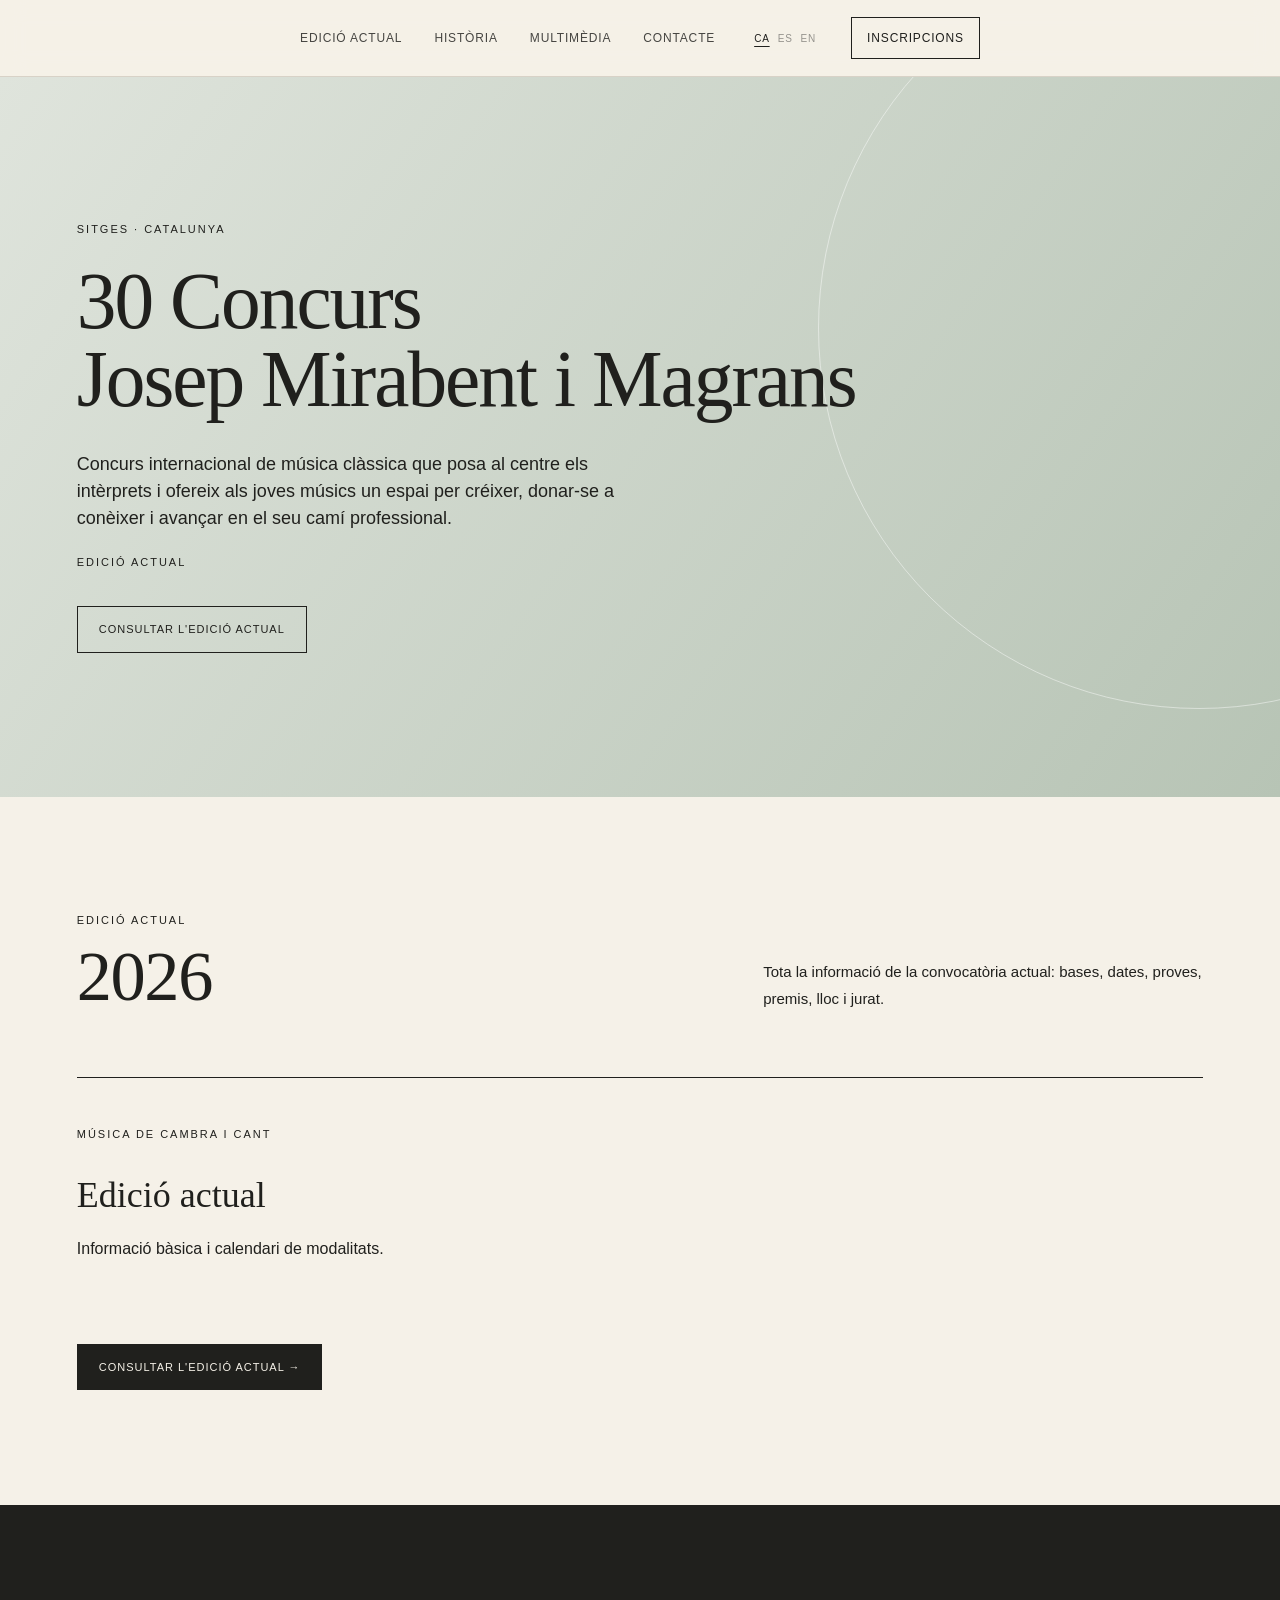
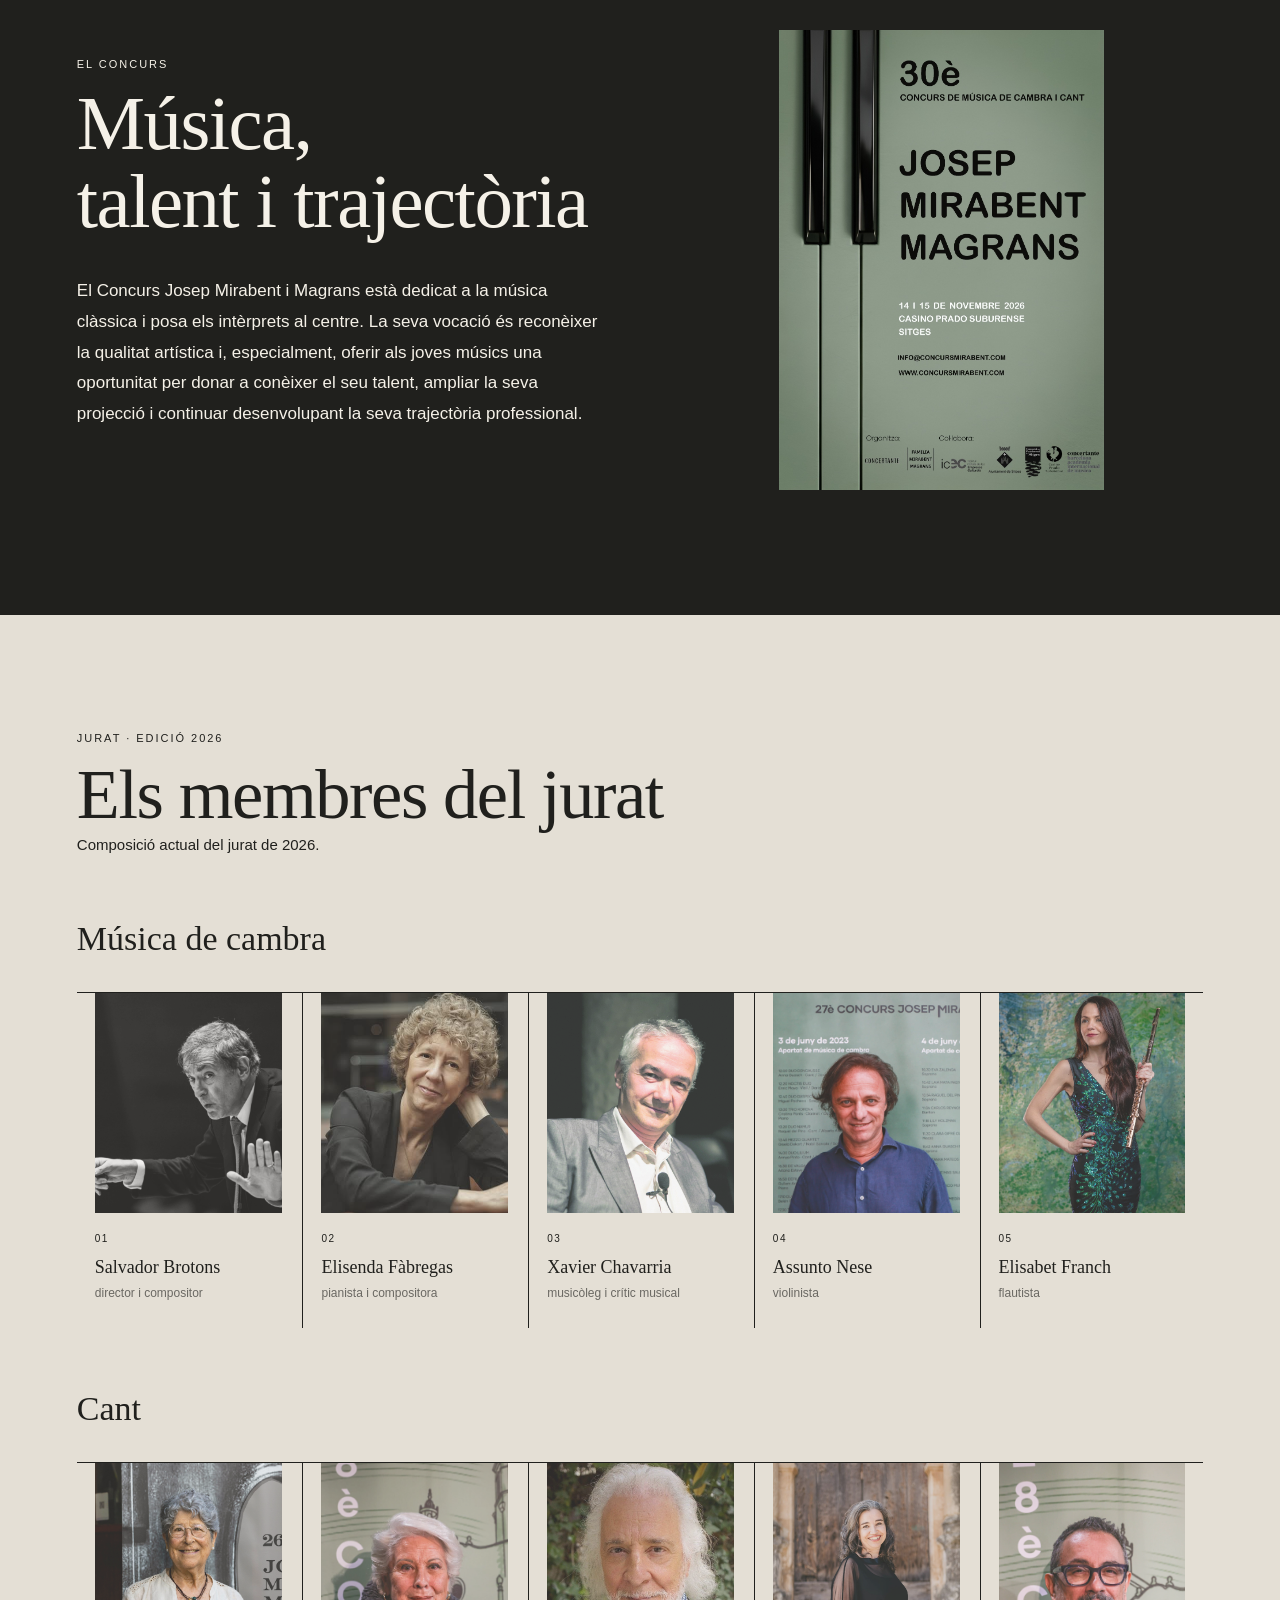
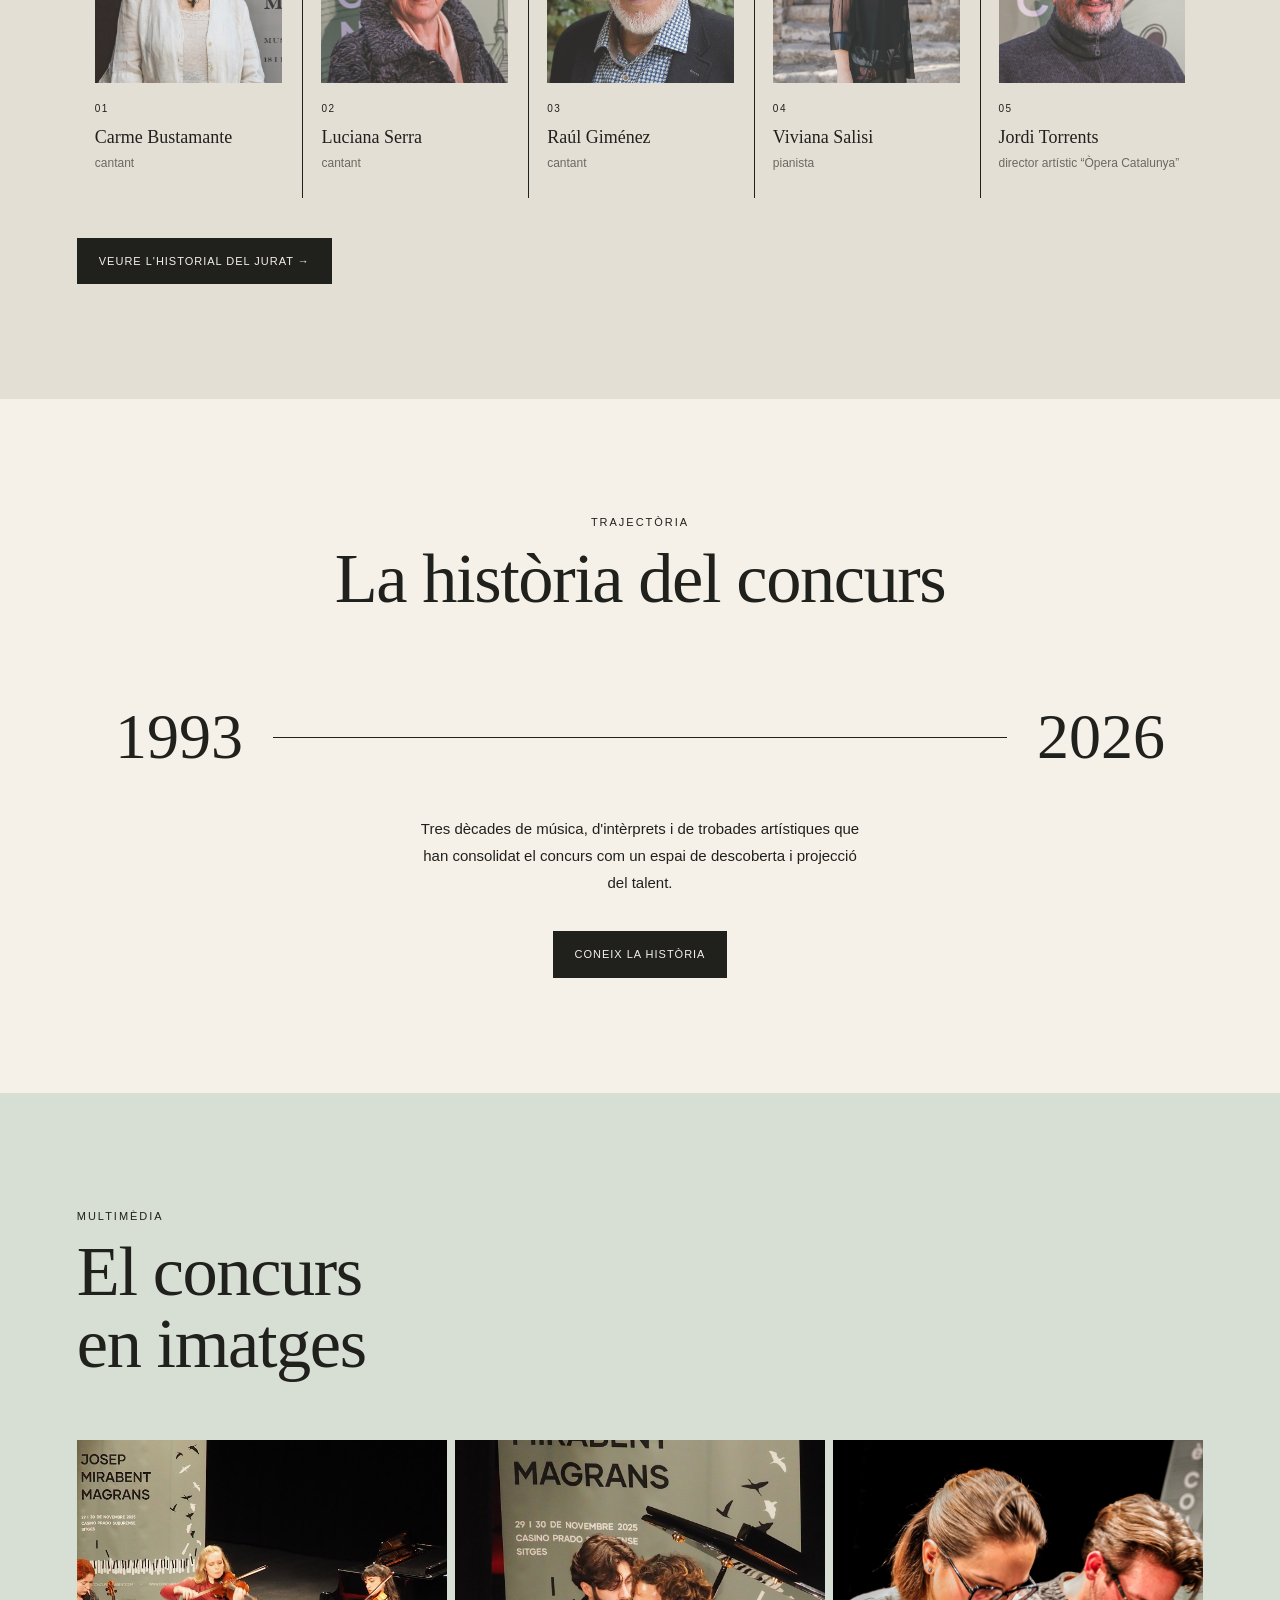
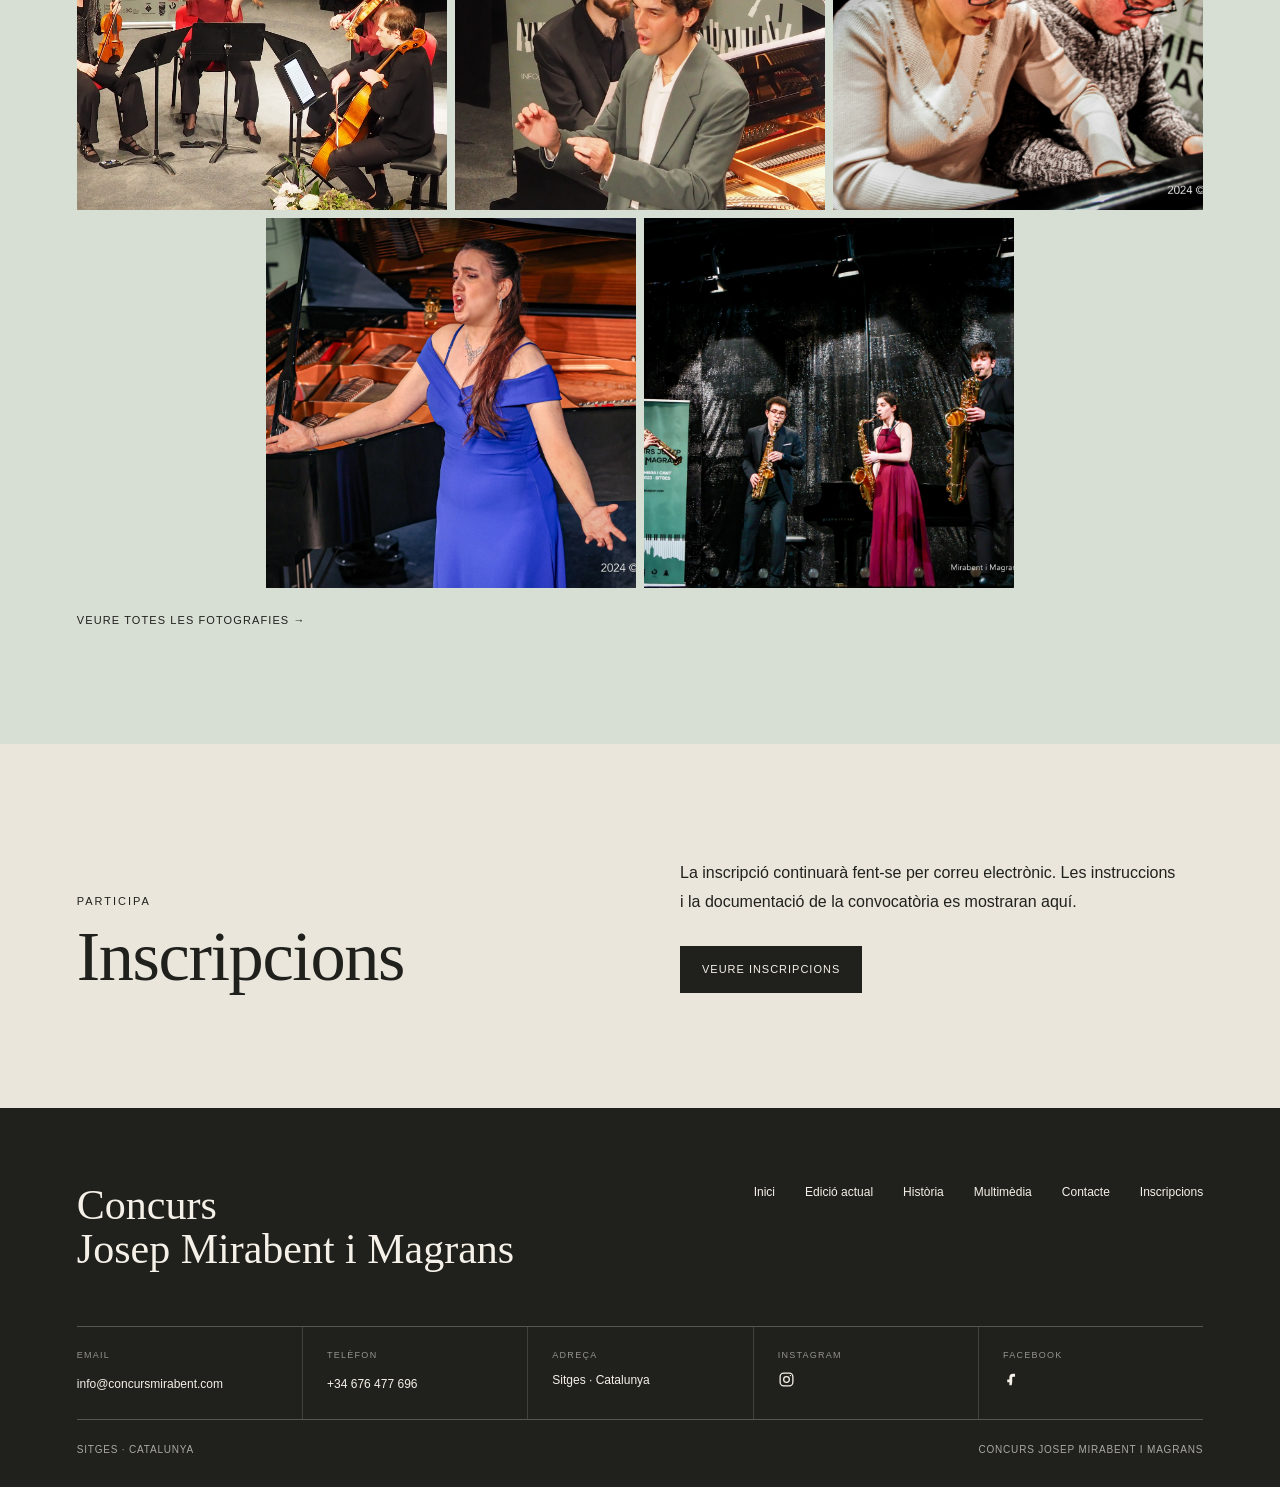
<file: index.html>
<!doctype html><html lang="ca"><head><meta charset="UTF-8"><meta name="viewport" content="width=device-width, initial-scale=1.0"><meta name="description" content="Concurs Josep Mirabent i Magrans — música de cambra i cant a Sitges."><title>Concurs Josep Mirabent i Magrans</title><link rel="preconnect" href="https://fonts.googleapis.com"><link rel="stylesheet" href="css/style.css"><style>.jury-home-note{max-width:560px;margin:0 0 55px;line-height:1.8;font-size:15px}.jury-home-group{margin-top:55px}.jury-home-group h3{font-family:'Playfair Display',Georgia,serif;font-size:34px;font-weight:400;margin-bottom:28px}.jury-home-grid{display:grid;grid-template-columns:repeat(5,1fr);gap:2px;border-top:1px solid #20201d}.jury-home-card{padding:0 18px 25px 0}.jury-home-card+.jury-home-card{border-left:1px solid #20201d;padding-left:18px}.jury-home-photo{width:100%;aspect-ratio:1/1;min-height:0;box-sizing:border-box;background:#d0d4cc;display:flex;align-items:center;justify-content:center;margin-bottom:18px;font-size:9px;letter-spacing:.14em;text-transform:uppercase;opacity:.8;overflow:hidden}.jury-home-photo img{width:100%;height:100%;object-fit:cover;display:block}.jury-home-photo img.carme-bustamante{object-position:5% center}.jury-home-photo img.assunto-nese{object-position:10% center}.jury-home-number{font-size:10px;letter-spacing:.15em;display:block;margin-bottom:8px}.jury-home-card strong{font-family:'Playfair Display',Georgia,serif;font-size:20px;font-weight:400}.jury-home-role{display:block;min-height:18px;margin-top:4px;font-size:12px;line-height:1.4;opacity:.62}.jury-home-link{margin-top:40px}@media(max-width:850px){.jury-home-grid{grid-template-columns:repeat(2,1fr)}.jury-home-card:nth-child(3){border-left:0;padding-left:0}.jury-home-card:nth-child(n+3){border-top:1px solid #20201d;padding-top:20px}}@media(max-width:480px){.jury-home-grid{grid-template-columns:1fr}.jury-home-card+.jury-home-card{border-left:0;padding-left:0;border-top:1px solid #20201d;padding-top:20px}}</style></head><body><header class="site-header" id="site-header"><nav class="nav container" aria-label="Navegació principal"><button class="menu-toggle" aria-label="Obrir menú" aria-expanded="false">☰</button><div class="nav-links"><a href="edicio.html">Edició actual</a><a href="historia.html">Història</a><a href="multimedia.html">Multimèdia</a><a href="contacte.html">Contacte</a><div class="language-switcher" aria-label="Idioma"><button type="button" data-lang="ca" class="active">CA</button><button type="button" data-lang="es">ES</button><button type="button" data-lang="en">EN</button></div><a class="nav-cta" href="inscripcions.html">Inscripcions</a></div></nav></header><main><section class="hero" id="concurs"><div class="container hero-inner"><p class="eyebrow">Sitges · Catalunya</p><h1>30 Concurs <br>Josep Mirabent i Magrans</h1><p class="hero-subtitle">Concurs internacional de música clàssica que posa al centre els intèrprets i ofereix als joves músics un espai per créixer, donar-se a conèixer i avançar en el seu camí professional.</p><p class="hero-edition">Edició actual</p><div class="hero-actions"><a class="button" href="edicio.html">Consultar l'edició actual</a></div></div></section><section class="section edition" id="edicio"><div class="container"><div class="section-heading"><div><p class="section-label">Edició actual</p><h2>2026</h2></div><p class="section-intro">Tota la informació de la convocatòria actual: bases, dates, proves, premis, lloc i jurat.</p></div><div class="edition-grid"><article class="edition-card"><p class="card-label">Música de cambra i Cant</p><h3>Edició actual</h3><p>Informació bàsica i calendari de modalitats.</p></article></div><a class="button button-dark section-button" href="edicio.html">Consultar l'edició actual →</a></div></section><section class="section about" id="concurs-info"><div class="container about-grid"><div><p class="section-label">El concurs</p><h2>Música,<br>talent i trajectòria</h2><p class="large-text">El Concurs Josep Mirabent i Magrans està dedicat a la música clàssica i posa els intèrprets al centre. La seva vocació és reconèixer la qualitat artística i, especialment, oferir als joves músics una oportunitat per donar a conèixer el seu talent, ampliar la seva projecció i continuar desenvolupant la seva trajectòria professional.</p></div><div class="about-mark image-slot" aria-label="Cartell de l’edició 2026"><img src="images/cartells/30.JPG" alt="Cartell del 30è Concurs Josep Mirabent i Magrans, edició 2026"></div></div></section><section class="section jury" id="jurat"><div class="container"><p class="section-label">Jurat · Edició 2026</p><h2>Els membres del jurat</h2><p class="jury-home-note">Composició actual del jurat de 2026.</p><div class="jury-home-group"><h3>Música de cambra</h3><div class="jury-home-grid"><article class="jury-home-card"><div class="jury-home-photo"><img src="images/jurat/actual/cambra/Captura%20de%20pantalla%202026-09-12%20a%20les%2022.30.31.png" alt="Salvador Brotons"></div><span class="jury-home-number">01</span><strong>Salvador Brotons</strong><span class="jury-home-role">director i compositor</span></article><article class="jury-home-card"><div class="jury-home-photo"><img src="images/jurat/actual/cambra/elisenda_fabregas_4.jpeg" alt="Elisenda Fàbregas"></div><span class="jury-home-number">02</span><strong>Elisenda Fàbregas</strong><span class="jury-home-role">pianista i compositora</span></article><article class="jury-home-card"><div class="jury-home-photo"><img src="images/jurat/actual/cambra/xavier-chavarria_1%20(1)-min.jpeg" alt="Xavier Chavarria"></div><span class="jury-home-number">03</span><strong>Xavier Chavarria</strong><span class="jury-home-role">musicòleg i crític musical</span></article><article class="jury-home-card"><div class="jury-home-photo"><img class="assunto-nese" src="images/jurat/actual/cambra/assunto_nese_2-min.jpeg" alt="Assunto Nese"></div><span class="jury-home-number">04</span><strong>Assunto Nese</strong><span class="jury-home-role">violinista</span></article><article class="jury-home-card"><div class="jury-home-photo"><img src="images/jurat/actual/cambra/elisabet_franch2.jpg" alt="Elisabet Franch"></div><span class="jury-home-number">05</span><strong>Elisabet Franch</strong><span class="jury-home-role">flautista</span></article></div></div><div class="jury-home-group"><h3>Cant</h3><div class="jury-home-grid"><article class="jury-home-card"><div class="jury-home-photo"><img class="carme-bustamante" src="images/jurat/actual/cant/carme%20bustamante_1%20(1)-min.jpeg" alt="Carme Bustamante"></div><span class="jury-home-number">01</span><strong>Carme Bustamante</strong><span class="jury-home-role">cantant</span></article><article class="jury-home-card"><div class="jury-home-photo"><img src="images/jurat/actual/cant/Captura%20de%20pantalla%202026-09-12%20a%20les%2022.38.30.png" alt="Luciana Serra"></div><span class="jury-home-number">02</span><strong>Luciana Serra</strong><span class="jury-home-role">cantant</span></article><article class="jury-home-card"><div class="jury-home-photo"><img src="images/jurat/actual/cant/raul%20gimenez_1.jpg" alt="Raúl Giménez"></div><span class="jury-home-number">03</span><strong>Raúl Giménez</strong><span class="jury-home-role">cantant</span></article><article class="jury-home-card"><div class="jury-home-photo"><img src="images/jurat/actual/cant/foto_viviana.jpg" alt="Viviana Salisi"></div><span class="jury-home-number">04</span><strong>Viviana Salisi</strong><span class="jury-home-role">pianista</span></article><article class="jury-home-card"><div class="jury-home-photo"><img class="jordi-torrents" src="images/jurat/actual/cant/Captura%20de%20pantalla%202026-09-12%20a%20les%2022.22.48.png" alt="Jordi Torrents"></div><span class="jury-home-number">05</span><strong>Jordi Torrents</strong><span class="jury-home-role">director artístic “Òpera Catalunya”</span></article></div></div><a class="button button-dark section-button jury-home-link" href="historia/historial-jurat.html">Veure l'historial del jurat →</a></div></section><section class="section history" id="historia"><div class="container history-inner"><p class="section-label">Trajectòria</p><h2>La història del concurs</h2><div class="timeline"><span>1993</span><i></i><span>2026</span></div><p class="section-intro centered">Tres dècades de música, d'intèrprets i de trobades artístiques que han consolidat el concurs com un espai de descoberta i projecció del talent.</p><a class="button button-dark section-button" href="historia.html">Coneix la història</a></div></section><section class="section media" id="multimedia"><div class="container"><p class="section-label">Multimèdia</p><h2>El concurs<br>en imatges</h2><a class="media-home-gallery" href="multimedia.html#fotografies" aria-label="Veure totes les fotografies a Multimèdia"><div class="media-home-grid"><div class="media-home-photo"><img src="images/multimedia/2025/cambra/jouska-quartet-2025.JPG" alt="Música de Cambra 2025" loading="lazy"></div><div class="media-home-photo"><img src="images/multimedia/2025/cant/2025_cant.jpg" alt="Cant 2025" loading="lazy"></div><div class="media-home-photo"><img src="images/multimedia/2024/cambra/2024_cambra.jpg" alt="Música de Cambra 2024" loading="lazy"></div><div class="media-home-photo"><img src="images/multimedia/2024/cant/2024_cant.jpg" alt="Cant 2024" loading="lazy"></div><div class="media-home-photo"><img src="images/multimedia/2023/cambra/2023_cambra.jpg" alt="Música de Cambra 2023" loading="lazy"></div></div><span class="media-home-link">Veure totes les fotografies →</span></a></div></section><section class="section registration" id="inscripcions"><div class="container registration-inner"><div><p class="section-label">Participa</p><h2>Inscripcions</h2></div><div><p data-i18n-key="registration-hero-text">La inscripció continuarà fent-se per correu electrònic. Les instruccions i la documentació de la convocatòria es mostraran aquí.</p><a class="button button-dark" href="inscripcions.html">Veure inscripcions</a></div></div></section></main><footer class="footer" id="contacte"><div class="container footer-top"><div><h2>Concurs<br>Josep Mirabent i Magrans</h2></div><div class="footer-links"><a href="index.html">Inici</a><a href="edicio.html">Edició actual</a><a href="historia.html">Història</a><a href="multimedia.html">Multimèdia</a><a href="contacte.html">Contacte</a><a href="inscripcions.html">Inscripcions</a></div></div><div class="container footer-contact"><div><span>Email</span><a href="mailto:info@concursmirabent.com">info@concursmirabent.com</a></div><div><span>Telèfon</span><a href="tel:+34676477696">+34 676 477 696</a></div><div><span>Adreça</span><p>Sitges · Catalunya</p></div><div class="footer-social"><span>Instagram</span><a href="https://www.instagram.com/concurs_mirabent_magrans/" target="_blank" rel="noopener noreferrer" aria-label="Instagram"><svg viewBox="0 0 24 24" aria-hidden="true"><rect x="3" y="3" width="18" height="18" rx="5" fill="none" stroke="currentColor" stroke-width="1.8"/><circle cx="12" cy="12" r="4" fill="none" stroke="currentColor" stroke-width="1.8"/><circle cx="17.5" cy="6.5" r="1" fill="currentColor"/></svg></a></div><div class="footer-social"><span>Facebook</span><a href="https://www.facebook.com/concursjmm/" target="_blank" rel="noopener noreferrer" aria-label="Facebook"><svg viewBox="0 0 24 24" aria-hidden="true"><path d="M14 8h3V4h-3c-3.3 0-5 1.9-5 5v3H6v3h4v4h4v-4h3.2l.8-4H13V9c0-.7.3-1 1-1Z" fill="currentColor"/></svg></a></div></div><div class="container footer-bottom"><span>Sitges · Catalunya</span><span>Concurs Josep Mirabent i Magrans</span></div></footer><script src="js/script.js"></script></body></html>
</file>
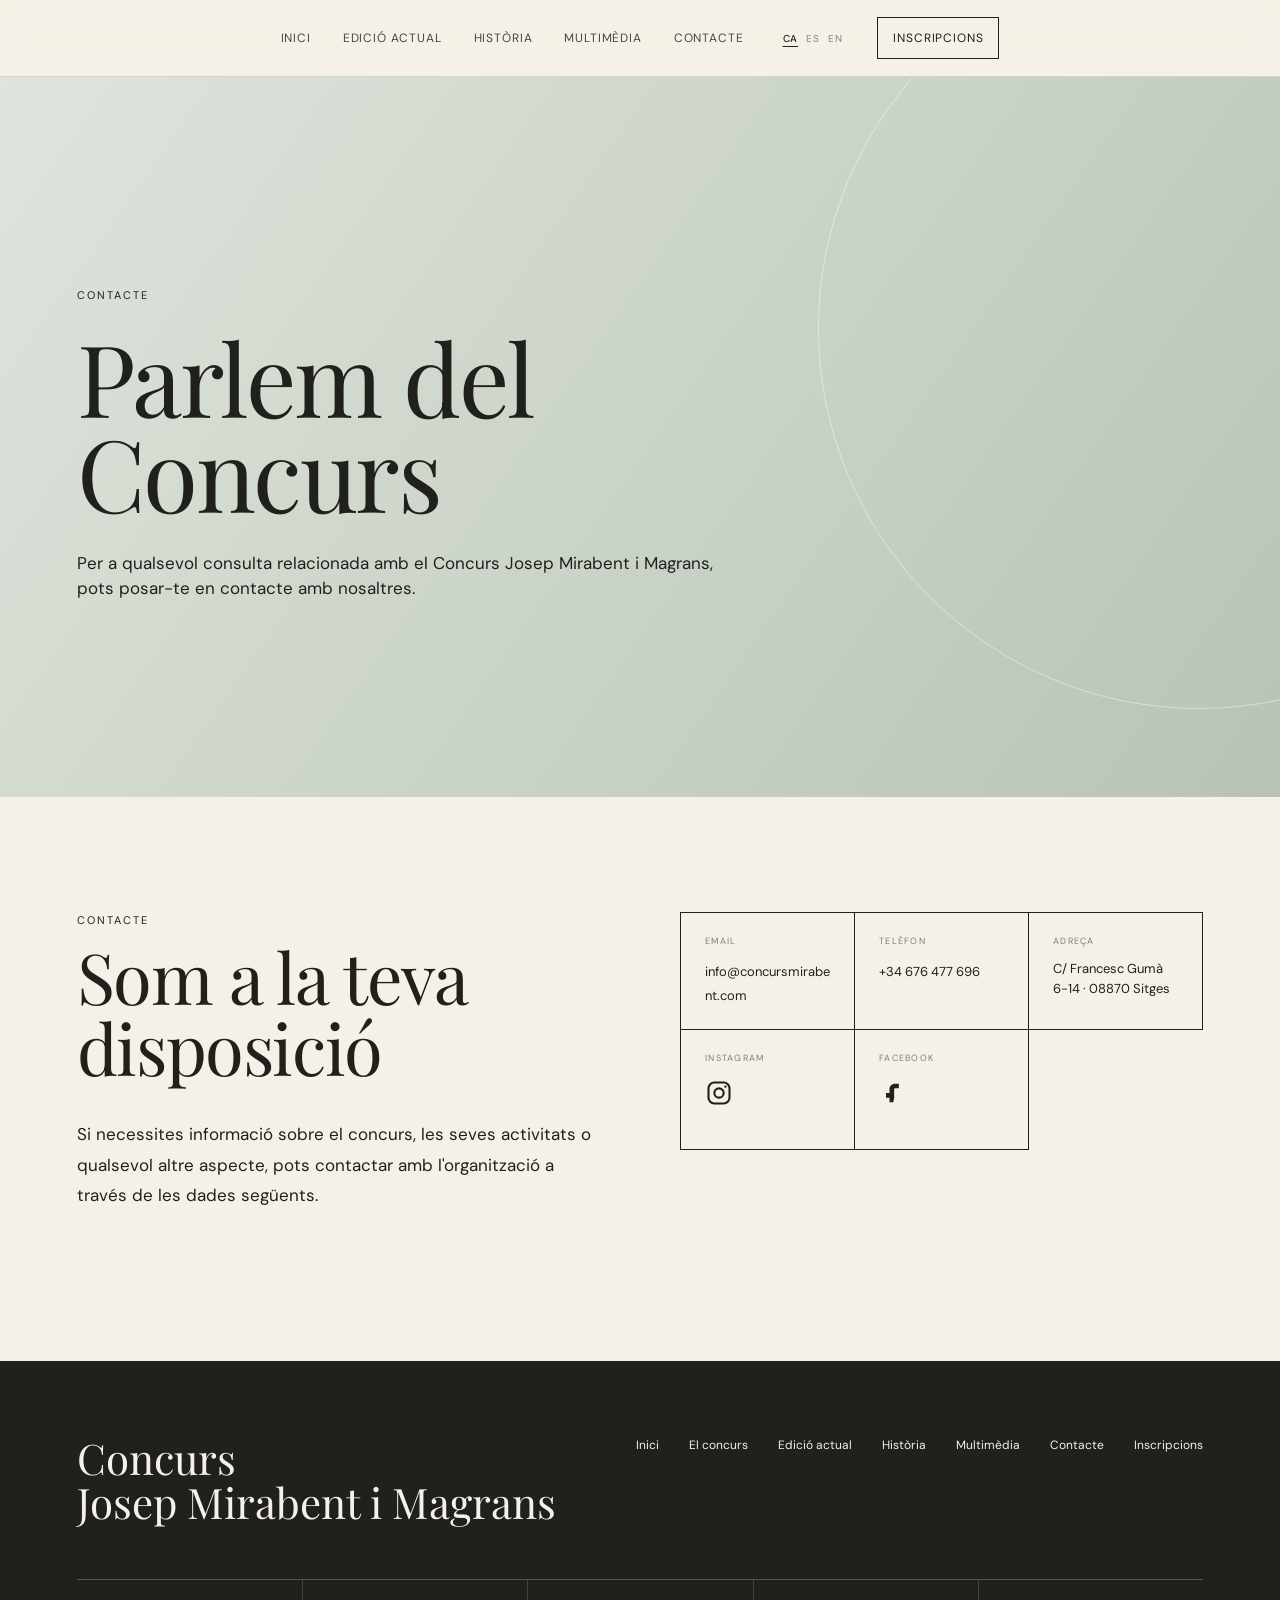
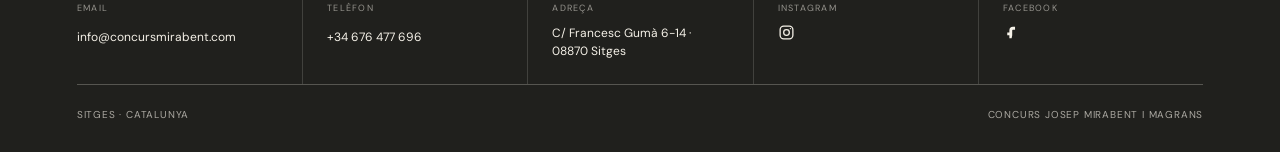
<file: contacte.html>
<!doctype html>
<html lang="ca">
<head>
  <meta charset="UTF-8"><meta name="viewport" content="width=device-width, initial-scale=1.0">
  <meta name="description" content="Contacte del Concurs Josep Mirabent i Magrans.">
  <title>Contacte — Concurs Josep Mirabent i Magrans</title>
  <link rel="preconnect" href="https://fonts.googleapis.com"><link rel="preconnect" href="https://fonts.gstatic.com" crossorigin>
  <link href="https://fonts.googleapis.com/css2?family=DM+Sans:wght@400;500;600&family=Playfair+Display:wght@400;500;600&display=swap" rel="stylesheet">
  <link rel="stylesheet" href="css/style.css">
</head>
<body>
<header class="site-header" id="site-header"><nav class="nav container" aria-label="Navegació principal"><button class="menu-toggle" aria-label="Obrir menú" aria-expanded="false">☰</button><div class="nav-links"><a href="index.html">Inici</a><a href="el-concurs.html">El concurs</a><a href="edicio.html">Edició actual</a><a href="historia.html">Història</a><a href="multimedia.html">Multimèdia</a><a href="contacte.html">Contacte</a><a class="nav-cta" href="inscripcions.html">Inscripcions</a></div></nav></header>
<main><section class="hero page-hero"><div class="container hero-inner"><p class="eyebrow">Contacte</p><h1>Parlem del<br>Concurs</h1><p class="hero-subtitle">Per a qualsevol consulta relacionada amb el Concurs Josep Mirabent i Magrans, pots posar-te en contacte amb nosaltres.</p></div></section>
<section class="section contact-page"><div class="container contact-grid"><div><p class="section-label">Contacte</p><h2>Som a la teva<br>disposició</h2><p class="large-text">Si necessites informació sobre el concurs, les seves activitats o qualsevol altre aspecte, pots contactar amb l'organització a través de les dades següents.</p></div><div class="contact-details"><div class="contact-detail"><span>Email</span><a href="mailto:info@concursmirabent.com">info@concursmirabent.com</a></div><div class="contact-detail"><span>Telèfon</span><a href="tel:+34676477696">+34 676 477 696</a></div><div class="contact-detail"><span>Adreça</span><p>C/ Francesc Gumà 6-14 · 08870 Sitges</p></div><div class="contact-detail"><span>Instagram</span><a href="https://www.instagram.com/concurs_mirabent_magrans/" target="_blank" rel="noopener noreferrer">Instagram</a></div><div class="contact-detail"><span>Facebook</span><a href="https://www.facebook.com/concursjmm/" target="_blank" rel="noopener noreferrer">Facebook</a></div></div></div></section></main>
<footer class="footer" id="footer"><div class="container footer-top"><div><h2>Concurs<br>Josep Mirabent i Magrans</h2></div><div class="footer-links"><a href="index.html">Inici</a><a href="el-concurs.html">El concurs</a><a href="edicio.html">Edició actual</a><a href="historia.html">Història</a><a href="multimedia.html">Multimèdia</a><a href="contacte.html">Contacte</a><a href="inscripcions.html">Inscripcions</a></div></div><div class="container footer-contact"><div><span>Email</span><a href="mailto:info@concursmirabent.com">info@concursmirabent.com</a></div><div><span>Telèfon</span><a href="tel:+34676477696">+34 676 477 696</a></div><div><span>Adreça</span><p>C/ Francesc Gumà 6-14 · 08870 Sitges</p></div><div class="footer-social"><span>Instagram</span><a href="https://www.instagram.com/concurs_mirabent_magrans/" target="_blank" rel="noopener noreferrer" aria-label="Instagram"><svg viewBox="0 0 24 24" aria-hidden="true"><rect x="3" y="3" width="18" height="18" rx="5" fill="none" stroke="currentColor" stroke-width="1.8"/><circle cx="12" cy="12" r="4" fill="none" stroke="currentColor" stroke-width="1.8"/><circle cx="17.5" cy="6.5" r="1" fill="currentColor"/></svg></a></div><div class="footer-social"><span>Facebook</span><a href="https://www.facebook.com/concursjmm/" target="_blank" rel="noopener noreferrer" aria-label="Facebook"><svg viewBox="0 0 24 24" aria-hidden="true"><path d="M14 8h3V4h-3c-3.3 0-5 1.9-5 5v3H6v4h3v4h4v-4h3.2l.8-4H13V9c0-.7.3-1 1-1Z" fill="currentColor"/></svg></a></div></div><div class="container footer-bottom"><span>Sitges · Catalunya</span><span>Concurs Josep Mirabent i Magrans</span></div></footer><script src="js/script.js"></script></body></html>
</file>
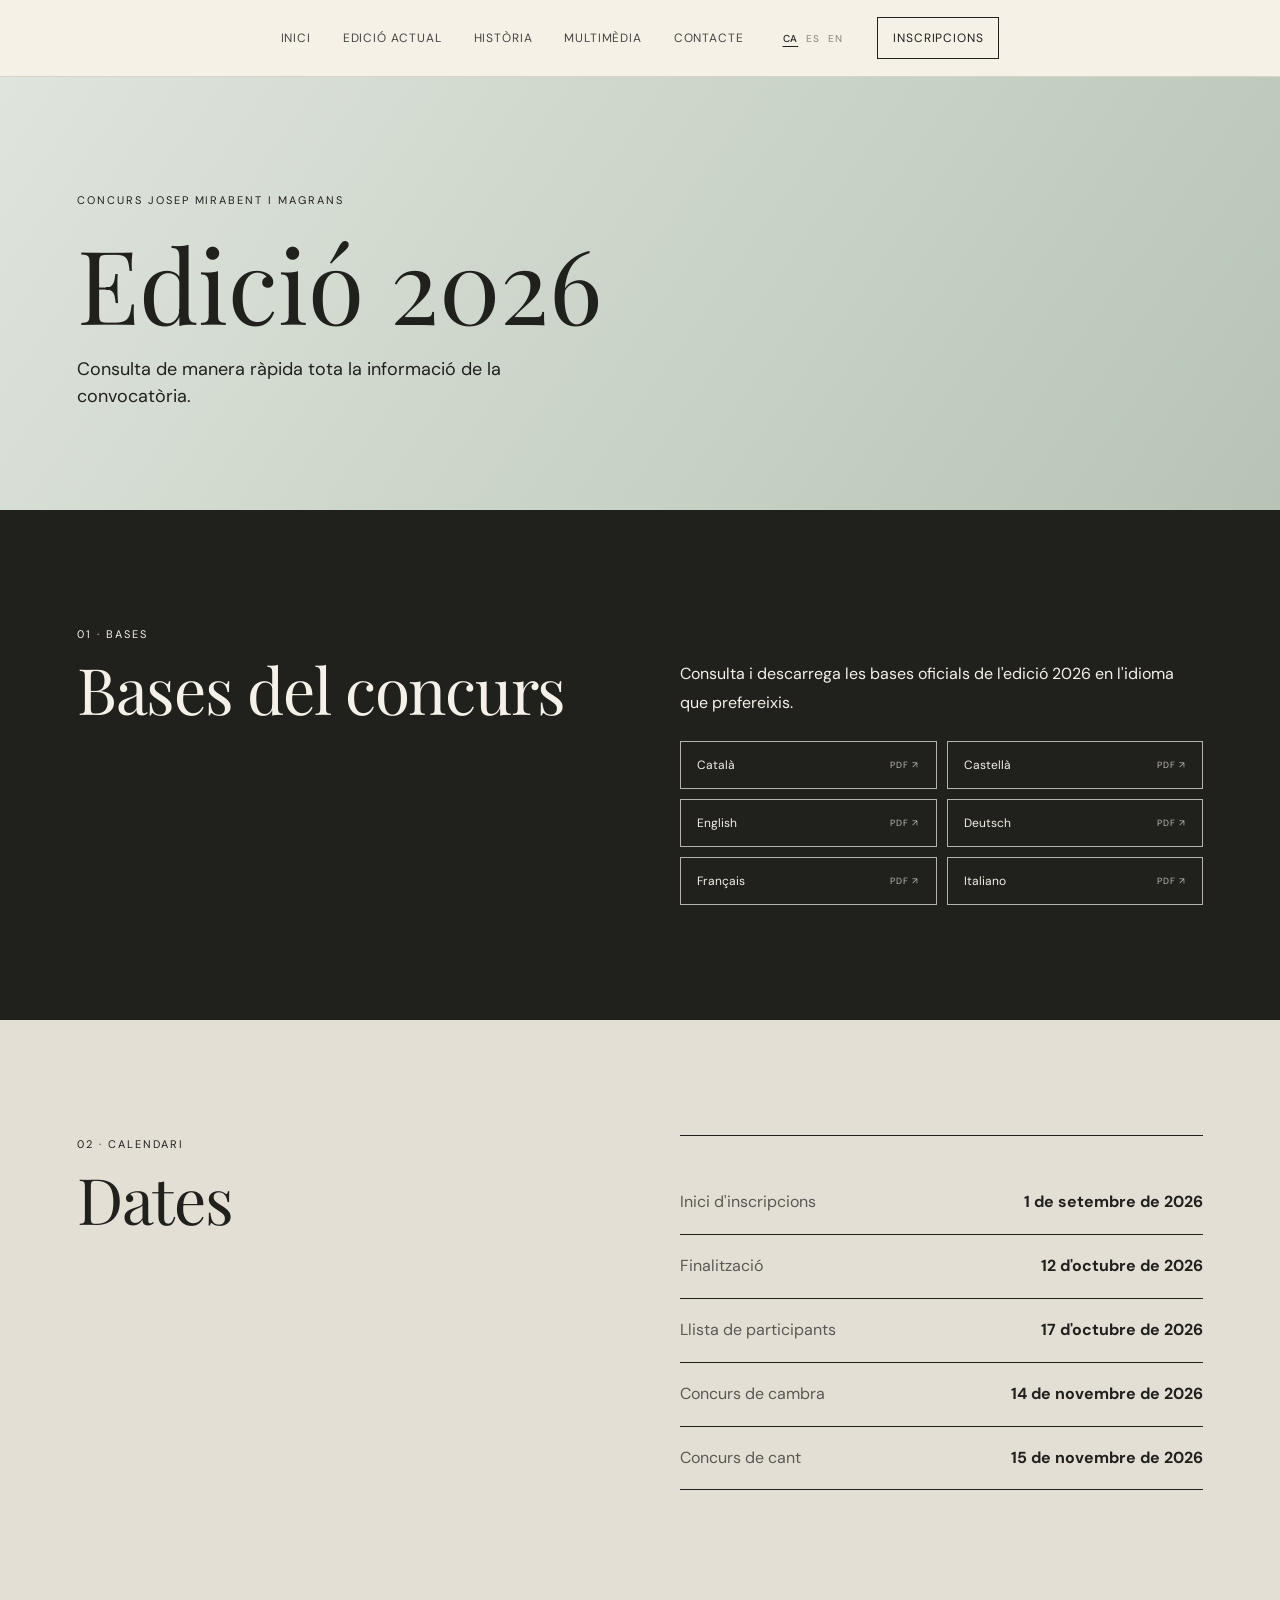
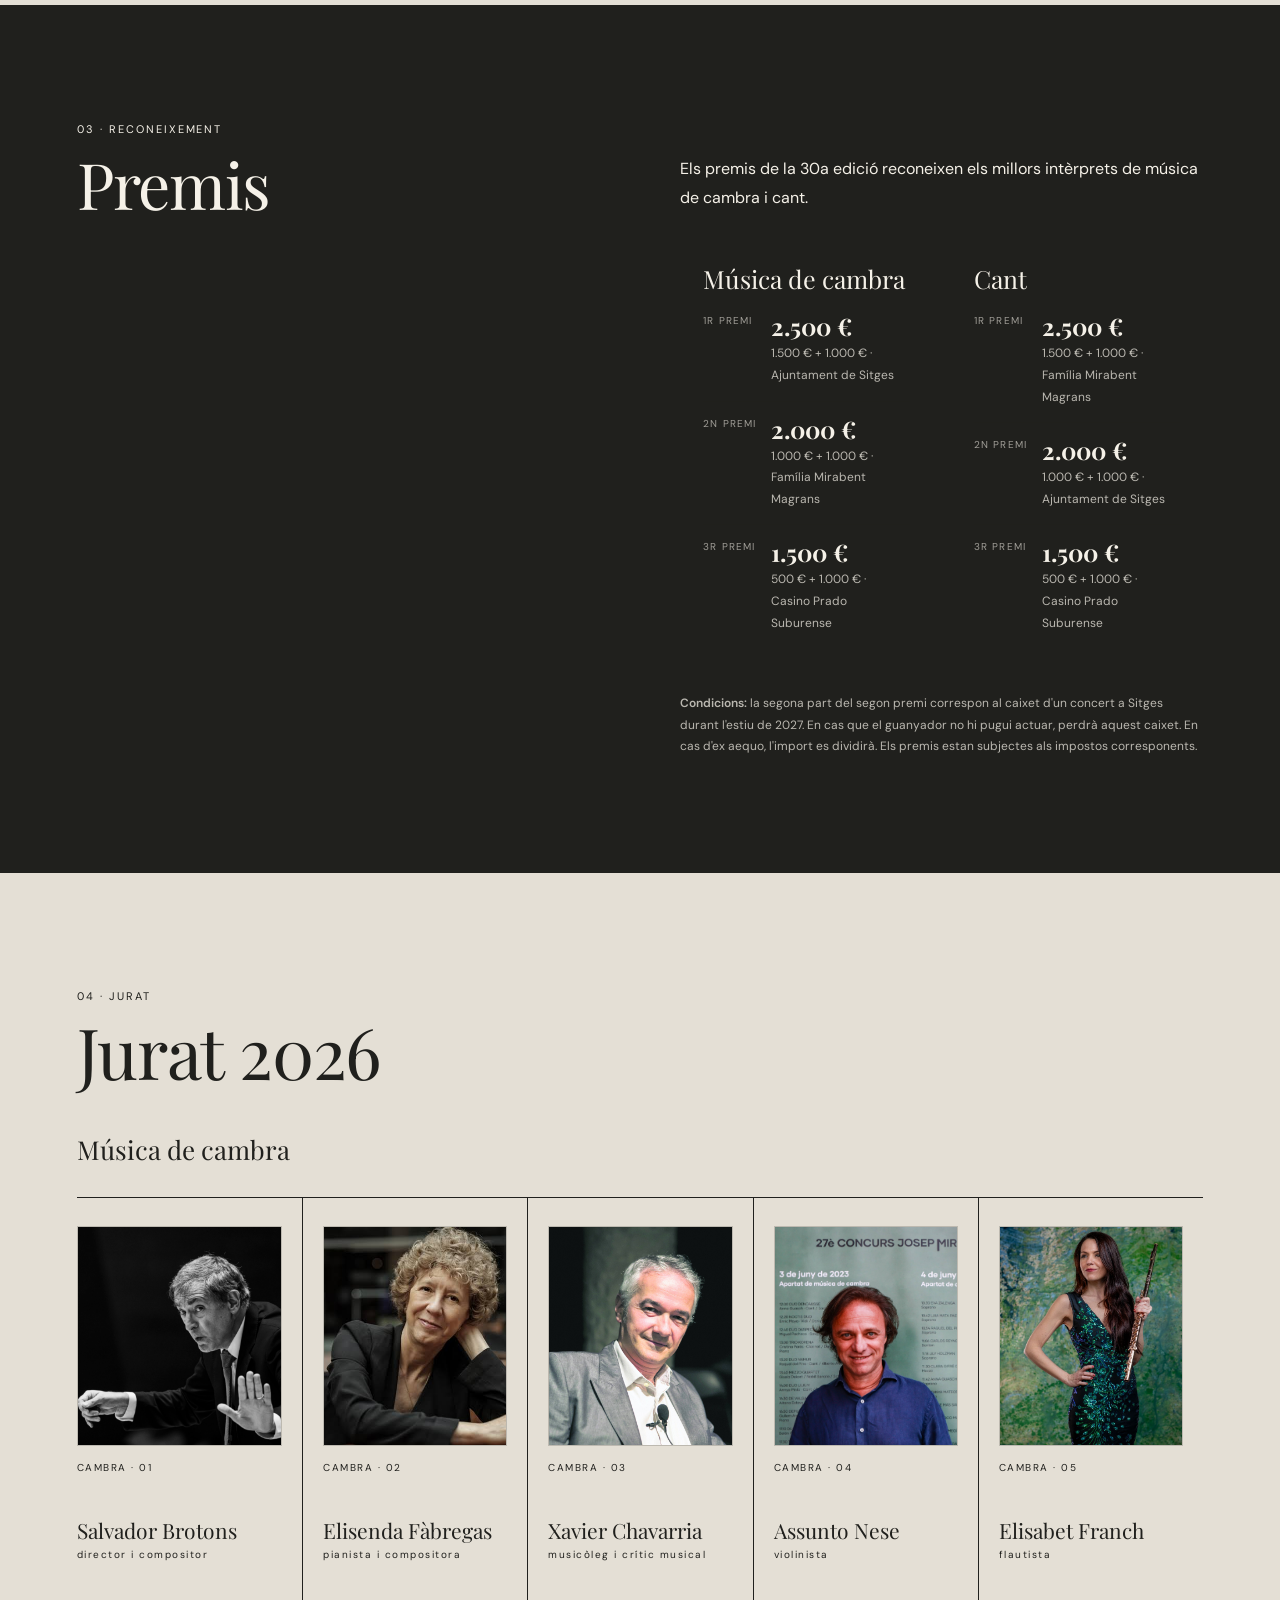
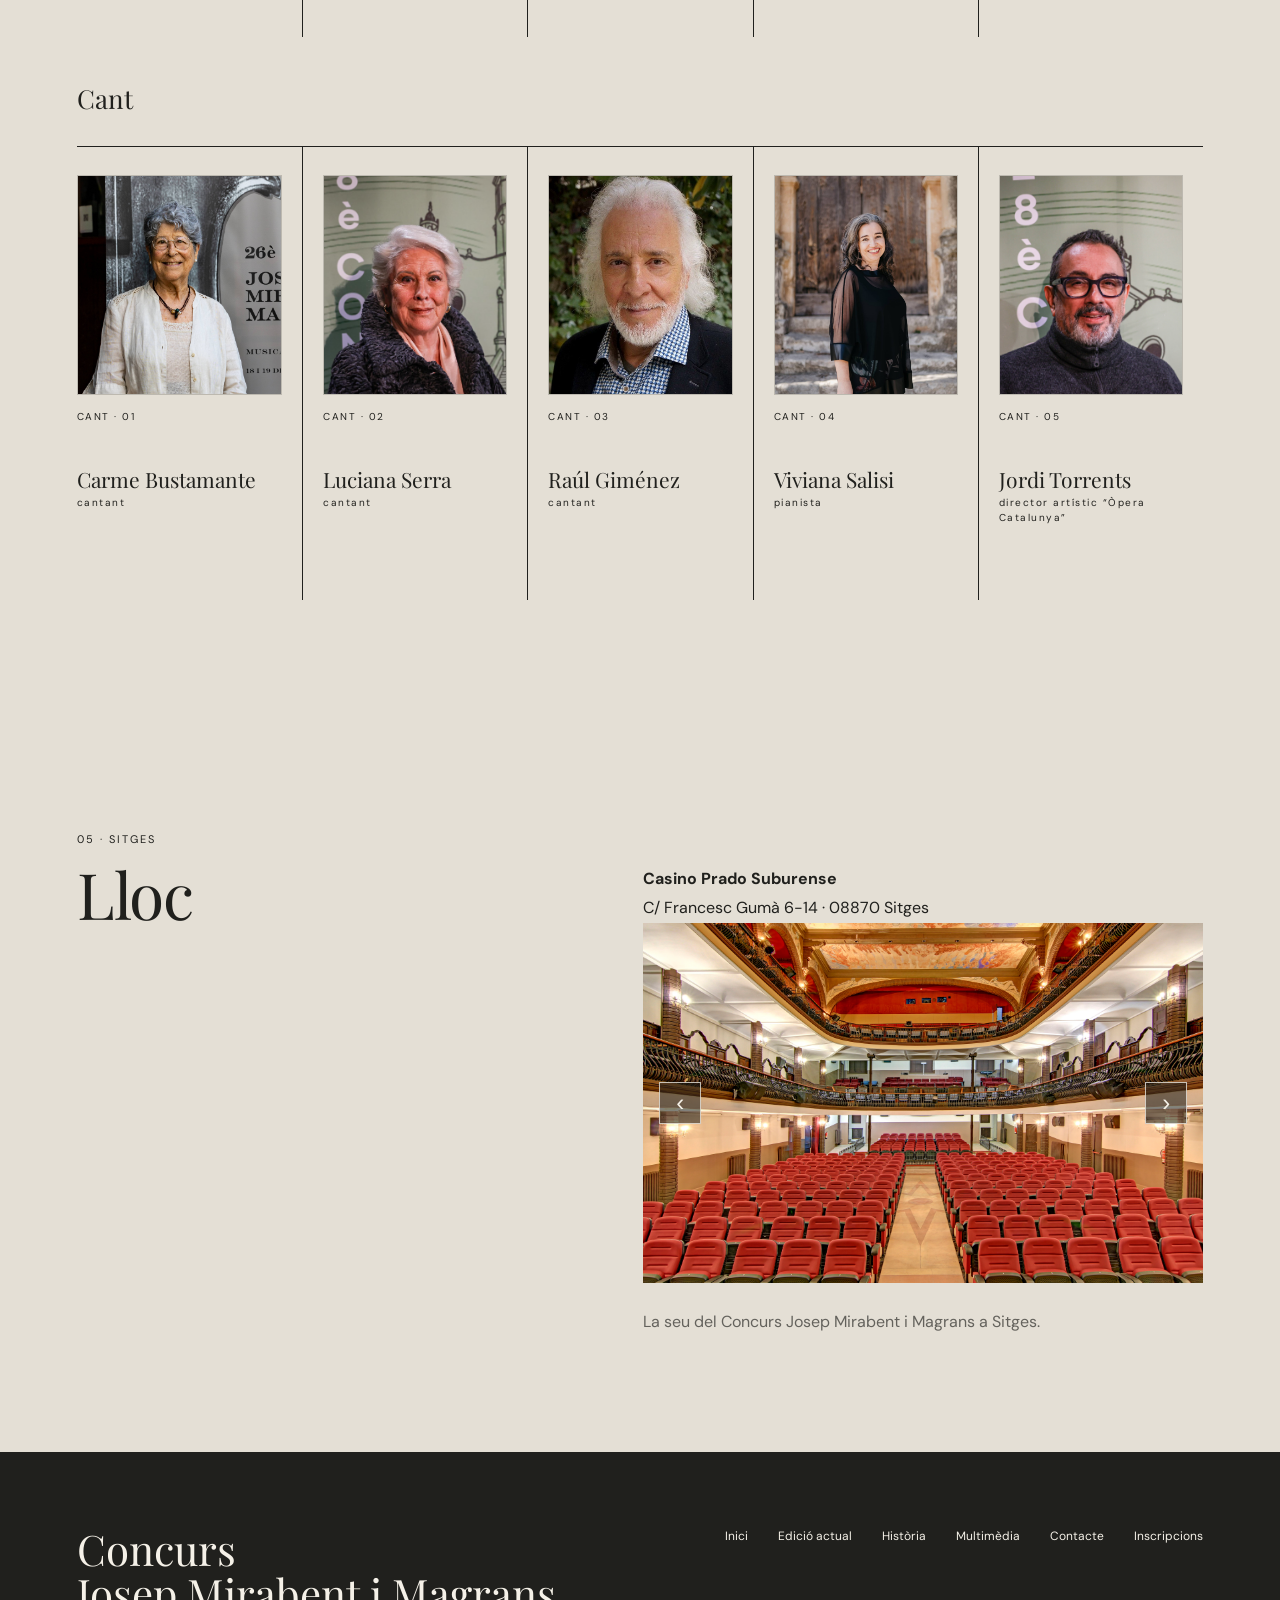
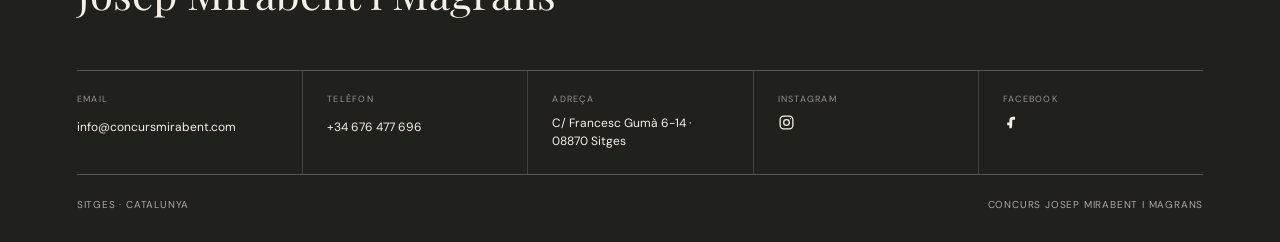
<file: edicio.html>
<!doctype html>
<html lang="ca">
<head>
<meta charset="UTF-8"><meta name="viewport" content="width=device-width, initial-scale=1.0"><title>Edició 2026 · Concurs Josep Mirabent i Magrans</title>
<link rel="preconnect" href="https://fonts.googleapis.com"><link rel="preconnect" href="https://fonts.gstatic.com" crossorigin><link href="https://fonts.googleapis.com/css2?family=DM+Sans:wght@400;500;600&family=Playfair+Display:wght@400;500;600&display=swap" rel="stylesheet"><link rel="stylesheet" href="css/style.css">
<style>
.edition-bases-links{display:grid;grid-template-columns:repeat(2,minmax(0,1fr));gap:10px;margin-top:24px}.edition-bases-links a{display:flex;justify-content:space-between;align-items:center;padding:14px 16px;border:1px solid rgba(245,241,232,.7);background:transparent;color:#f5f1e8;font-size:12px}.edition-bases-links a:hover{background:rgba(245,241,232,.12);text-decoration:none}.edition-bases-links span{font-size:9px;letter-spacing:.12em;text-transform:uppercase;opacity:.75}.page-jury{margin-top:28px}.page-jury-label{margin-top:42px;margin-bottom:8px;font-family:'Playfair Display',Georgia,serif;font-size:26px;font-weight:400}.page-jury article{display:flex;flex-direction:column;min-width:0}.jury-photo{width:100%;aspect-ratio:1/1;background:#e9e4da;border:1px solid rgba(32,32,29,.22);display:flex;align-items:center;justify-content:center;margin-bottom:14px;overflow:hidden}.jury-photo span{font-size:9px;letter-spacing:.14em;text-transform:uppercase;opacity:.5}.jury-photo img{width:100%;height:100%;object-fit:cover;display:block}.jury-photo img.carme-bustamante{object-position:5% center}.jury-photo img.assunto-nese{object-position:10% center}.prizes-grid{display:grid;grid-template-columns:repeat(2,minmax(0,1fr));gap:18px;margin-top:24px}.prize-group{border:1px solid rgba(32,32,29,.28);padding:22px}.prize-group h3{font-family:'Playfair Display',Georgia,serif;font-size:25px;font-weight:400;margin-bottom:16px}.prize-row{display:grid;grid-template-columns:56px 1fr auto;gap:12px;align-items:start;padding:14px 0;border-top:1px solid rgba(32,32,29,.16)}.prize-row:first-of-type{border-top:0;padding-top:0}.prize-position{font-size:10px;letter-spacing:.12em;text-transform:uppercase;opacity:.6}.prize-amount{font-family:'Playfair Display',Georgia,serif;font-size:24px;line-height:1.1;white-space:nowrap}.prize-detail{font-size:12px;line-height:1.5;opacity:.72}.prize-note{margin-top:22px;font-size:12px;line-height:1.6;opacity:.72}.prize-note strong{font-weight:600;opacity:1}@media(max-width:700px){.edition-bases-links{grid-template-columns:1fr}.prizes-grid{grid-template-columns:1fr}.prize-row{grid-template-columns:48px 1fr}.prize-amount{grid-column:2;font-size:22px}}
</style></head><body>
<header class="site-header" id="site-header"><nav class="nav container" aria-label="Navegació principal"><button class="menu-toggle" aria-label="Obrir menú" aria-expanded="false">☰</button><div class="nav-links"><a href="index.html">Inici</a><a href="edicio.html" aria-current="page">Edició actual</a><a href="historia.html">Història</a><a href="multimedia.html">Multimèdia</a><a href="contacte.html">Contacte</a><a class="nav-cta" href="inscripcions.html">Inscripcions</a></div></nav></header>
<main><section class="edition-hero"><div class="container"><p class="eyebrow">Concurs Josep Mirabent i Magrans</p><h1>Edició 2026</h1><p>Consulta de manera ràpida tota la informació de la convocatòria.</p></div></section>
<section class="section detail-section" id="bases"><div class="container detail-grid"><div><p class="section-label">01 · Bases</p><h2>Bases del concurs</h2></div><div><p>Consulta i descarrega les bases oficials de l'edició 2026 en l'idioma que prefereixis.</p><div class="edition-bases-links"><a href="documents/bases/2026_CAT.pdf" target="_blank" rel="noopener noreferrer">Català <span>PDF ↗</span></a><a href="documents/bases/2026_CAST.pdf" target="_blank" rel="noopener noreferrer">Castellà <span>PDF ↗</span></a><a href="documents/bases/2026_EN.pdf" target="_blank" rel="noopener noreferrer">English <span>PDF ↗</span></a><a href="documents/bases/2026_DEU.pdf" target="_blank" rel="noopener noreferrer">Deutsch <span>PDF ↗</span></a><a href="documents/bases/2026_FR.pdf" target="_blank" rel="noopener noreferrer">Français <span>PDF ↗</span></a><a href="documents/bases/2026_IT.pdf" target="_blank" rel="noopener noreferrer">Italiano <span>PDF ↗</span></a></div></div></div></section>
<section class="section detail-section light" id="dates"><div class="container detail-grid"><div><p class="section-label">02 · Calendari</p><h2>Dates</h2></div><div class="facts"><p><span>Inici d'inscripcions</span><strong>1 de setembre de 2026</strong></p><p><span>Finalització</span><strong>12 d'octubre de 2026</strong></p><p><span>Llista de participants</span><strong>17 d'octubre de 2026</strong></p><p><span>Concurs de cambra</span><strong>14 de novembre de 2026</strong></p><p><span>Concurs de cant</span><strong>15 de novembre de 2026</strong></p></div></div></section>
<section class="section detail-section" id="premis"><div class="container detail-grid"><div><p class="section-label">03 · Reconeixement</p><h2>Premis</h2></div><div><p>Els premis de la 30a edició reconeixen els millors intèrprets de música de cambra i cant.</p><div class="prizes-grid"><div class="prize-group"><h3>Música de cambra</h3><div class="prize-row"><span class="prize-position">1r premi</span><div><strong class="prize-amount">2.500 €</strong><p class="prize-detail">1.500 € + 1.000 € · Ajuntament de Sitges</p></div></div><div class="prize-row"><span class="prize-position">2n premi</span><div><strong class="prize-amount">2.000 €</strong><p class="prize-detail">1.000 € + 1.000 € · Família Mirabent Magrans</p></div></div><div class="prize-row"><span class="prize-position">3r premi</span><div><strong class="prize-amount">1.500 €</strong><p class="prize-detail">500 € + 1.000 € · Casino Prado Suburense</p></div></div></div><div class="prize-group"><h3>Cant</h3><div class="prize-row"><span class="prize-position">1r premi</span><div><strong class="prize-amount">2.500 €</strong><p class="prize-detail">1.500 € + 1.000 € · Família Mirabent Magrans</p></div></div><div class="prize-row"><span class="prize-position">2n premi</span><div><strong class="prize-amount">2.000 €</strong><p class="prize-detail">1.000 € + 1.000 € · Ajuntament de Sitges</p></div></div><div class="prize-row"><span class="prize-position">3r premi</span><div><strong class="prize-amount">1.500 €</strong><p class="prize-detail">500 € + 1.000 € · Casino Prado Suburense</p></div></div></div></div><p class="prize-note"><strong>Condicions:</strong> la segona part del segon premi correspon al caixet d'un concert a Sitges durant l'estiu de 2027. En cas que el guanyador no hi pugui actuar, perdrà aquest caixet. En cas d'ex aequo, l'import es dividirà. Els premis estan subjectes als impostos corresponents.</p></div></div></section>
<section class="section detail-section light" id="jurat"><div class="container"><p class="section-label">04 · Jurat</p><h2>Jurat 2026</h2><p class="page-jury-label">Música de cambra</p><div class="jury-grid page-jury"><article><div class="jury-photo"><img src="images/jurat/actual/cambra/Captura%20de%20pantalla%202026-09-12%20a%20les%2022.30.31.png" alt="Salvador Brotons"></div><span>CAMBRA · 01</span><strong>Salvador Brotons</strong><span class="jury-role">director i compositor</span></article><article><div class="jury-photo"><img src="images/jurat/actual/cambra/elisenda_fabregas_4.jpeg" alt="Elisenda Fàbregas"></div><span>CAMBRA · 02</span><strong>Elisenda Fàbregas</strong><span class="jury-role">pianista i compositora</span></article><article><div class="jury-photo"><img src="images/jurat/actual/cambra/xavier-chavarria_1%20(1)-min.jpeg" alt="Xavier Chavarria"></div><span>CAMBRA · 03</span><strong>Xavier Chavarria</strong><span class="jury-role">musicòleg i crític musical</span></article><article><div class="jury-photo"><img class="assunto-nese" src="images/jurat/actual/cambra/assunto_nese_2-min.jpeg" alt="Assunto Nese"></div><span>CAMBRA · 04</span><strong>Assunto Nese</strong><span class="jury-role">violinista</span></article><article><div class="jury-photo"><img src="images/jurat/actual/cambra/elisabet_franch2.jpg" alt="Elisabet Franch"></div><span>CAMBRA · 05</span><strong>Elisabet Franch</strong><span class="jury-role">flautista</span></article></div><p class="page-jury-label">Cant</p><div class="jury-grid page-jury"><article><div class="jury-photo"><img class="carme-bustamante" src="images/jurat/actual/cant/carme%20bustamante_1%20(1)-min.jpeg" alt="Carme Bustamante"></div><span>CANT · 01</span><strong>Carme Bustamante</strong><span class="jury-role">cantant</span></article><article><div class="jury-photo"><img src="images/jurat/actual/cant/Captura%20de%20pantalla%202026-09-12%20a%20les%2022.38.30.png" alt="Luciana Serra"></div><span>CANT · 02</span><strong>Luciana Serra</strong><span class="jury-role">cantant</span></article><article><div class="jury-photo"><img src="images/jurat/actual/cant/raul%20gimenez_1.jpg" alt="Raúl Giménez"></div><span>CANT · 03</span><strong>Raúl Giménez</strong><span class="jury-role">cantant</span></article><article><div class="jury-photo"><img src="images/jurat/actual/cant/foto_viviana.jpg" alt="Viviana Salisi"></div><span>CANT · 04</span><strong>Viviana Salisi</strong><span class="jury-role">pianista</span></article><article><div class="jury-photo"><img src="images/jurat/actual/cant/Captura%20de%20pantalla%202026-09-12%20a%20les%2022.22.48.png" alt="Jordi Torrents"></div><span>CANT · 05</span><strong>Jordi Torrents</strong><span class="jury-role">director artístic “Òpera Catalunya”</span></article></div></div></section>
<section class="section detail-section light" id="lloc"><div class="container detail-grid"><div><p class="section-label">05 · Sitges</p><h2>Lloc</h2></div><div><p><strong>Casino Prado Suburense</strong><br>C/ Francesc Gumà 6-14 · 08870 Sitges</p><div class="venue-carousel-frame" data-carousel-path="images/casino-prado/" aria-label="Fotografies del Casino Prado Suburense"><button class="venue-carousel-control prev" type="button" aria-label="Imatge anterior">‹</button><button class="venue-carousel-control next" type="button" aria-label="Imatge següent">›</button></div><p class="muted">La seu del Concurs Josep Mirabent i Magrans a Sitges.</p></div></div></section></main>
<footer class="footer"><div class="container footer-top"><div><h2>Concurs<br>Josep Mirabent i Magrans</h2></div><div class="footer-links"><a href="index.html">Inici</a><a href="edicio.html">Edició actual</a><a href="historia.html">Història</a><a href="multimedia.html">Multimèdia</a><a href="contacte.html">Contacte</a><a href="inscripcions.html">Inscripcions</a></div></div><div class="container footer-contact"><div><span>Email</span><a href="mailto:info@concursmirabent.com">info@concursmirabent.com</a></div><div><span>Telèfon</span><a href="tel:+34676477696">+34 676 477 696</a></div><div><span>Adreça</span><p>C/ Francesc Gumà 6-14 · 08870 Sitges</p></div><div><span>Instagram</span><a href="https://www.instagram.com/concurs_mirabent_magrans/">Instagram</a></div><div><span>Facebook</span><a href="https://www.facebook.com/concursjmm/">Facebook</a></div></div><div class="container footer-bottom"><span>Sitges · Catalunya</span><span>Concurs Josep Mirabent i Magrans</span></div></footer><script src="js/script.js"></script></body></html>
</file>
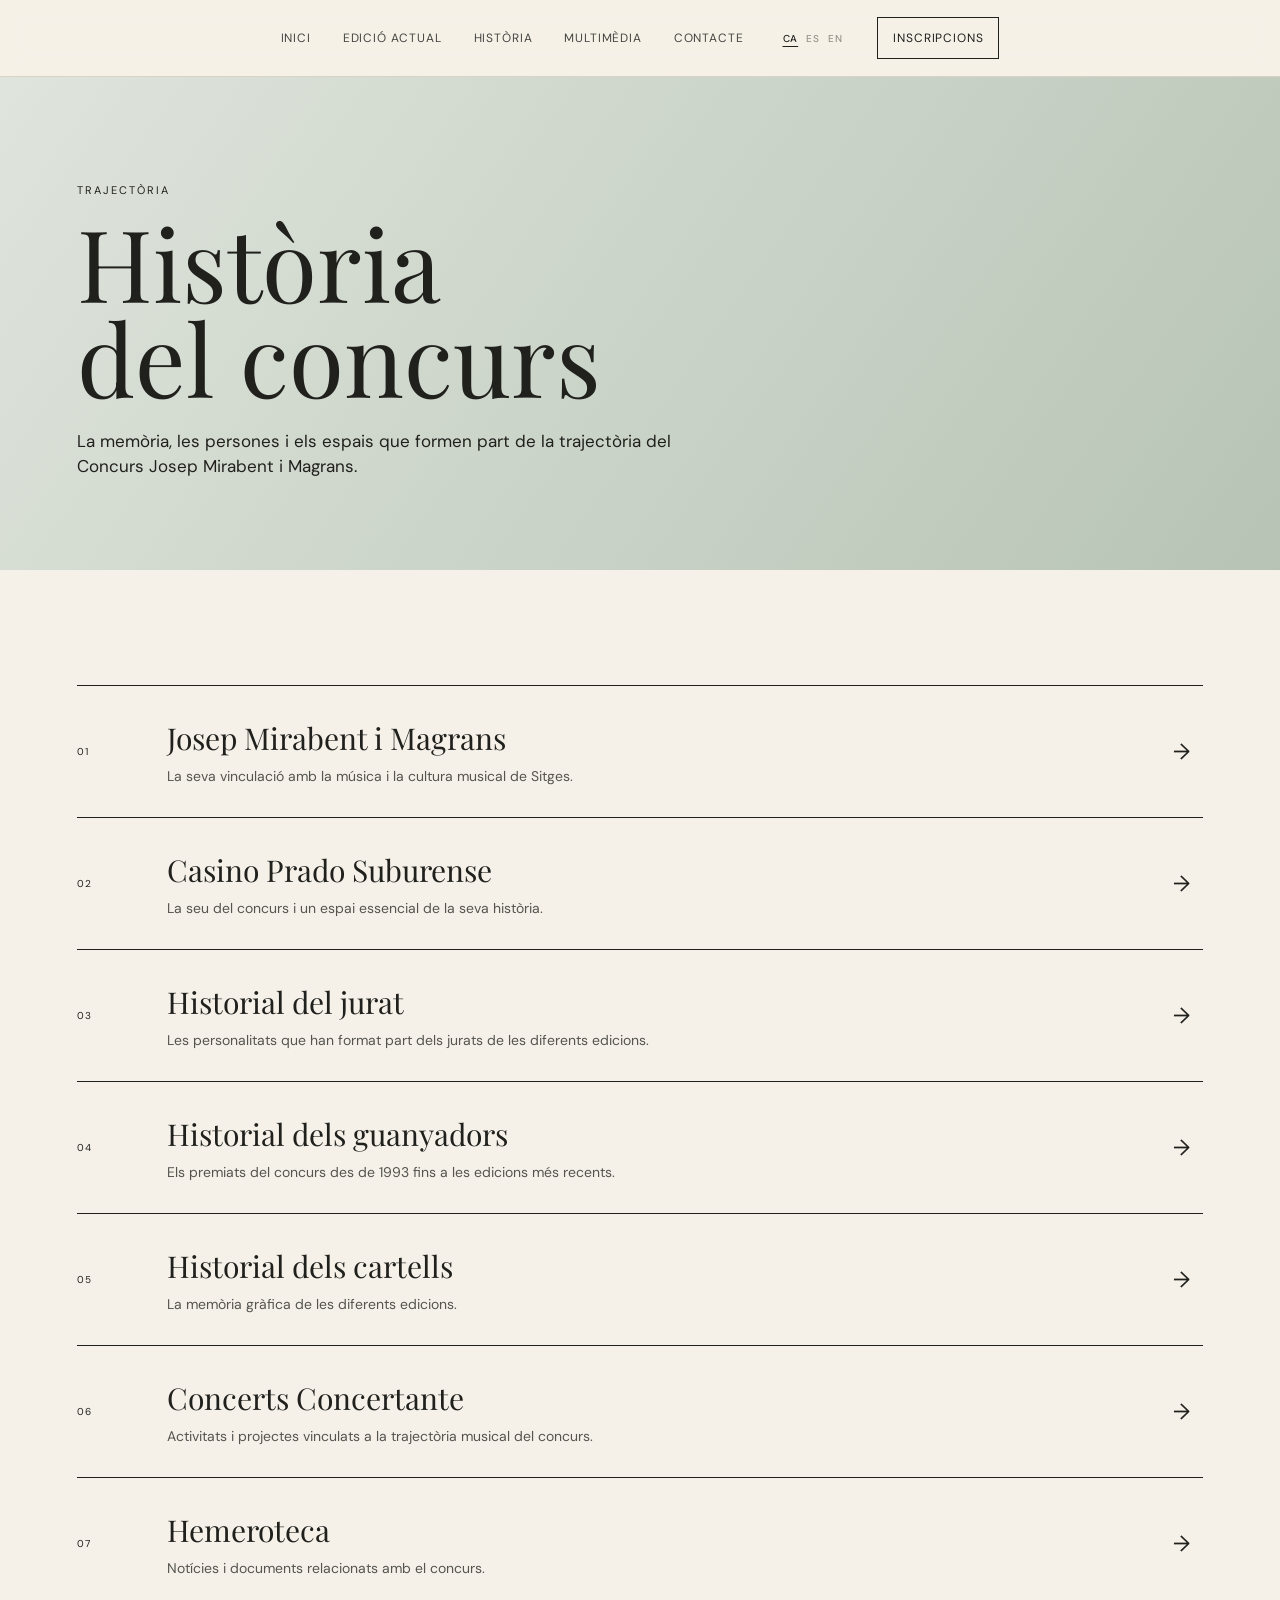
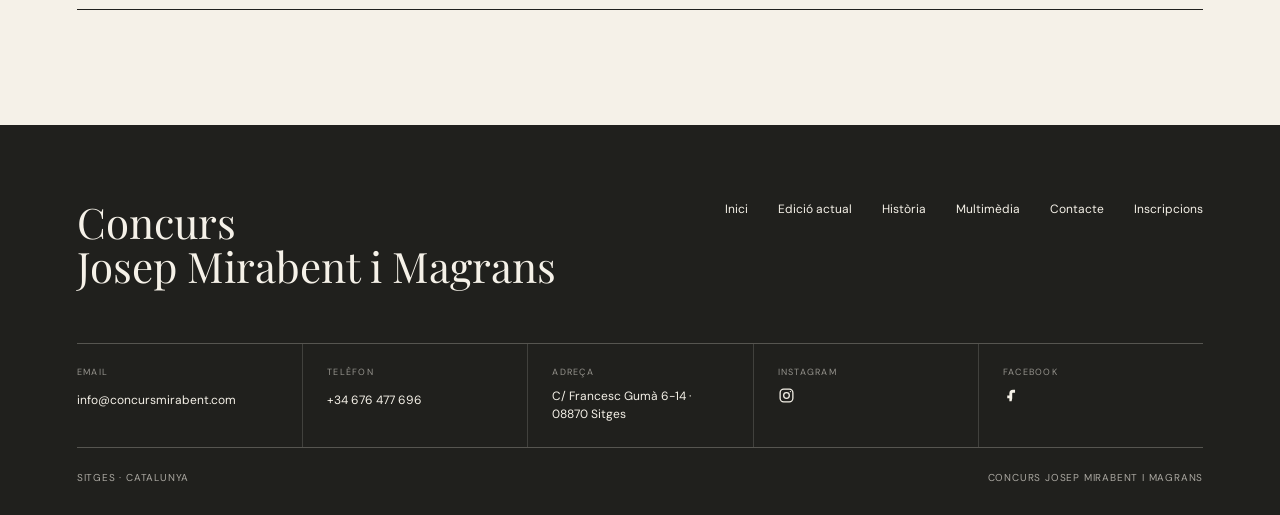
<file: historia.html>
<!doctype html>
<html lang="ca">
<head>
  <meta charset="UTF-8">
  <meta name="viewport" content="width=device-width, initial-scale=1.0">
  <meta name="description" content="Història del Concurs Josep Mirabent i Magrans.">
  <title>Història — Concurs Josep Mirabent i Magrans</title>
  <link rel="preconnect" href="https://fonts.googleapis.com">
  <link rel="preconnect" href="https://fonts.gstatic.com" crossorigin>
  <link href="https://fonts.googleapis.com/css2?family=DM+Sans:wght@400;500;600&family=Playfair+Display:wght@400;500;600&display=swap" rel="stylesheet">
  <link rel="stylesheet" href="css/style.css">
</head>
<body>
  <header class="site-header" id="site-header">
    <nav class="nav container" aria-label="Navegació principal">
      <button class="menu-toggle" aria-label="Obrir menú" aria-expanded="false">☰</button>
      <div class="nav-links">
        <a href="index.html">Inici</a>
        <a href="edicio.html">Edició actual</a>
        <a href="historia.html" aria-current="page">Història</a>
        <a href="multimedia.html">Multimèdia</a>
        <a href="contacte.html">Contacte</a>
        <a class="nav-cta" href="inscripcions.html">Inscripcions</a>
      </div>
    </nav>
  </header>

  <main>
    <section class="page-hero">
      <div class="container">
        <p class="section-label">Trajectòria</p>
        <h1>Història<br>del concurs</h1>
        <p>La memòria, les persones i els espais que formen part de la trajectòria del Concurs Josep Mirabent i Magrans.</p>
      </div>
    </section>

    <section class="section">
      <div class="container">
        <div class="info-menu">
          <a class="info-item" href="historia/josep-mirabent-i-magrans.html"><span>01</span><div><h3>Josep Mirabent i Magrans</h3><p>La seva vinculació amb la música i la cultura musical de Sitges.</p></div><b>→</b></a>
          <a class="info-item" href="historia/casino-prado-suburense.html"><span>02</span><div><h3>Casino Prado Suburense</h3><p>La seu del concurs i un espai essencial de la seva història.</p></div><b>→</b></a>
          <a class="info-item" href="historia/historial-jurat.html"><span>03</span><div><h3>Historial del jurat</h3><p>Les personalitats que han format part dels jurats de les diferents edicions.</p></div><b>→</b></a>
          <a class="info-item" href="historia/historial-guanyadors.html?"><span>04</span><div><h3>Historial dels guanyadors</h3><p>Els premiats del concurs des de 1993 fins a les edicions més recents.</p></div><b>→</b></a>
          <a class="info-item" href="historia/historial-cartells.html"><span>05</span><div><h3>Historial dels cartells</h3><p>La memòria gràfica de les diferents edicions.</p></div><b>→</b></a>
          <a class="info-item" href="historia/concerts-concertante.html"><span>06</span><div><h3>Concerts Concertante</h3><p>Activitats i projectes vinculats a la trajectòria musical del concurs.</p></div><b>→</b></a>
          <a class="info-item" href="historia/hemeroteca.html"><span>07</span><div><h3>Hemeroteca</h3><p>Notícies i documents relacionats amb el concurs.</p></div><b>→</b></a>
        </div>
      </div>
    </section>
  </main>

  <footer class="footer">
    <div class="container footer-top"><div><h2>Concurs<br>Josep Mirabent i Magrans</h2></div><div class="footer-links"><a href="index.html">Inici</a><a href="edicio.html">Edició actual</a><a href="historia.html">Història</a><a href="multimedia.html">Multimèdia</a><a href="contacte.html">Contacte</a><a href="inscripcions.html">Inscripcions</a></div></div>
    <div class="container footer-contact"><div><span>Email</span><a href="mailto:info@concursmirabent.com">info@concursmirabent.com</a></div><div><span>Telèfon</span><a href="tel:+34676477696">+34 676 477 696</a></div><div><span>Adreça</span><p>C/ Francesc Gumà 6-14 · 08870 Sitges</p></div><div class="footer-social"><span>Instagram</span><a href="https://www.instagram.com/concurs_mirabent_magrans/" target="_blank" rel="noopener noreferrer" aria-label="Instagram"><svg viewBox="0 0 24 24" aria-hidden="true"><rect x="3" y="3" width="18" height="18" rx="5" fill="none" stroke="currentColor" stroke-width="1.8"/><circle cx="12" cy="12" r="4" fill="none" stroke="currentColor" stroke-width="1.8"/><circle cx="17.5" cy="6.5" r="1" fill="currentColor"/></svg></a></div><div class="footer-social"><span>Facebook</span><a href="https://www.facebook.com/concursjmm/" target="_blank" rel="noopener noreferrer" aria-label="Facebook"><svg viewBox="0 0 24 24" aria-hidden="true"><path d="M14 8h3V4h-3c-3.3 0-5 1.9-5 5v3H6v4h4v4h4v-4h3.2l.8-4H13V9c0-.7.3-1 1-1Z" fill="currentColor"/></svg></a></div></div>
    <div class="container footer-bottom"><span>Sitges · Catalunya</span><span>Concurs Josep Mirabent i Magrans</span></div>
  </footer>
  <script src="js/script.js"></script>
</body>
</html>
</file>
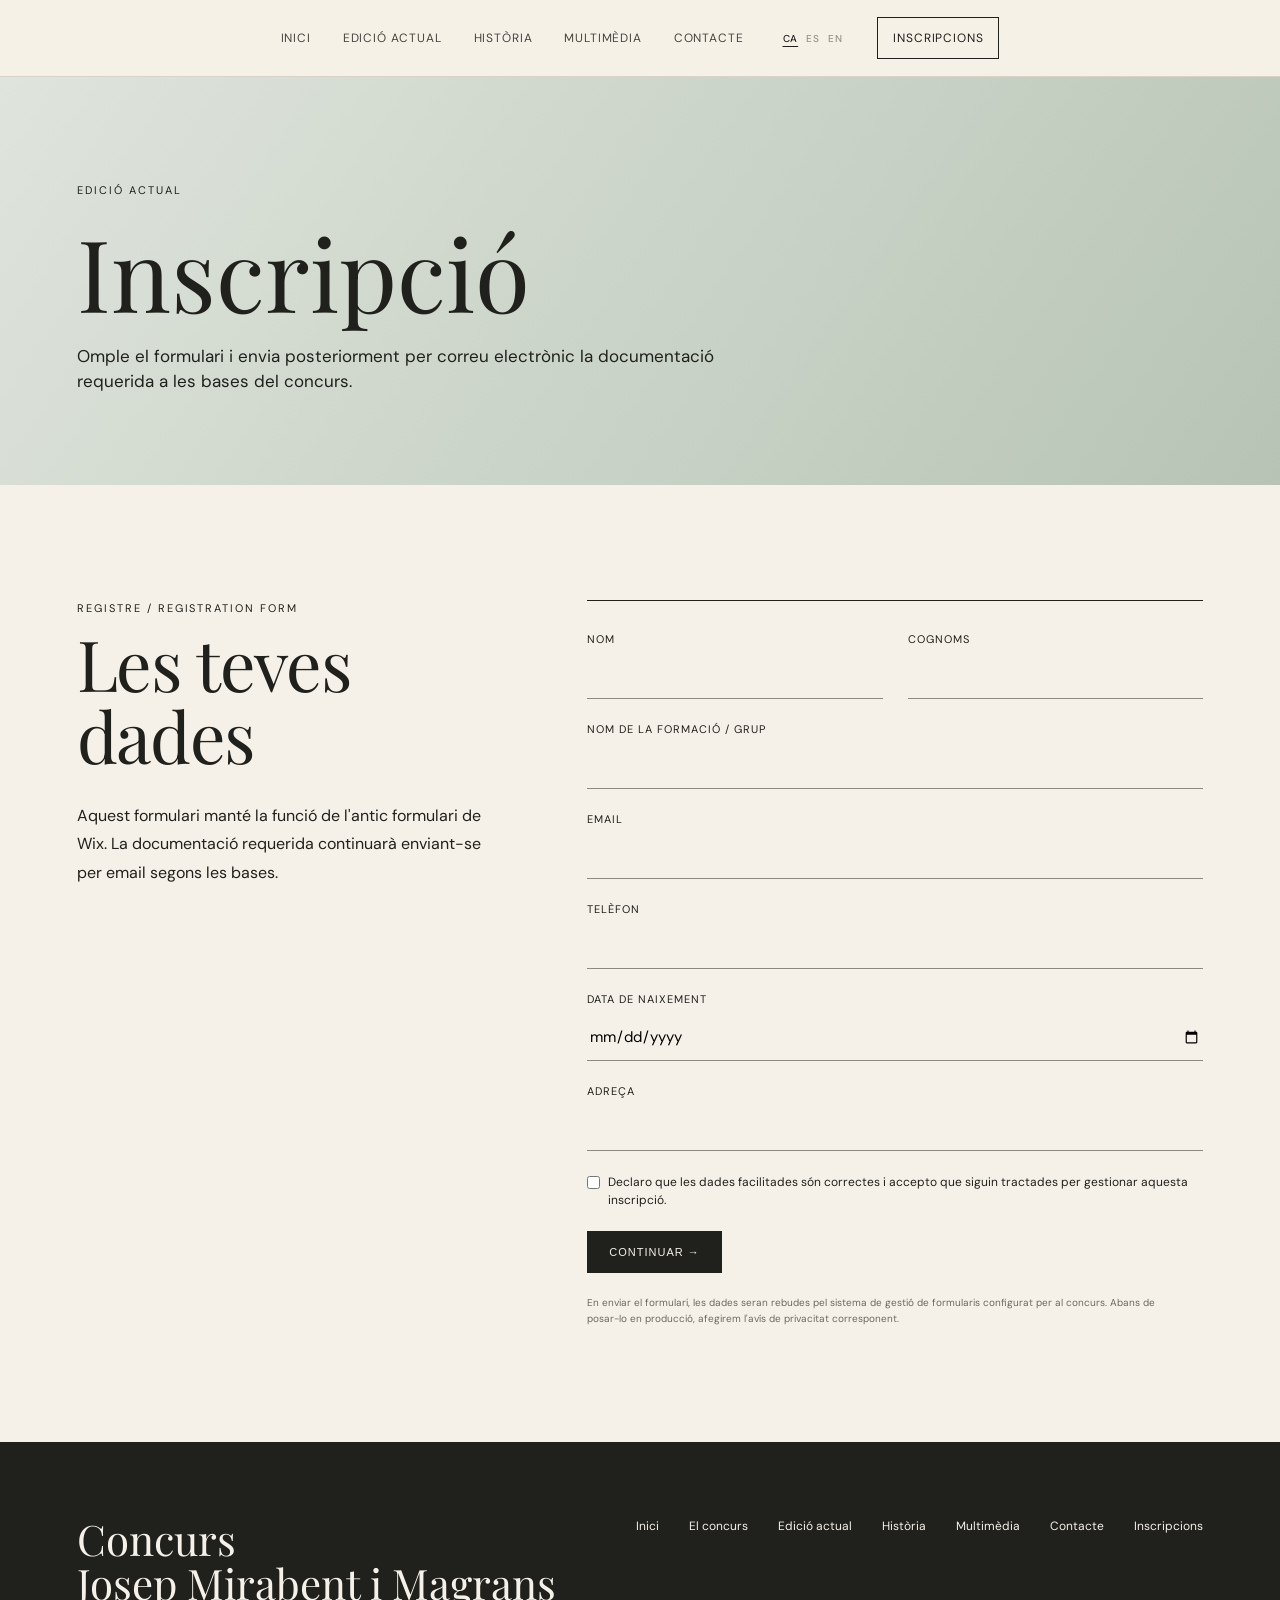
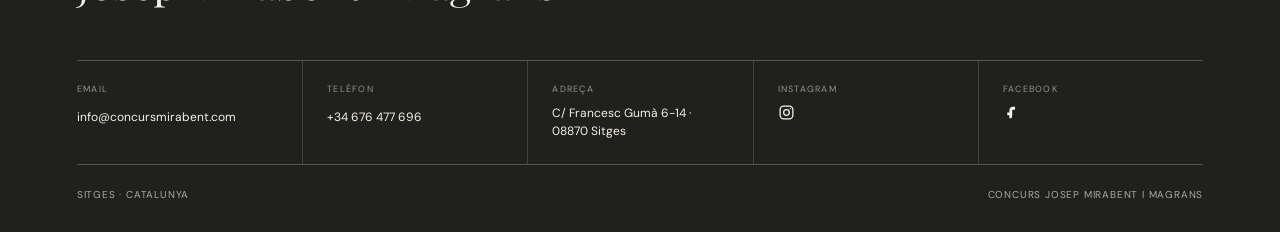
<file: inscripcio.html>
<!doctype html><html lang="ca"><head><meta charset="UTF-8"><meta name="viewport" content="width=device-width, initial-scale=1.0"><meta name="description" content="Formulari d'inscripció al Concurs Josep Mirabent i Magrans."><title>Inscripció — Concurs Josep Mirabent i Magrans</title><link rel="preconnect" href="https://fonts.googleapis.com"><link rel="preconnect" href="https://fonts.gstatic.com" crossorigin><link href="https://fonts.googleapis.com/css2?family=DM+Sans:wght@400;500;600&family=Playfair+Display:wght@400;500;600&display=swap" rel="stylesheet"><link rel="stylesheet" href="css/style.css"></head><body><header class="site-header" id="site-header"><nav class="nav container" aria-label="Navegació principal"><button class="menu-toggle" aria-label="Obrir menú" aria-expanded="false">☰</button><div class="nav-links"><a href="index.html">Inici</a><a href="el-concurs.html">El concurs</a><a href="edicio.html">Edició actual</a><a href="historia.html">Història</a><a href="multimedia.html">Multimèdia</a><a href="contacte.html">Contacte</a><a class="nav-cta" href="inscripcio.html" aria-current="page">Inscripcions</a></div></nav></header><main><section class="page-hero"><div class="container"><p class="eyebrow">Edició actual</p><h1>Inscripció</h1><p>Omple el formulari i envia posteriorment per correu electrònic la documentació requerida a les bases del concurs.</p></div></section><section class="section form-section"><div class="container form-layout"><div><p class="section-label">Registre / Registration Form</p><h2>Les teves dades</h2><p class="form-note">Aquest formulari manté la funció de l'antic formulari de Wix. La documentació requerida continuarà enviant-se per email segons les bases.</p></div><form class="registration-form" action="https://formspree.io/f/REPLACE_WITH_FORM_ID" method="POST"><input type="hidden" name="subject" value="Nova inscripció — Concurs Josep Mirabent i Magrans"><div class="form-row"><label>Nom <input name="nom" type="text" autocomplete="given-name" required></label><label>Cognoms <input name="cognoms" type="text" autocomplete="family-name" required></label></div><label>Nom de la formació / Grup <input name="formacio" type="text"></label><label>Email <input name="email" type="email" autocomplete="email" required></label><label>Telèfon <input name="telefon" type="tel" autocomplete="tel"></label><label>Data de naixement <input name="data_naixement" type="date"></label><label>Adreça <input name="adreca" type="text" autocomplete="street-address"></label><label class="consent"><input name="acceptacio" type="checkbox" value="acceptada" required> Declaro que les dades facilitades són correctes i accepto que siguin tractades per gestionar aquesta inscripció.</label><button class="button button-dark" type="submit">Continuar →</button><p class="form-disclaimer">En enviar el formulari, les dades seran rebudes pel sistema de gestió de formularis configurat per al concurs. Abans de posar-lo en producció, afegirem l'avís de privacitat corresponent.</p></form></div></section></main><footer class="footer"><div class="container footer-top"><div><h2>Concurs<br>Josep Mirabent i Magrans</h2></div><div class="footer-links"><a href="index.html">Inici</a><a href="el-concurs.html">El concurs</a><a href="edicio.html">Edició actual</a><a href="historia.html">Història</a><a href="multimedia.html">Multimèdia</a><a href="contacte.html">Contacte</a><a href="inscripcio.html">Inscripcions</a></div></div><div class="container footer-contact"><div><span>Email</span><a href="mailto:info@concursmirabent.com">info@concursmirabent.com</a></div><div><span>Telèfon</span><a href="tel:+34676477696">+34 676 477 696</a></div><div><span>Adreça</span><p>C/ Francesc Gumà 6-14 · 08870 Sitges</p></div><div><span>Instagram</span><a href="https://www.instagram.com/concurs_mirabent_magrans/">Instagram</a></div><div><span>Facebook</span><a href="https://www.facebook.com/concursjmm/">Facebook</a></div></div><div class="container footer-bottom"><span>Sitges · Catalunya</span><span>Concurs Josep Mirabent i Magrans</span></div></footer><script src="js/script.js"></script></body></html>
</file>
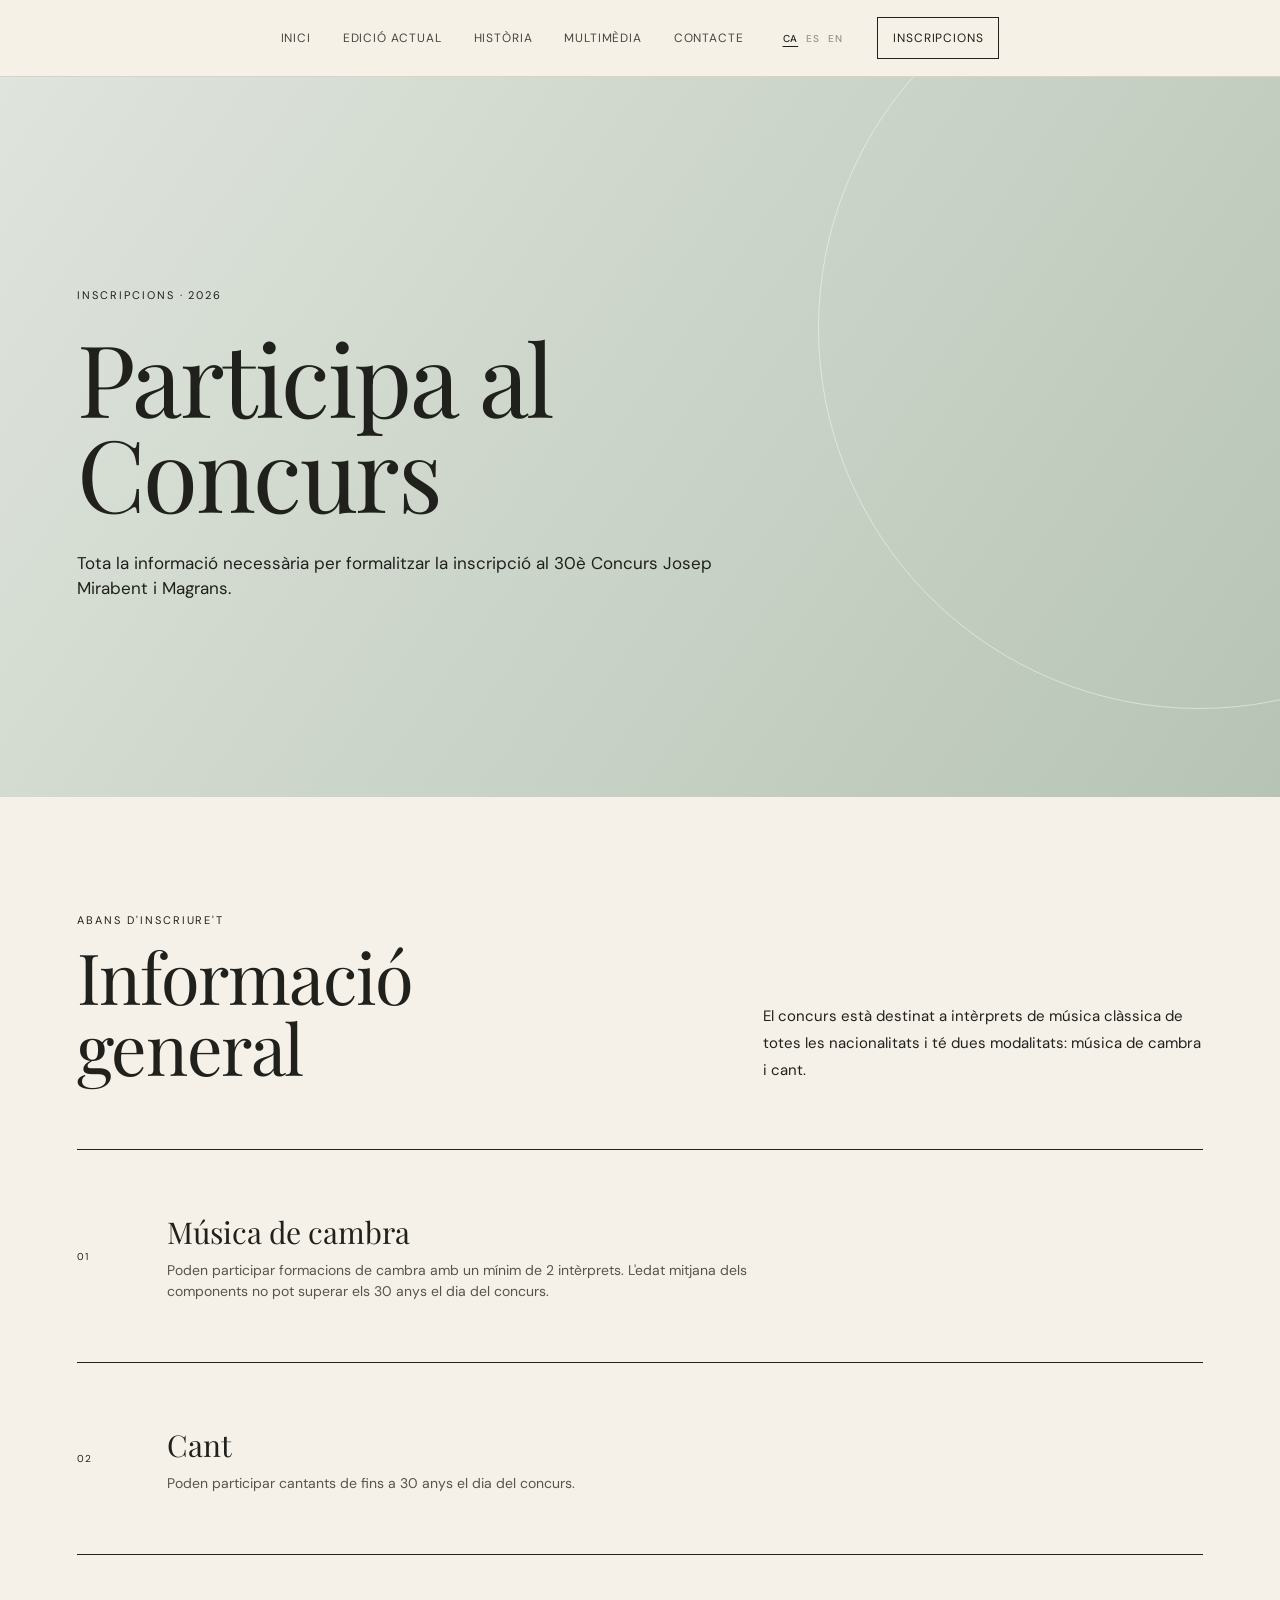
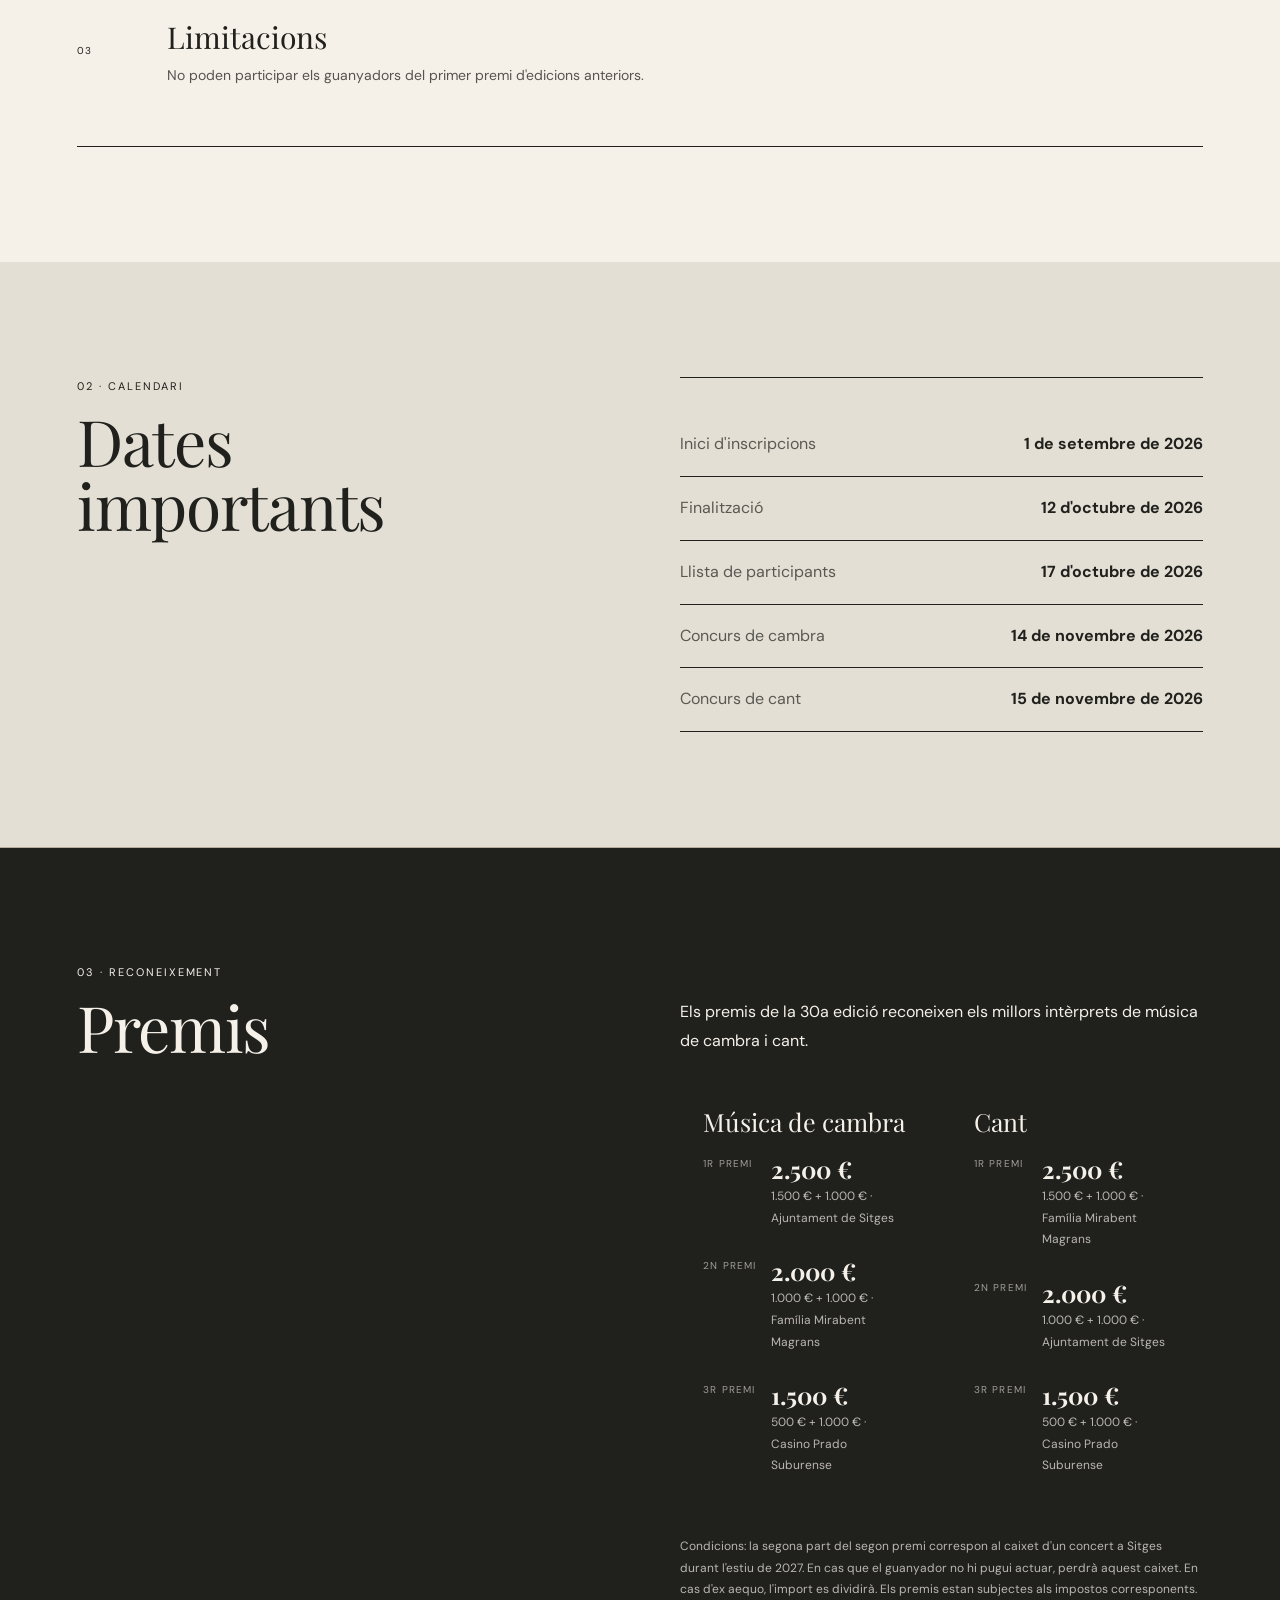
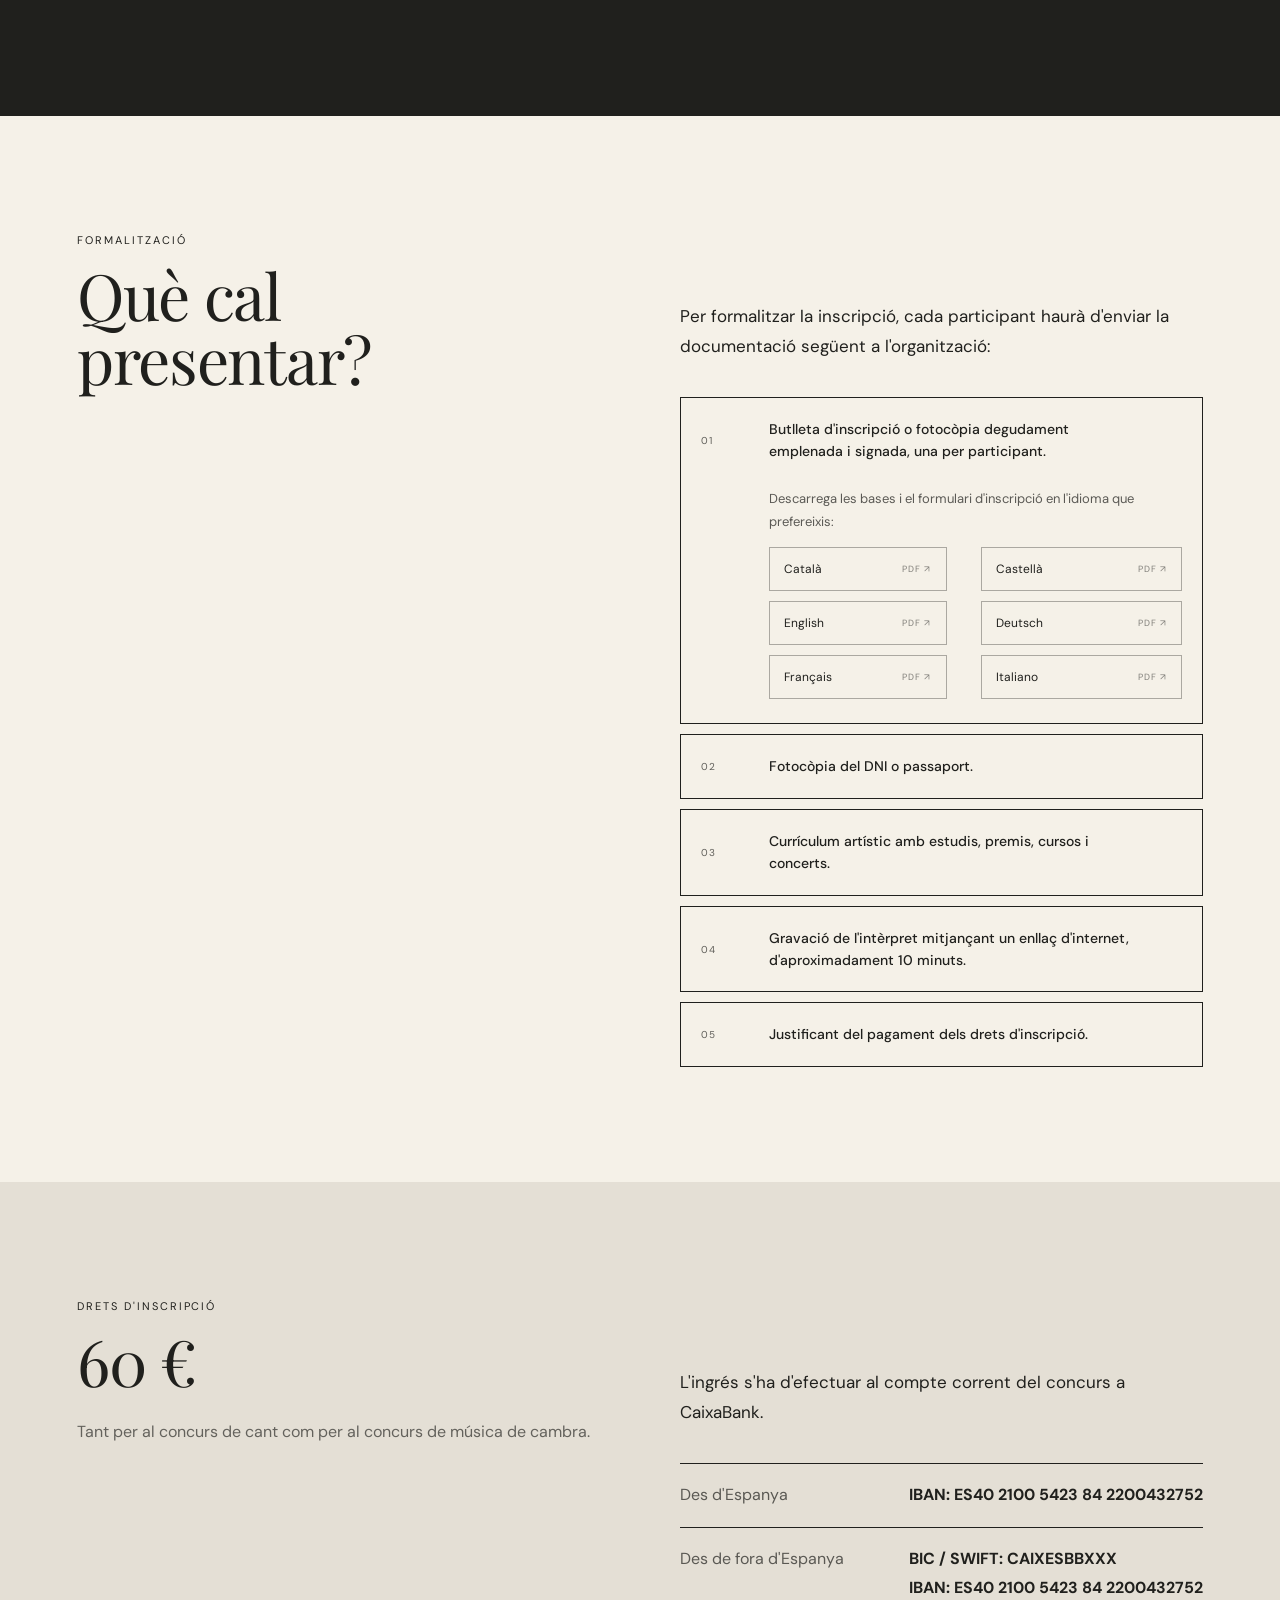
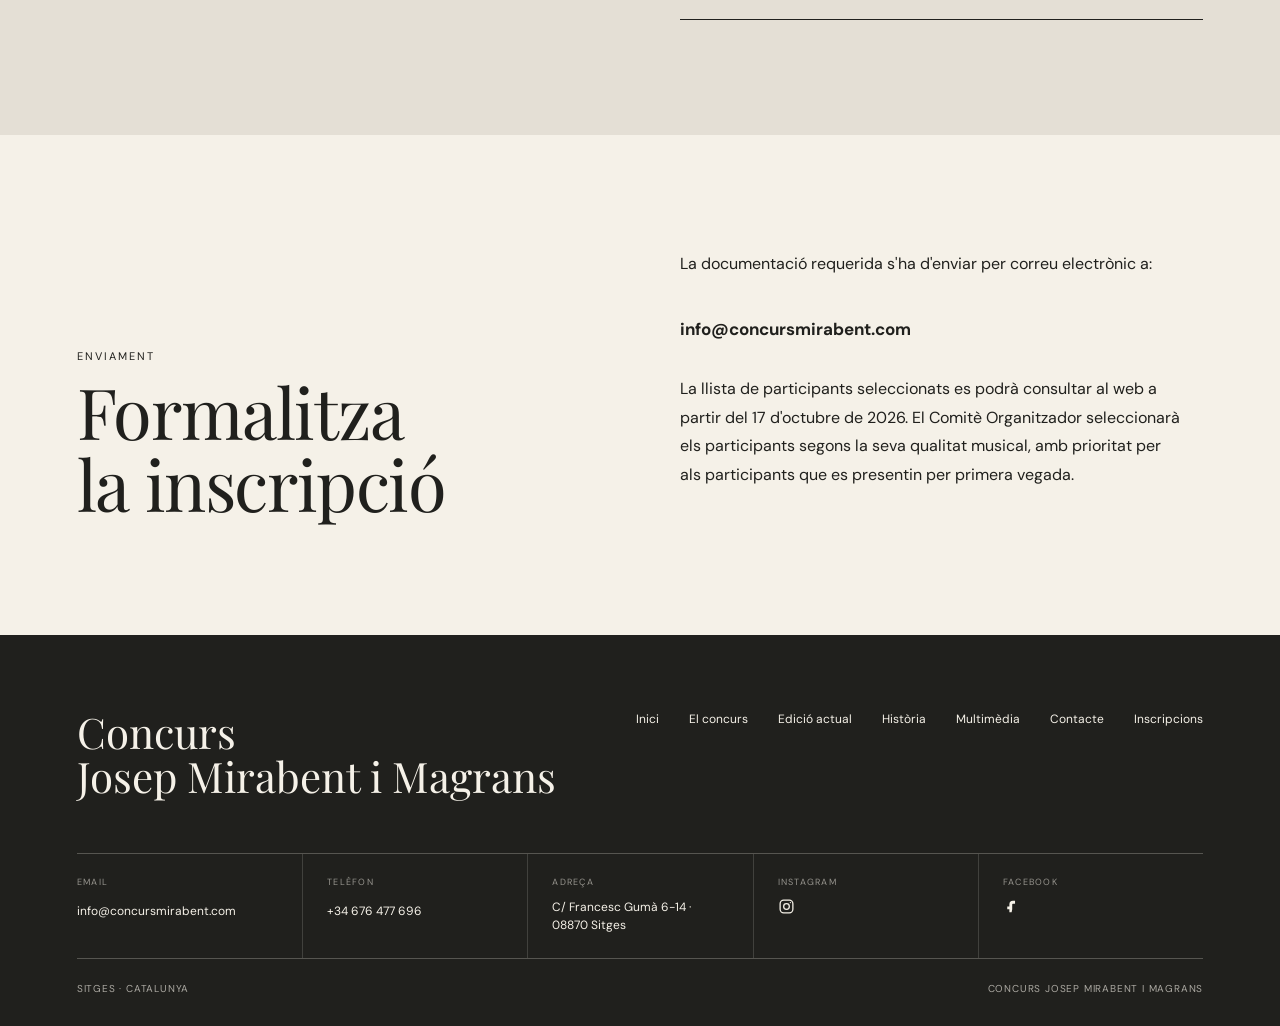
<file: inscripcions.html>
<!doctype html>
<html lang="ca">
<head>
  <meta charset="UTF-8">
  <meta name="viewport" content="width=device-width, initial-scale=1.0">
  <meta name="description" content="Informació i requisits d'inscripció al Concurs Josep Mirabent i Magrans 2026.">
  <title>Inscripcions — Concurs Josep Mirabent i Magrans</title>
  <link rel="preconnect" href="https://fonts.googleapis.com">
  <link rel="preconnect" href="https://fonts.gstatic.com" crossorigin>
  <link href="https://fonts.googleapis.com/css2?family=DM+Sans:wght@400;500;600&family=Playfair+Display:wght@400;500;600&display=swap" rel="stylesheet">
  <link rel="stylesheet" href="css/style.css">
  <style>
    .info-menu{border-top:1px solid #20201d}.info-item{display:block!important;border-bottom:1px solid #20201d!important;transition:none!important}.info-item:hover{background:transparent!important;padding:0!important}.info-item>summary{display:grid!important;grid-template-columns:70px 1fr 30px!important;gap:20px!important;align-items:center!important;padding:30px 0!important;list-style:none!important;cursor:pointer!important}.info-item>summary::-webkit-details-marker{display:none}.info-item>summary>span{font-size:10px;letter-spacing:.15em}.info-item>summary h3{font-family:'Playfair Display',Georgia,serif;font-size:30px;font-weight:400;margin-bottom:5px}.info-item>summary p{font-size:14px;max-width:650px;opacity:.75}.info-item>summary b{font-size:22px;font-weight:400}.info-item[open]>summary b{transform:rotate(45deg)}
    .registration-documents{border:0!important;display:flex;flex-direction:column;gap:10px}.document-item{border:1px solid #20201d!important;background:#f5f1e8}.document-item summary{display:grid!important;grid-template-columns:50px 1fr 25px!important;gap:18px!important;align-items:center!important;padding:20px!important;list-style:none!important;cursor:pointer!important}.document-item summary::-webkit-details-marker{display:none}.document-item summary>span{font-size:10px;letter-spacing:.15em;opacity:.7}.document-item summary strong{font-size:14px;font-weight:500;line-height:1.6;text-align:left}.document-item summary b{font-size:22px;font-weight:400;text-align:right}.document-item[open] summary b{transform:rotate(45deg)}.document-downloads{padding:4px 20px 24px 88px!important}
    .language-links{display:grid;grid-template-columns:repeat(2,minmax(0,1fr));gap:10px;border:0!important}.language-links a{display:flex;justify-content:space-between;align-items:center;padding:12px 14px;border:1px solid rgba(32,32,29,.35)!important;font-size:12px}.language-links a:hover{background:#e9e4da;text-decoration:none}.language-links a span{font-size:9px;letter-spacing:.12em;text-transform:uppercase;opacity:.55}
    .dates-section{border-bottom:1px solid #b7ad99!important}
    .prizes-grid{display:grid;grid-template-columns:repeat(2,minmax(0,1fr));gap:18px;margin-top:24px}.prize-group{border:1px solid rgba(32,32,29,.28);padding:22px}.prize-group h3{font-family:'Playfair Display',Georgia,serif;font-size:25px;font-weight:400;margin-bottom:16px}.prize-row{display:grid;grid-template-columns:56px 1fr auto;gap:12px;align-items:start;padding:14px 0;border-top:1px solid rgba(32,32,29,.16)}.prize-row:first-of-type{border-top:0;padding-top:0}.prize-position{font-size:10px;letter-spacing:.12em;text-transform:uppercase;opacity:.6}.prize-amount{font-family:'Playfair Display',Georgia,serif;font-size:24px;line-height:1.1;white-space:nowrap}.prize-detail{font-size:12px;line-height:1.5;opacity:.72}.prize-note{margin-top:22px;font-size:12px;line-height:1.6;opacity:.72}.prize-note strong{font-weight:600;opacity:1}@media(max-width:700px){.prizes-grid{grid-template-columns:1fr}.prize-row{grid-template-columns:48px 1fr}.prize-amount{grid-column:2;font-size:22px}}
    @media(max-width:850px){.info-item>summary{grid-template-columns:45px 1fr 20px!important}.document-downloads{padding-left:65px!important}}@media(max-width:480px){.info-item>summary{grid-template-columns:35px 1fr 15px!important}.info-item>summary h3{font-size:23px}.info-item>summary p{font-size:13px}.document-item summary{grid-template-columns:35px 1fr 18px!important;gap:12px!important}.document-downloads{padding-left:53px!important}.language-links{grid-template-columns:1fr}}
  </style>
</head>
<body>
<header class="site-header" id="site-header"><nav class="nav container" aria-label="Navegació principal"><button class="menu-toggle" aria-label="Obrir menú" aria-expanded="false">☰</button><div class="nav-links"><a href="index.html">Inici</a><a href="el-concurs.html">El concurs</a><a href="edicio.html">Edició actual</a><a href="historia.html">Història</a><a href="multimedia.html">Multimèdia</a><a href="contacte.html">Contacte</a><a class="nav-cta" href="inscripcions.html">Inscripcions</a></div></nav></header>
<main>
<section class="hero page-hero"><div class="container hero-inner"><p class="eyebrow">Inscripcions · 2026</p><h1>Participa al<br>Concurs</h1><p class="hero-subtitle">Tota la informació necessària per formalitzar la inscripció al 30è Concurs Josep Mirabent i Magrans.</p></div></section>
<section class="section form-section"><div class="container"><div class="section-heading"><div><p class="section-label">Abans d'inscriure't</p><h2>Informació<br>general</h2></div><p class="section-intro">El concurs està destinat a intèrprets de música clàssica de totes les nacionalitats i té dues modalitats: música de cambra i cant.</p></div><div class="info-menu"><details class="info-item"><summary><span>01</span><div><h3>Música de cambra</h3><p>Poden participar formacions de cambra amb un mínim de 2 intèrprets. L'edat mitjana dels components no pot superar els 30 anys el dia del concurs.</p></div><b aria-hidden="true">+</b></summary></details><details class="info-item"><summary><span>02</span><div><h3>Cant</h3><p>Poden participar cantants de fins a 30 anys el dia del concurs.</p></div><b aria-hidden="true">+</b></summary></details><details class="info-item"><summary><span>03</span><div><h3>Limitacions</h3><p>No poden participar els guanyadors del primer premi d'edicions anteriors.</p></div><b aria-hidden="true">+</b></summary></details></div></div></section>
<section class="section detail-section light dates-section"><div class="container detail-grid"><div><p class="section-label">02 · Calendari</p><h2>Dates<br>importants</h2></div><div class="facts"><p><span>Inici d'inscripcions</span><strong>1 de setembre de 2026</strong></p><p><span>Finalització</span><strong>12 d'octubre de 2026</strong></p><p><span>Llista de participants</span><strong>17 d'octubre de 2026</strong></p><p><span>Concurs de cambra</span><strong>14 de novembre de 2026</strong></p><p><span>Concurs de cant</span><strong>15 de novembre de 2026</strong></p></div></div></section>
<section class="section detail-section" id="premis"><div class="container detail-grid"><div><p class="section-label">03 · Reconeixement</p><h2>Premis</h2></div><div><p>Els premis de la 30a edició reconeixen els millors intèrprets de música de cambra i cant.</p><div class="prizes-grid"><div class="prize-group"><h3>Música de cambra</h3><div class="prize-row"><span class="prize-position">1r premi</span><div><strong class="prize-amount">2.500 €</strong><p class="prize-detail">1.500 € + 1.000 € · Ajuntament de Sitges</p></div></div><div class="prize-row"><span class="prize-position">2n premi</span><div><strong class="prize-amount">2.000 €</strong><p class="prize-detail">1.000 € + 1.000 € · Família Mirabent Magrans</p></div></div><div class="prize-row"><span class="prize-position">3r premi</span><div><strong class="prize-amount">1.500 €</strong><p class="prize-detail">500 € + 1.000 € · Casino Prado Suburense</p></div></div></div><div class="prize-group"><h3>Cant</h3><div class="prize-row"><span class="prize-position">1r premi</span><div><strong class="prize-amount">2.500 €</strong><p class="prize-detail">1.500 € + 1.000 € · Família Mirabent Magrans</p></div></div><div class="prize-row"><span class="prize-position">2n premi</span><div><strong class="prize-amount">2.000 €</strong><p class="prize-detail">1.000 € + 1.000 € · Ajuntament de Sitges</p></div></div><div class="prize-row"><span class="prize-position">3r premi</span><div><strong class="prize-amount">1.500 €</strong><p class="prize-detail">500 € + 1.000 € · Casino Prado Suburense</p></div></div></div></div><p class="prize-note" data-i18n-key="prize-conditions">Condicions: la segona part del segon premi correspon al caixet d'un concert a Sitges durant l'estiu de 2027. En cas que el guanyador no hi pugui actuar, perdrà aquest caixet. En cas d'ex aequo, l'import es dividirà. Els premis estan subjectes als impostos corresponents.</p></div></div></section>
<section class="section current-info"><div class="container detail-grid"><div><p class="section-label">Formalització</p><h2>Què cal<br>presentar?</h2></div><div><p class="large-text">Per formalitzar la inscripció, cada participant haurà d'enviar la documentació següent a l'organització:</p><div class="registration-documents"><details class="document-item"><summary><span>01</span><strong>Butlleta d'inscripció o fotocòpia degudament emplenada i signada, una per participant.</strong><b aria-hidden="true">+</b></summary><div class="document-downloads"><p>Descarrega les bases i el formulari d'inscripció en l'idioma que prefereixis:</p><div class="language-links"><a href="documents/bases/2026_CAT.pdf" target="_blank" rel="noopener noreferrer">Català <span>PDF ↗</span></a><a href="documents/bases/2026_CAST.pdf" target="_blank" rel="noopener noreferrer">Castellà <span>PDF ↗</span></a><a href="documents/bases/2026_EN.pdf" target="_blank" rel="noopener noreferrer">English <span>PDF ↗</span></a><a href="documents/bases/2026_DEU.pdf" target="_blank" rel="noopener noreferrer">Deutsch <span>PDF ↗</span></a><a href="documents/bases/2026_FR.pdf" target="_blank" rel="noopener noreferrer">Français <span>PDF ↗</span></a><a href="documents/bases/2026_IT.pdf" target="_blank" rel="noopener noreferrer">Italiano <span>PDF ↗</span></a></div></div></details><details class="document-item"><summary><span>02</span><strong>Fotocòpia del DNI o passaport.</strong><b aria-hidden="true">+</b></summary></details><details class="document-item"><summary><span>03</span><strong>Currículum artístic amb estudis, premis, cursos i concerts.</strong><b aria-hidden="true">+</b></summary></details><details class="document-item"><summary><span>04</span><strong>Gravació de l'intèrpret mitjançant un enllaç d'internet, d'aproximadament 10 minuts.</strong><b aria-hidden="true">+</b></summary></details><details class="document-item"><summary><span>05</span><strong>Justificant del pagament dels drets d'inscripció.</strong><b aria-hidden="true">+</b></summary></details></div></div></div></section>
<section class="section detail-section light"><div class="container detail-grid"><div><p class="section-label">Drets d'inscripció</p><h2>60 €</h2><p class="muted">Tant per al concurs de cant com per al concurs de música de cambra.</p></div><div><p class="large-text">L'ingrés s'ha d'efectuar al compte corrent del concurs a CaixaBank.</p><div class="facts"><p><span>Des d'Espanya</span><strong>IBAN: ES40 2100 5423 84 2200432752</strong></p><p><span>Des de fora d'Espanya</span><strong>BIC / SWIFT: CAIXESBBXXX<br>IBAN: ES40 2100 5423 84 2200432752</strong></p></div></div></div></section>
<section class="section form-section"><div class="container registration-inner"><div><p class="section-label">Enviament</p><h2>Formalitza<br>la inscripció</h2></div><div><p data-i18n-key="registration-email-label">La documentació requerida s'ha d'enviar per correu electrònic a:</p><p class="large-text" data-i18n-key="registration-email" data-i18n-no-translate><strong>info@concursmirabent.com</strong></p><p data-i18n-key="selected-participants-text">La llista de participants seleccionats es podrà consultar al web a partir del 17 d'octubre de 2026. El Comitè Organitzador seleccionarà els participants segons la seva qualitat musical, amb prioritat per als participants que es presentin per primera vegada.</p></div></div></section>
</main>
<footer class="footer"><div class="container footer-top"><div><h2>Concurs<br>Josep Mirabent i Magrans</h2></div><div class="footer-links"><a href="index.html">Inici</a><a href="el-concurs.html">El concurs</a><a href="edicio.html">Edició actual</a><a href="historia.html">Història</a><a href="multimedia.html">Multimèdia</a><a href="contacte.html">Contacte</a><a href="inscripcions.html">Inscripcions</a></div></div><div class="container footer-contact"><div><span>Email</span><a href="mailto:info@concursmirabent.com">info@concursmirabent.com</a></div><div><span>Telèfon</span><a href="tel:+34676477696">+34 676 477 696</a></div><div><span>Adreça</span><p>C/ Francesc Gumà 6-14 · 08870 Sitges</p></div><div><span>Instagram</span><a href="https://www.instagram.com/concurs_mirabent_magrans/">Instagram</a></div><div><span>Facebook</span><a href="https://www.facebook.com/concursjmm/">Facebook</a></div></div><div class="container footer-bottom"><span>Sitges · Catalunya</span><span>Concurs Josep Mirabent i Magrans</span></div></footer><script src="js/script.js"></script></body></html>
</file>
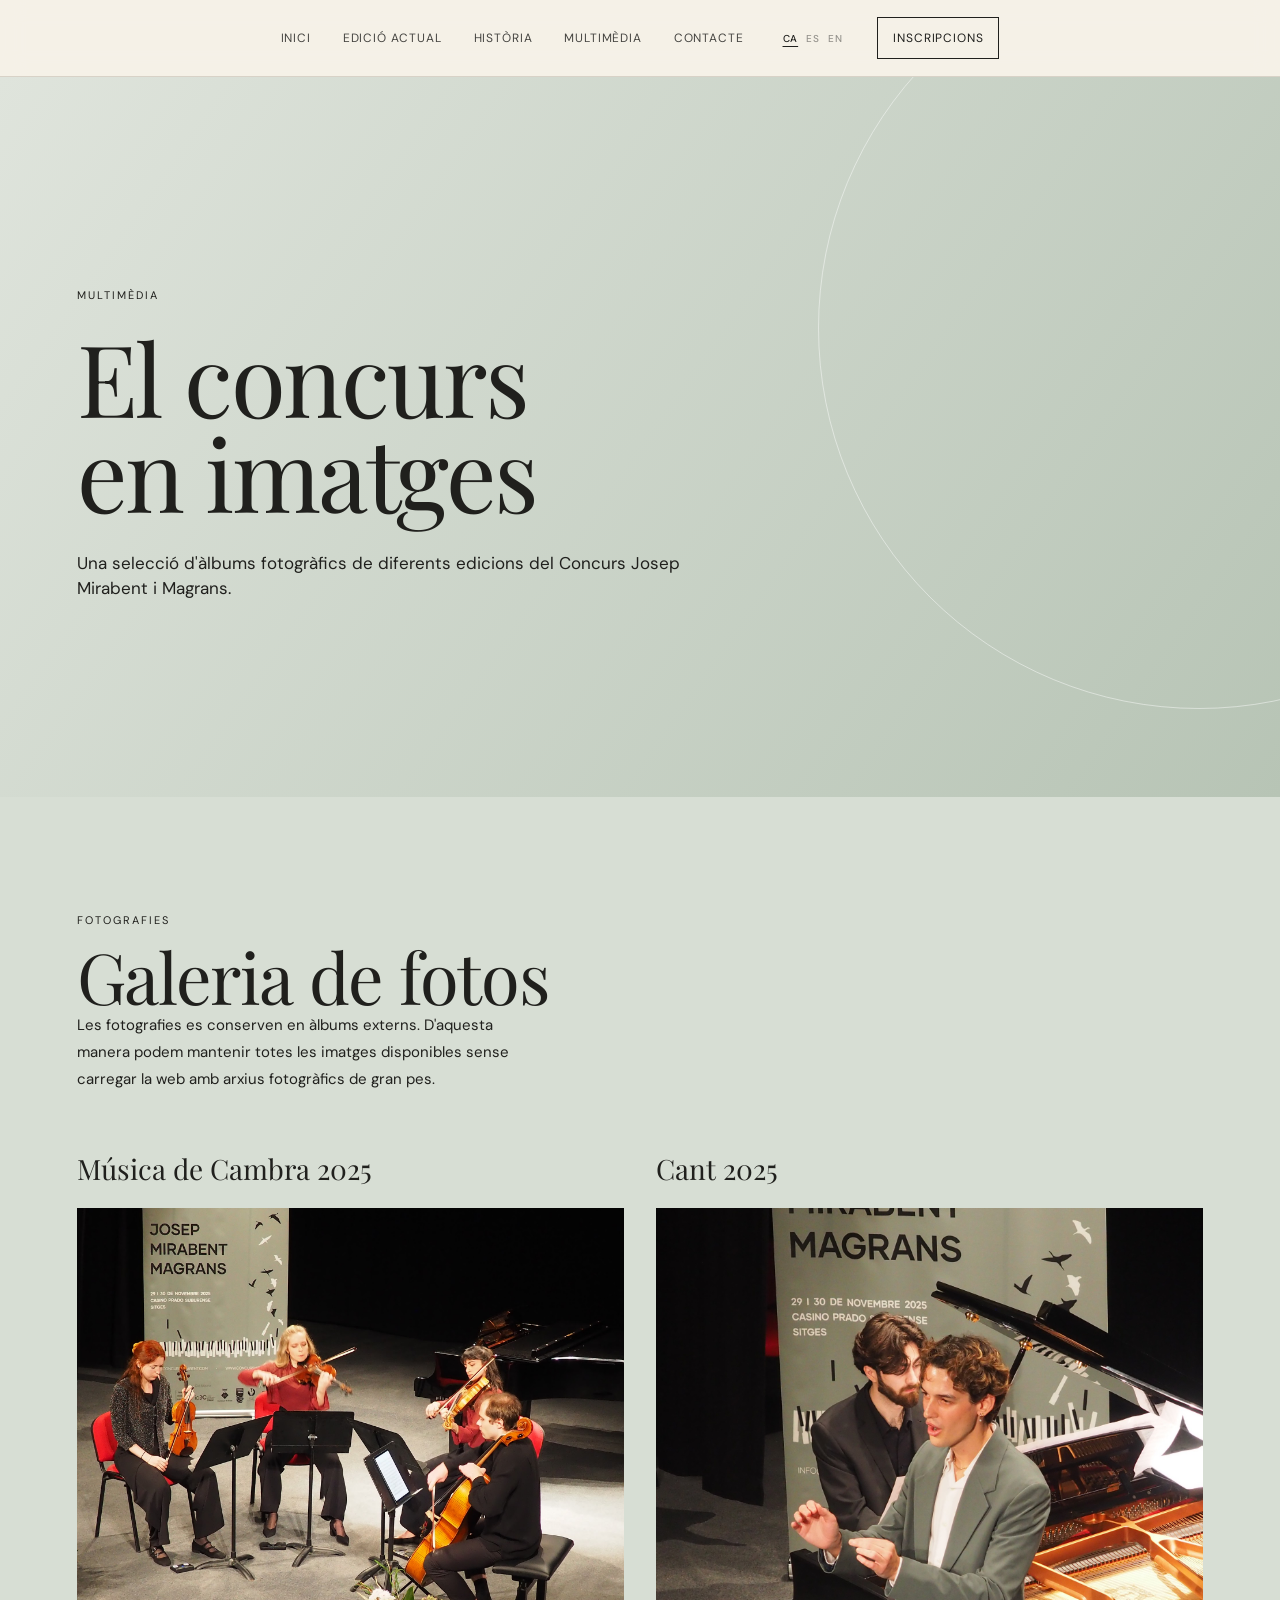
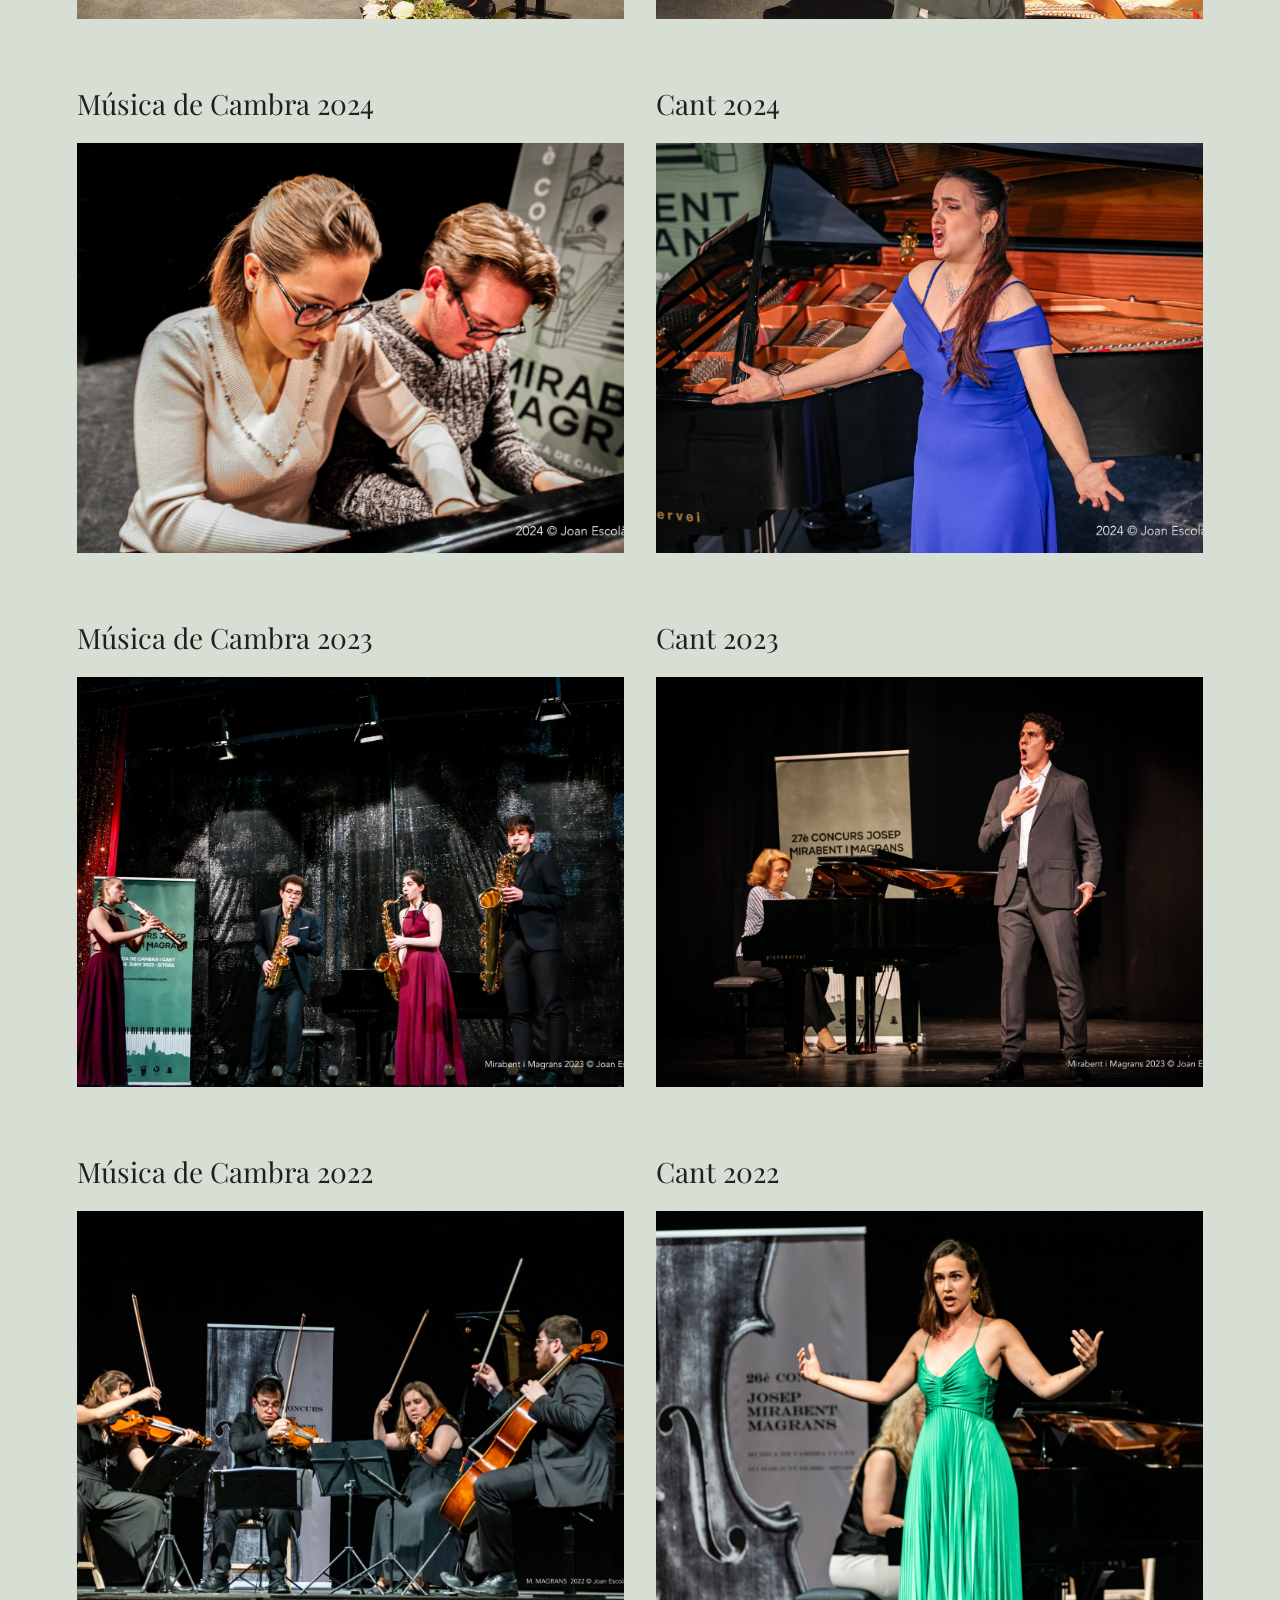
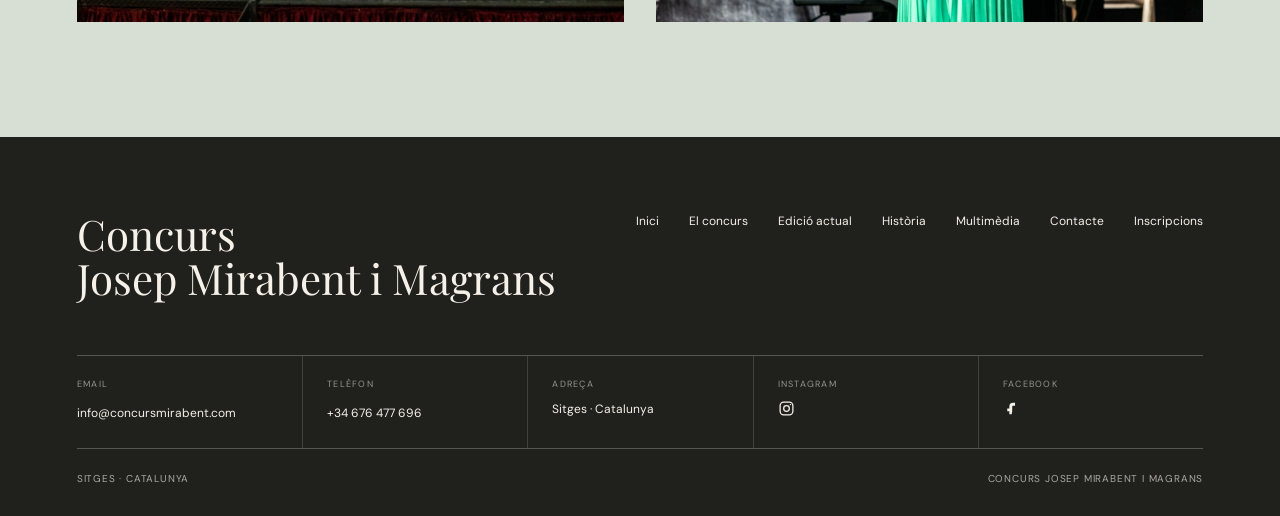
<file: multimedia.html>
<!doctype html><html lang="ca"><head><meta charset="UTF-8"><meta name="viewport" content="width=device-width, initial-scale=1.0"><meta name="description" content="Galeria de fotografies del Concurs Josep Mirabent i Magrans."><title>Multimèdia — Concurs Josep Mirabent i Magrans</title><link rel="preconnect" href="https://fonts.googleapis.com"><link rel="preconnect" href="https://fonts.gstatic.com" crossorigin><link href="https://fonts.googleapis.com/css2?family=DM+Sans:wght@400;500;600&family=Playfair+Display:wght@400;500;600&display=swap" rel="stylesheet"><link rel="stylesheet" href="css/style.css"><link rel="stylesheet" href="css/gallery.css"></head><body><header class="site-header" id="site-header"><nav class="nav container" aria-label="Navegació principal"><button class="menu-toggle" aria-label="Obrir menú" aria-expanded="false">☰</button><div class="nav-links"><a href="index.html">Inici</a><a href="el-concurs.html">El concurs</a><a href="edicio.html">Edició actual</a><a href="historia.html">Història</a><a href="multimedia.html">Multimèdia</a><a href="contacte.html">Contacte</a><a class="nav-cta" href="inscripcions.html">Inscripcions</a></div></nav></header><main><section class="hero page-hero"><div class="container hero-inner"><p class="eyebrow">Multimèdia</p><h1>El concurs<br>en imatges</h1><p class="hero-subtitle">Una selecció d'àlbums fotogràfics de diferents edicions del Concurs Josep Mirabent i Magrans.</p></div></section><section class="section media" id="fotografies"><div class="container"><p class="section-label">Fotografies</p><h2>Galeria de fotos</h2><p class="section-intro">Les fotografies es conserven en àlbums externs. D'aquesta manera podem mantenir totes les imatges disponibles sense carregar la web amb arxius fotogràfics de gran pes.</p><div class="media-gallery-links"><a class="media-gallery-card" href="https://photos.app.goo.gl/gUc3wEUYLS4qYJKr7" target="_blank" rel="noopener noreferrer"><h3>Música de Cambra 2025</h3><div class="gallery-photo-placeholder"><img class="gallery-photo-image" src="images/multimedia/2025/cambra/jouska-quartet-2025.JPG" alt="Música de Cambra 2025" loading="lazy"></div></a><a class="media-gallery-card" href="https://photos.app.goo.gl/UQD5qRxsn42RRyZK9" target="_blank" rel="noopener noreferrer"><h3>Cant 2025</h3><div class="gallery-photo-placeholder"><img class="gallery-photo-image" src="images/multimedia/2025/cant/2025_cant.jpg" alt="Cant 2025" loading="lazy"></div></a><a class="media-gallery-card" href="https://photos.app.goo.gl/5YFKGbfrv8Vzchm2A" target="_blank" rel="noopener noreferrer"><h3>Música de Cambra 2024</h3><div class="gallery-photo-placeholder"><img class="gallery-photo-image" src="images/multimedia/2024/cambra/2024_cambra.jpg" alt="Música de Cambra 2024" loading="lazy"></div></a><a class="media-gallery-card" href="https://photos.app.goo.gl/nFvxpkfkvvkXoDCD8" target="_blank" rel="noopener noreferrer"><h3>Cant 2024</h3><div class="gallery-photo-placeholder"><img class="gallery-photo-image" src="images/multimedia/2024/cant/2024_cant.jpg" alt="Cant 2024" loading="lazy"></div></a><a class="media-gallery-card" href="https://photos.app.goo.gl/7S28NoDoMYdDrBba7" target="_blank" rel="noopener noreferrer"><h3>Música de Cambra 2023</h3><div class="gallery-photo-placeholder"><img class="gallery-photo-image" src="images/multimedia/2023/cambra/2023_cambra.jpg" alt="Música de Cambra 2023" loading="lazy"></div></a><a class="media-gallery-card" href="https://photos.app.goo.gl/RWKZbcxJeRMTKDcY9" target="_blank" rel="noopener noreferrer"><h3>Cant 2023</h3><div class="gallery-photo-placeholder"><img class="gallery-photo-image" src="images/multimedia/2023/cant/2023_cant.jpg" alt="Cant 2023" loading="lazy"></div></a><a class="media-gallery-card" href="https://photos.app.goo.gl/bc7t6jbdQAArUfZz6" target="_blank" rel="noopener noreferrer"><h3>Música de Cambra 2022</h3><div class="gallery-photo-placeholder"><img class="gallery-photo-image" src="images/multimedia/2022/cambra/2022_cambra.jpg" alt="Música de Cambra 2022" loading="lazy"></div></a><a class="media-gallery-card" href="https://photos.app.goo.gl/XjTtj7sKMokVwwEC6" target="_blank" rel="noopener noreferrer"><h3>Cant 2022</h3><div class="gallery-photo-placeholder"><img class="gallery-photo-image" src="images/multimedia/2022/cant/2022_cant.jpg" alt="Cant 2022" loading="lazy"></div></a></div></div></section></main><footer class="footer" id="contacte"><div class="container footer-top"><div><h2>Concurs<br>Josep Mirabent i Magrans</h2></div><div class="footer-links"><a href="index.html">Inici</a><a href="el-concurs.html">El concurs</a><a href="edicio.html">Edició actual</a><a href="historia.html">Història</a><a href="multimedia.html">Multimèdia</a><a href="contacte.html">Contacte</a><a href="inscripcions.html">Inscripcions</a></div></div><div class="container footer-contact"><div><span>Email</span><a href="mailto:info@concursmirabent.com">info@concursmirabent.com</a></div><div><span>Telèfon</span><a href="tel:+34676477696">+34 676 477 696</a></div><div><span>Adreça</span><p>Sitges · Catalunya</p></div><div class="footer-social"><span>Instagram</span><a href="https://www.instagram.com/concurs_mirabent_magrans/" target="_blank" rel="noopener noreferrer" aria-label="Instagram"><svg viewBox="0 0 24 24" aria-hidden="true"><rect x="3" y="3" width="18" height="18" rx="5" fill="none" stroke="currentColor" stroke-width="1.8"/><circle cx="12" cy="12" r="4" fill="none" stroke="currentColor" stroke-width="1.8"/><circle cx="17.5" cy="6.5" r="1" fill="currentColor"/></svg></a></div><div class="footer-social"><span>Facebook</span><a href="https://www.facebook.com/concursjmm/" target="_blank" rel="noopener noreferrer" aria-label="Facebook"><svg viewBox="0 0 24 24" aria-hidden="true"><path d="M14 8h3V4h-3c-3.3 0-5 1.9-5 5v3H6v4h3v4h3.2l.8-4H13V9c0-.7.3-1 1-1Z" fill="currentColor"/></svg></a></div></div><div class="container footer-bottom"><span>Sitges · Catalunya</span><span>Concurs Josep Mirabent i Magrans</span></div></footer><script src="js/script.js"></script></body></html>
</file>
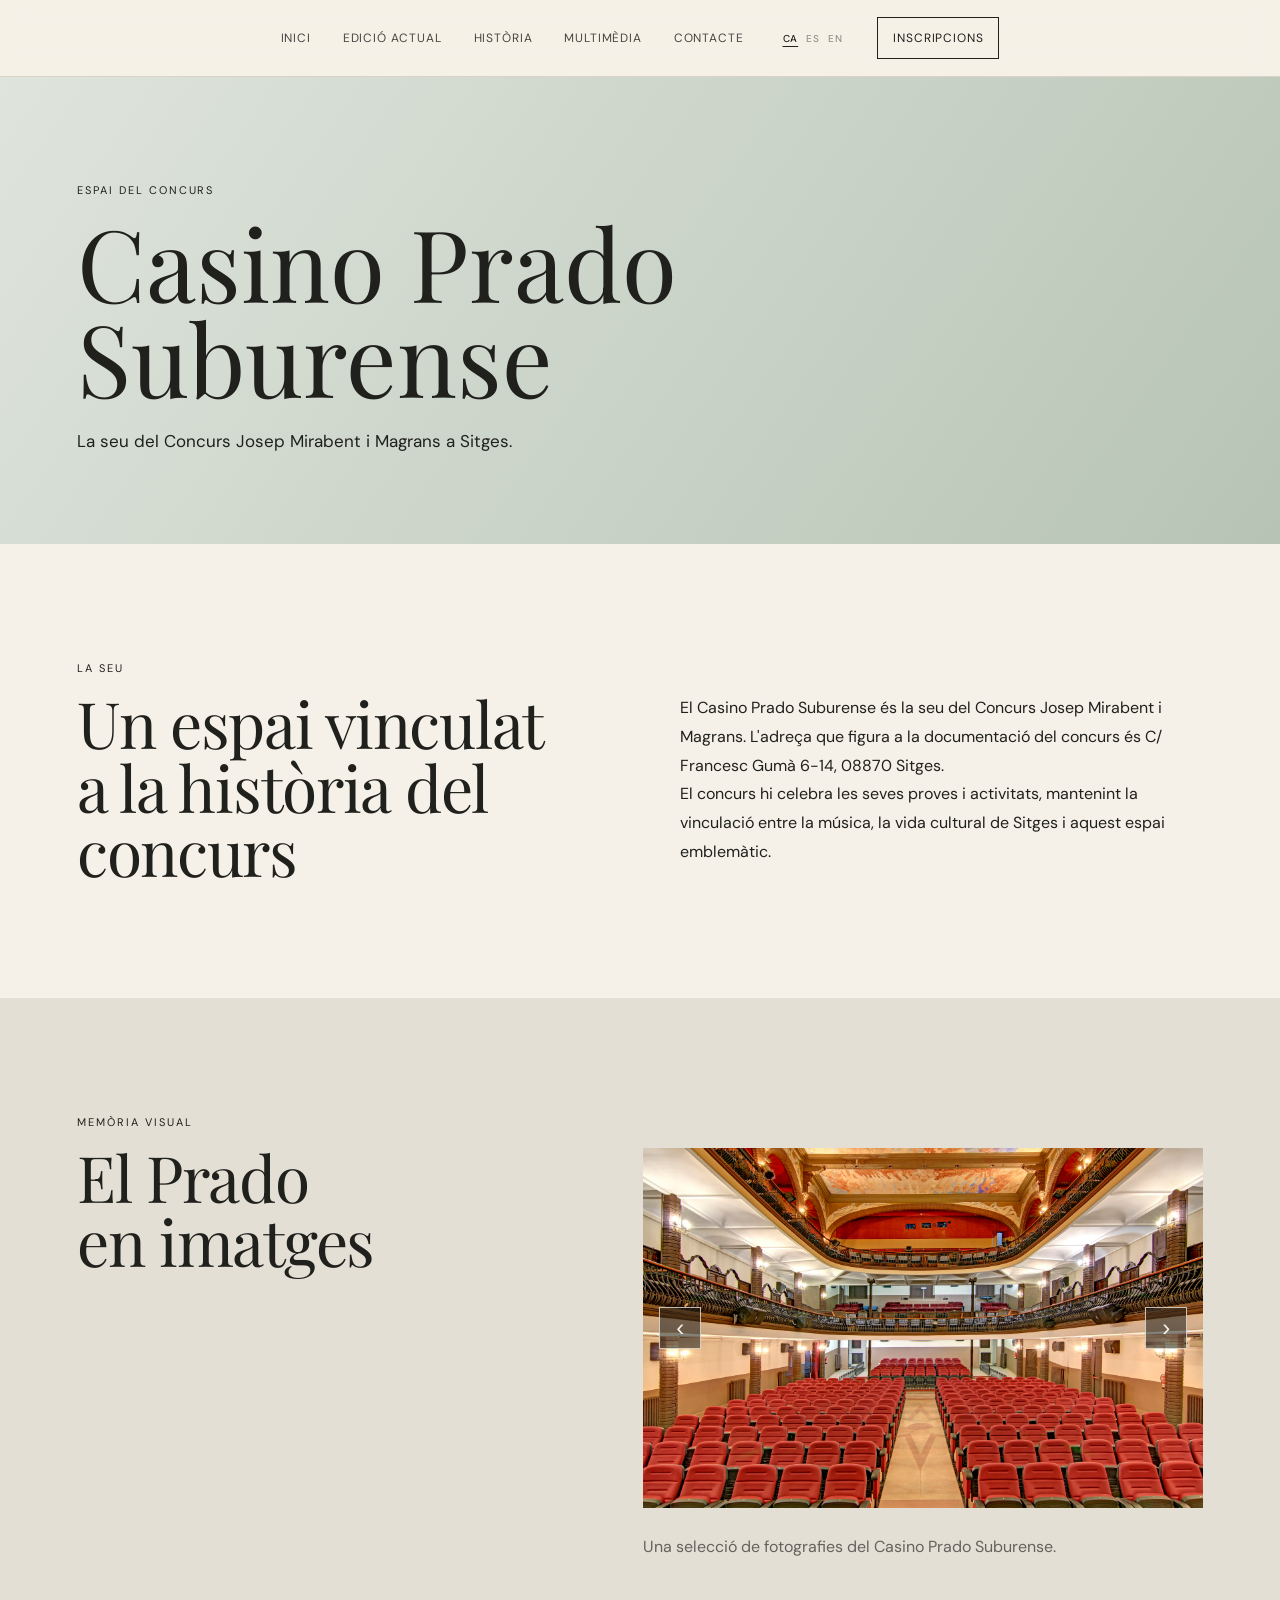
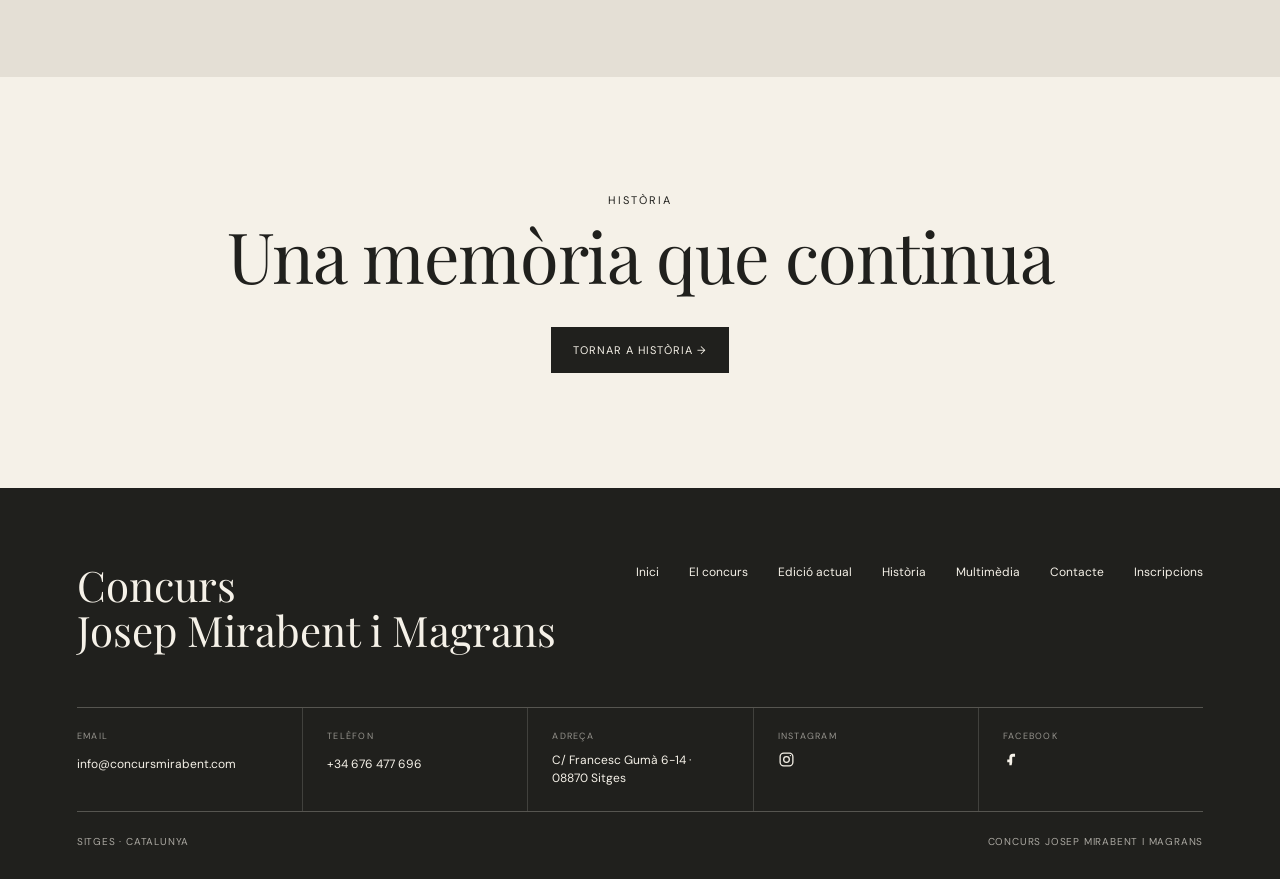
<file: historia/casino-prado-suburense.html>
<!doctype html>
<html lang="ca">
<head>
  <meta charset="UTF-8">
  <meta name="viewport" content="width=device-width, initial-scale=1.0">
  <meta name="description" content="Casino Prado Suburense, seu del Concurs Josep Mirabent i Magrans.">
  <title>Casino Prado Suburense — Concurs Josep Mirabent i Magrans</title>
  <link rel="preconnect" href="https://fonts.googleapis.com">
  <link rel="preconnect" href="https://fonts.gstatic.com" crossorigin>
  <link href="https://fonts.googleapis.com/css2?family=DM+Sans:wght@400;500;600&family=Playfair+Display:wght@400;500;600&display=swap" rel="stylesheet">
  <link rel="stylesheet" href="../css/style.css">
</head>
<body>
  <header class="site-header" id="site-header">
    <nav class="nav container" aria-label="Navegació principal">
      <button class="menu-toggle" aria-label="Obrir menú" aria-expanded="false">☰</button>
      <div class="nav-links">
        <a href="../index.html">Inici</a><a href="../el-concurs.html">El concurs</a><a href="../edicio.html">Edició actual</a><a href="../historia.html" aria-current="page">Història</a><a href="../multimedia.html">Multimèdia</a><a href="../contacte.html">Contacte</a><a class="nav-cta" href="../inscripcions.html">Inscripcions</a>
      </div>
    </nav>
  </header>
  <main>
    <section class="page-hero"><div class="container"><p class="section-label">Espai del concurs</p><h1>Casino Prado<br>Suburense</h1><p>La seu del Concurs Josep Mirabent i Magrans a Sitges.</p></div></section>
    <section class="section"><div class="container detail-grid"><div><p class="section-label">La seu</p><h2>Un espai vinculat<br>a la història del concurs</h2></div><div><p>El Casino Prado Suburense és la seu del Concurs Josep Mirabent i Magrans. L'adreça que figura a la documentació del concurs és C/ Francesc Gumà 6-14, 08870 Sitges.</p><p>El concurs hi celebra les seves proves i activitats, mantenint la vinculació entre la música, la vida cultural de Sitges i aquest espai emblemàtic.</p></div></div></section>
    <section class="section detail-section light"><div class="container detail-grid"><div><p class="section-label">Memòria visual</p><h2>El Prado<br>en imatges</h2></div><div><div class="venue-carousel-frame" data-carousel-path="../images/casino-prado/" aria-label="Fotografies del Casino Prado Suburense"><button class="venue-carousel-control prev" type="button" aria-label="Imatge anterior">‹</button><button class="venue-carousel-control next" type="button" aria-label="Imatge següent">›</button></div><p class="muted">Una selecció de fotografies del Casino Prado Suburense.</p></div></div></section>
    <section class="section history"><div class="container history-inner"><p class="section-label">Història</p><h2>Una memòria que continua</h2><a class="button button-dark section-button" href="../historia.html">Tornar a Història →</a></div></section>
  </main>
  <footer class="footer"><div class="container footer-top"><div><h2>Concurs<br>Josep Mirabent i Magrans</h2></div><div class="footer-links"><a href="../index.html">Inici</a><a href="../el-concurs.html">El concurs</a><a href="../edicio.html">Edició actual</a><a href="../historia.html">Història</a><a href="../multimedia.html">Multimèdia</a><a href="../contacte.html">Contacte</a><a href="../inscripcions.html">Inscripcions</a></div></div><div class="container footer-contact"><div><span>Email</span><a href="mailto:info@concursmirabent.com">info@concursmirabent.com</a></div><div><span>Telèfon</span><a href="tel:+34676477696">+34 676 477 696</a></div><div><span>Adreça</span><p>C/ Francesc Gumà 6-14 · 08870 Sitges</p></div><div class="footer-social"><span>Instagram</span><a href="https://www.instagram.com/concurs_mirabent_magrans/" target="_blank" rel="noopener noreferrer" aria-label="Instagram"><svg viewBox="0 0 24 24" aria-hidden="true"><rect x="3" y="3" width="18" height="18" rx="5" fill="none" stroke="currentColor" stroke-width="1.8"/><circle cx="12" cy="12" r="4" fill="none" stroke="currentColor" stroke-width="1.8"/><circle cx="17.5" cy="6.5" r="1" fill="currentColor"/></svg></a></div><div class="footer-social"><span>Facebook</span><a href="https://www.facebook.com/concursjmm/" target="_blank" rel="noopener noreferrer" aria-label="Facebook"><svg viewBox="0 0 24 24" aria-hidden="true"><path d="M14 8h3V4h-3c-3.3 0-5 1.9-5 5v3H6v4h3v4h4v-4h3.2l.8-4H13V9c0-.7.3-1 1-1Z" fill="currentColor"/></svg></a></div></div><div class="container footer-bottom"><span>Sitges · Catalunya</span><span>Concurs Josep Mirabent i Magrans</span></div></footer>
  <script src="../js/script.js"></script>
</body>
</html>
</file>
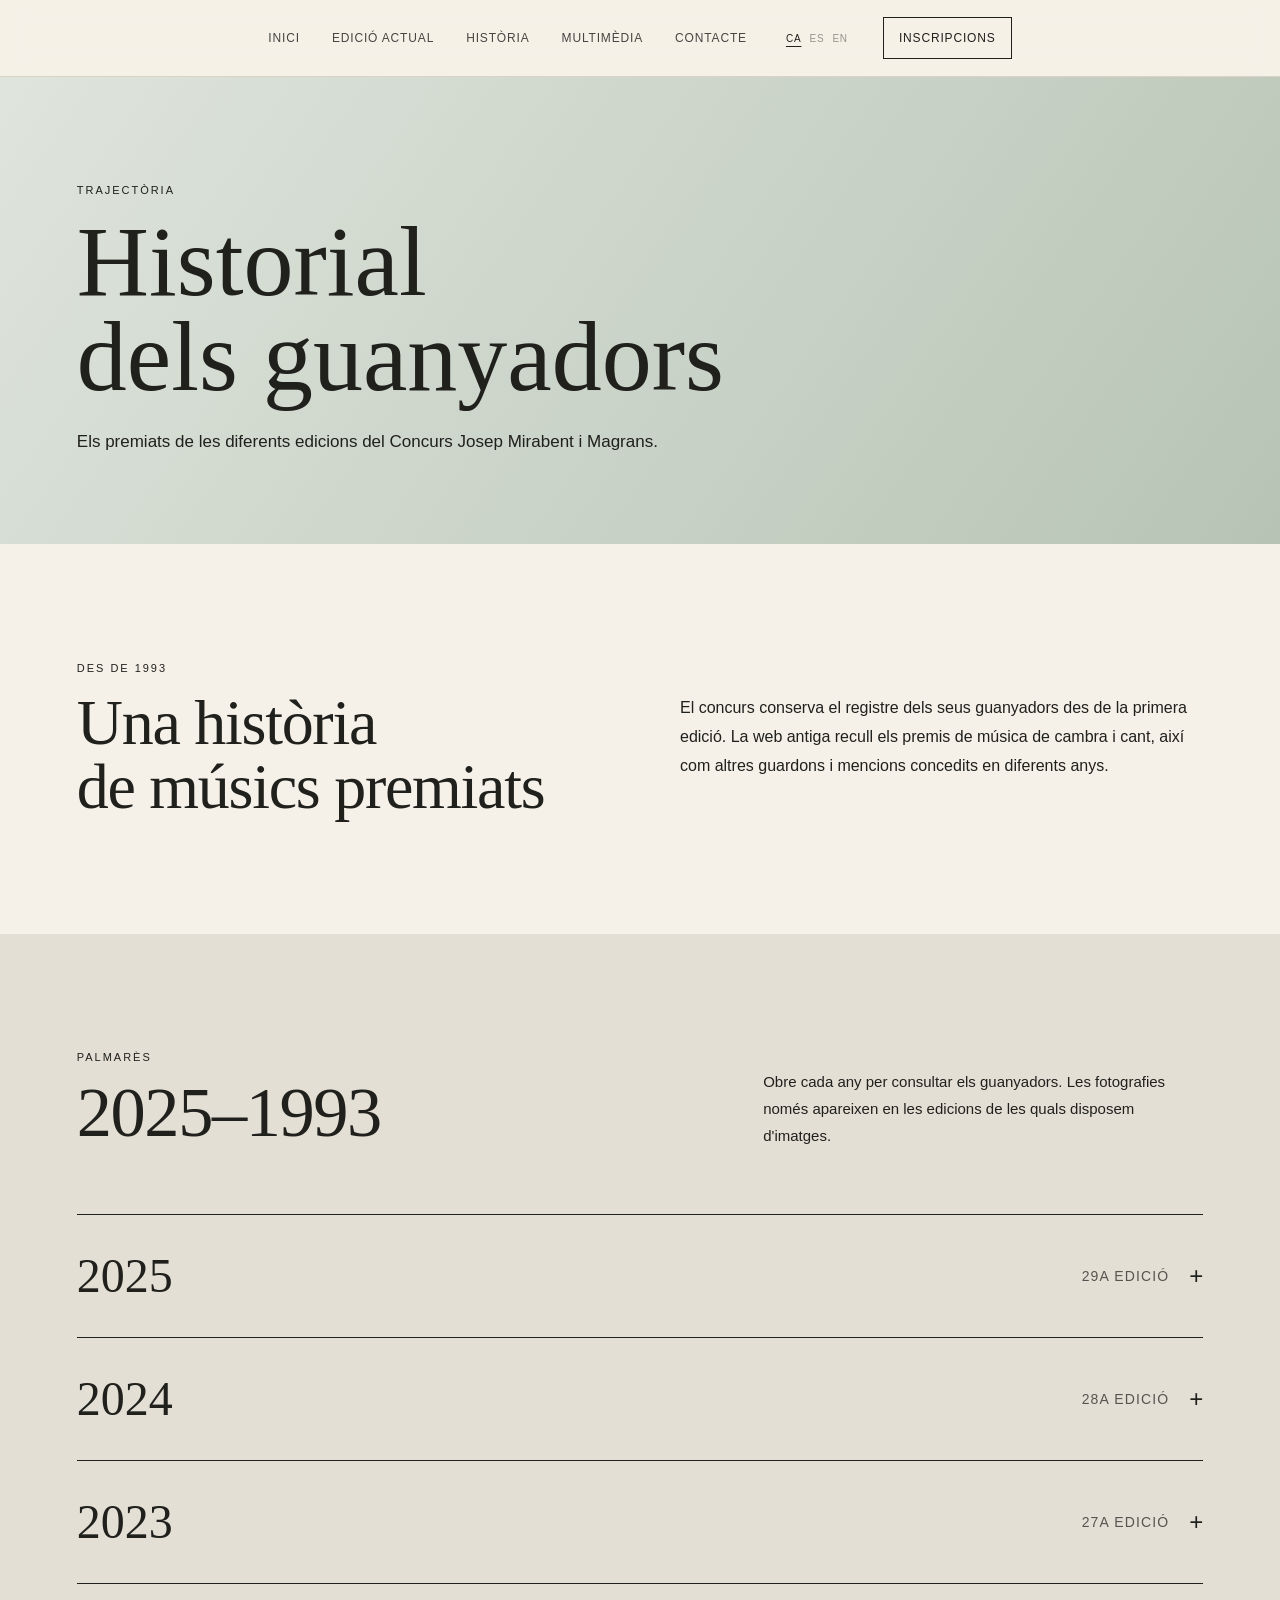
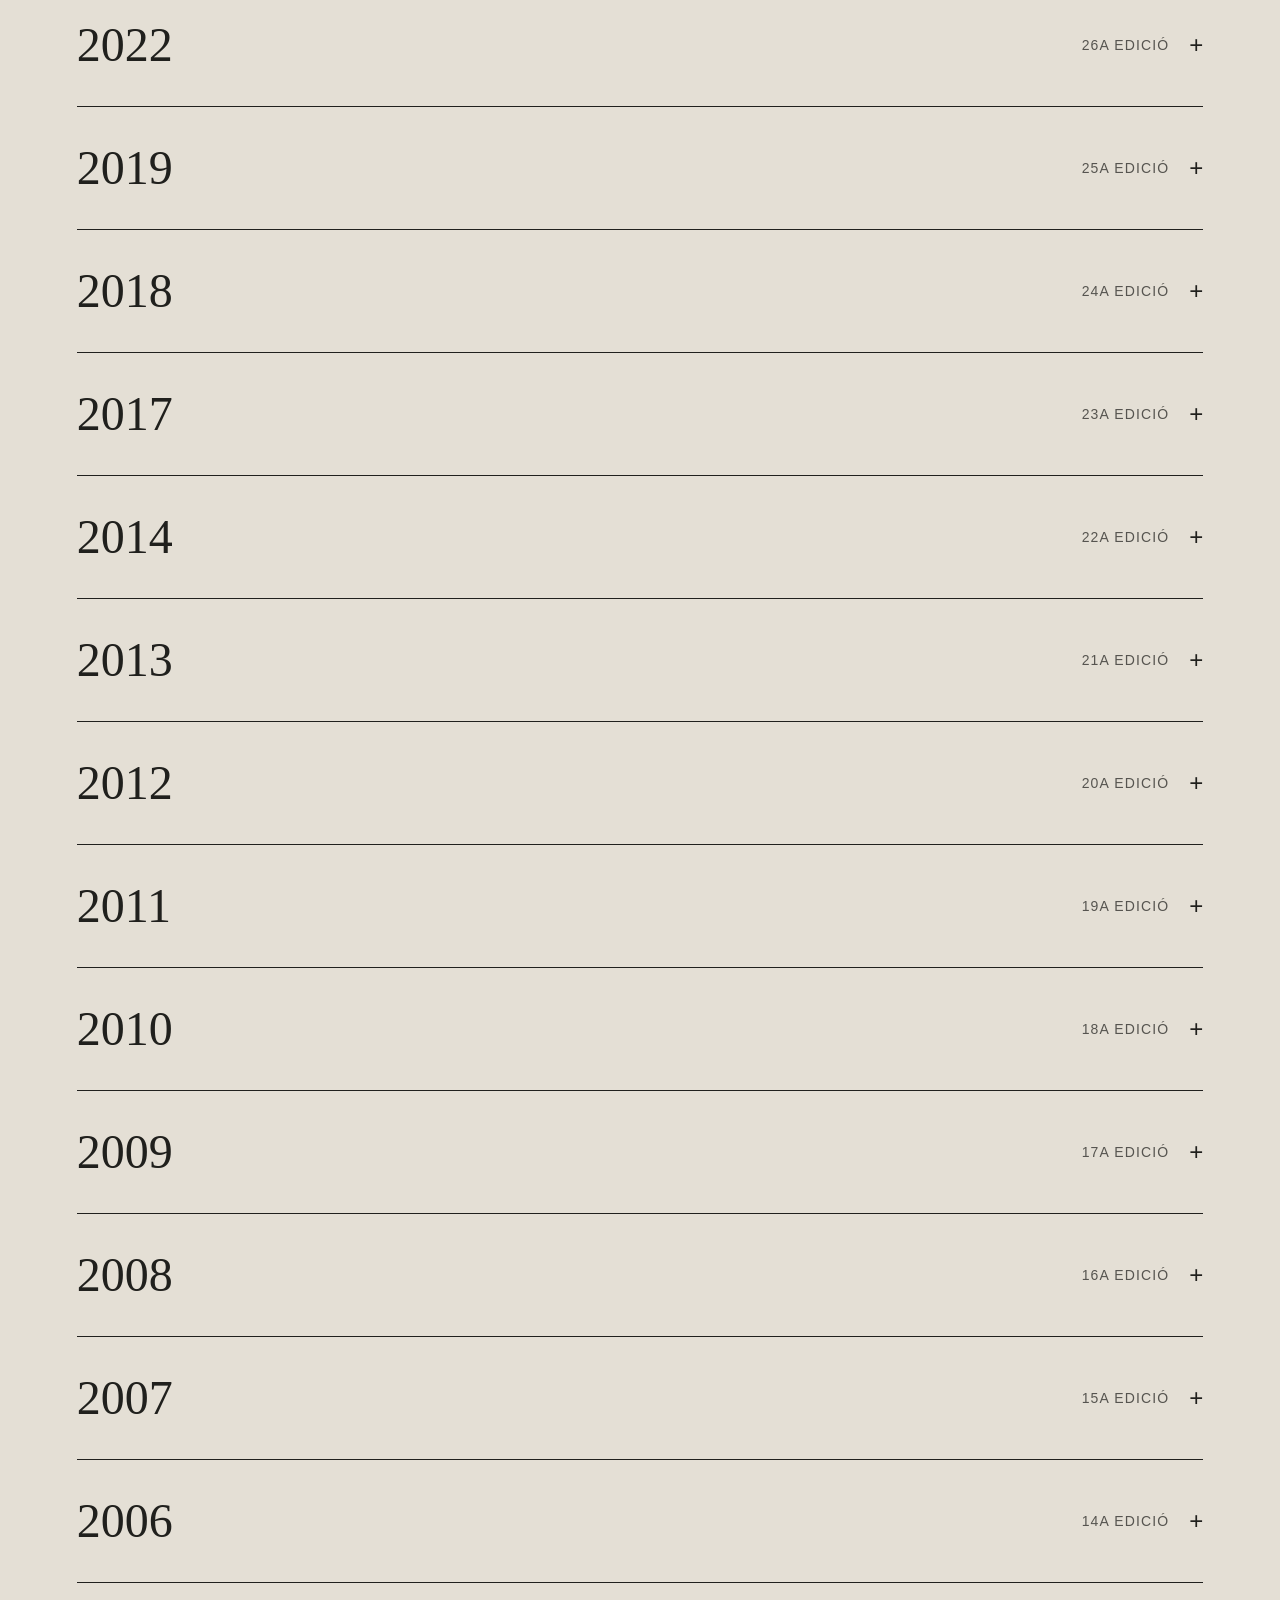
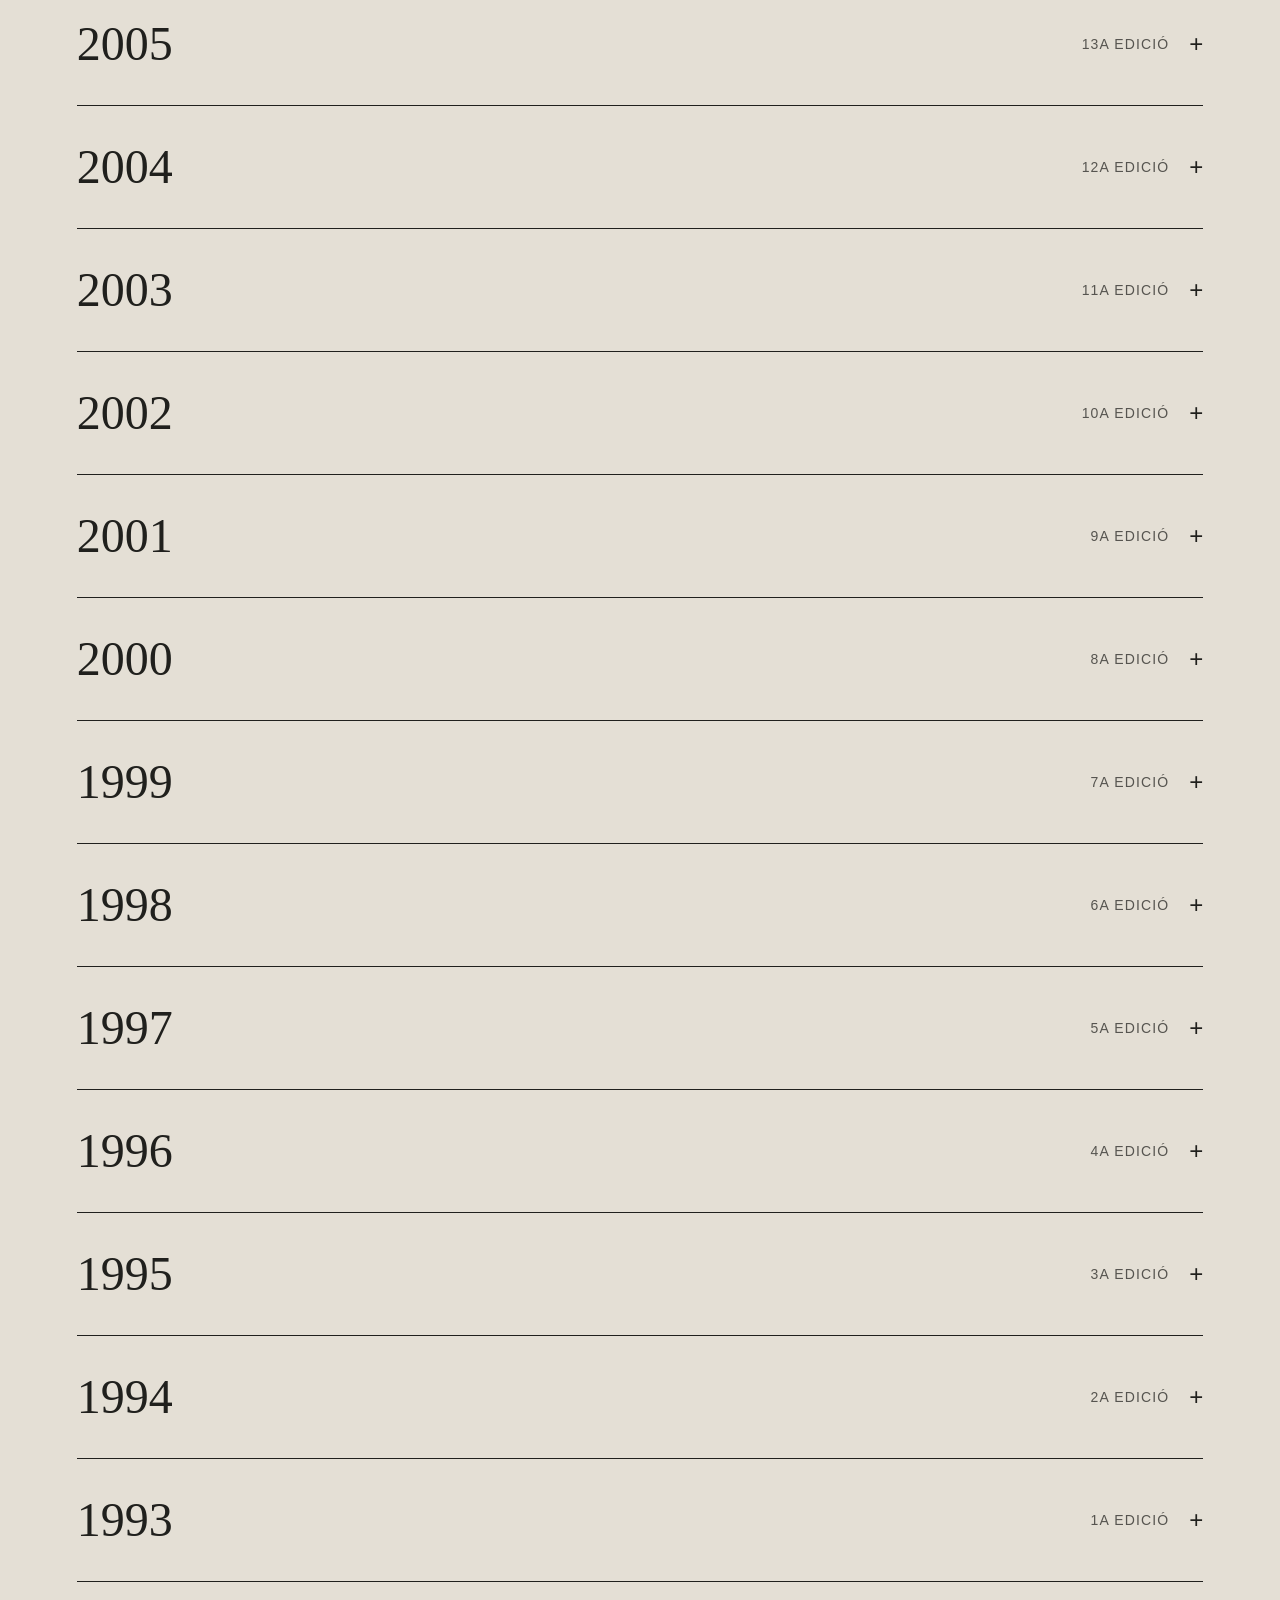
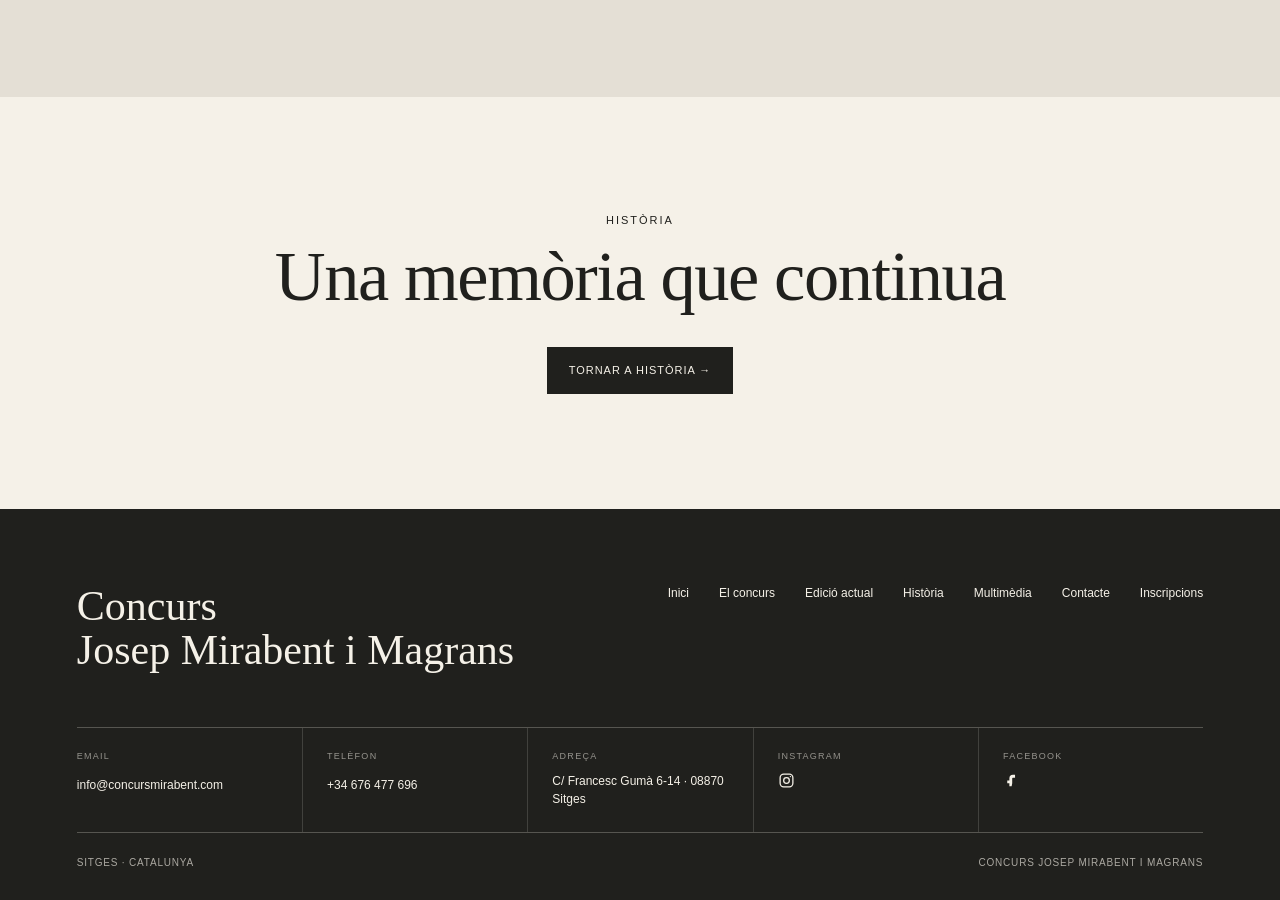
<file: historia/historial-guanyadors.html>
<!doctype html>
<html lang="ca">
<head>
<meta charset="UTF-8">
<meta name="viewport" content="width=device-width, initial-scale=1.0">
<title>Historial dels guanyadors — Concurs Josep Mirabent i Magrans</title>
<link rel="stylesheet" href="../css/style.css">
<style>
.winner-years details{border-top:1px solid currentColor}
.winner-years details:last-child{border-bottom:1px solid currentColor}
.winner-years summary{list-style:none;cursor:pointer;font-family:'Playfair Display',Georgia,serif;font-size:clamp(30px,4vw,48px);font-weight:400;padding:25px 0;display:flex;justify-content:space-between;align-items:center}
.winner-years summary::-webkit-details-marker{display:none}
.winner-years summary::after{content:'+';font-family:'DM Sans',Arial,sans-serif;font-size:24px;font-weight:300}
.winner-years details[open] summary::after{content:'−'}
.winner-columns{display:grid;grid-template-columns:1fr 1fr;gap:0;border-top:1px solid rgba(32,32,29,.45);padding:38px 0 45px}
.winner-column{padding:0 42px 0 0}
.winner-column+ .winner-column{border-left:1px solid rgba(32,32,29,.35);padding:0 0 0 42px}
.winner-column h3{font-family:'Playfair Display',Georgia,serif;font-size:30px;font-weight:400;margin-bottom:28px}
.winner-entry{margin-bottom:32px}
.winner-entry:last-child{margin-bottom:0}
.winner-entry strong{display:block;font-size:13px;font-weight:500;letter-spacing:.04em;margin-bottom:12px}
.winner-photo{width:100%;aspect-ratio:3/2;background:#d5d0c5;display:flex;align-items:center;justify-content:center;color:#6f6b63;font-size:9px;letter-spacing:.18em;text-transform:uppercase}
.winner-single{border-top:1px solid rgba(32,32,29,.45);padding:38px 0 45px;max-width:760px}
.winner-single .winner-entry{margin-bottom:24px}
.winner-single .winner-entry strong{margin-bottom:0}
@media(max-width:700px){.winner-columns{grid-template-columns:1fr}.winner-column{padding:0}.winner-column+.winner-column{border-left:0;border-top:1px solid rgba(32,32,29,.35);padding:38px 0 0;margin-top:38px}}
</style>
</head>
<body>
<header class="site-header"><nav class="nav container"><div class="nav-links"><a href="../index.html">Inici</a><a href="../el-concurs.html">El concurs</a><a href="../edicio.html">Edició actual</a><a href="../historia.html" aria-current="page">Història</a><a href="../multimedia.html">Multimèdia</a><a href="../contacte.html">Contacte</a><a class="nav-cta" href="../inscripcions.html">Inscripcions</a></div></nav></header>
<main>
<section class="page-hero"><div class="container"><p class="section-label">Trajectòria</p><h1>Historial<br>dels guanyadors</h1><p>Els premiats de les diferents edicions del Concurs Josep Mirabent i Magrans.</p></div></section>
<section class="section"><div class="container detail-grid"><div><p class="section-label">Des de 1993</p><h2>Una història<br>de músics premiats</h2></div><div><p>El concurs conserva el registre dels seus guanyadors des de la primera edició. La web antiga recull els premis de música de cambra i cant, així com altres guardons i mencions concedits en diferents anys.</p></div></div></section>
<section class="section detail-section light"><div class="container"><div class="section-heading"><div><p class="section-label">Palmarès</p><h2>2025–1993</h2></div><p class="section-intro">Obre cada any per consultar els guanyadors. Les fotografies només apareixen en les edicions de les quals disposem d'imatges.</p></div>
<div class="winner-years">
<details><summary>2025</summary><div class="winner-columns"><div class="winner-column"><h3>Música de cambra</h3><div class="winner-entry"><strong>1r Premi</strong><div class="winner-photo">Fotografia del guanyador</div></div><div class="winner-entry"><strong>2n Premi</strong><div class="winner-photo">Fotografia del guanyador</div></div><div class="winner-entry"><strong>3r Premi</strong><div class="winner-photo">Fotografia del guanyador</div></div></div><div class="winner-column"><h3>Cant</h3><div class="winner-entry"><strong>1r Premi</strong><div class="winner-photo">Fotografia del guanyador</div></div><div class="winner-entry"><strong>2n Premi</strong><div class="winner-photo">Fotografia del guanyador</div></div><div class="winner-entry"><strong>3r Premi</strong><div class="winner-photo">Fotografia del guanyador</div></div></div></div></details>
<details><summary>2024</summary><div class="winner-columns"><div class="winner-column"><h3>Música de cambra</h3><div class="winner-entry"><strong>1r Premi — Faccini Piano Duo</strong><div class="winner-photo">Fotografia del guanyador</div></div><div class="winner-entry"><strong>2n Premi — Trio Mediterraneo</strong><div class="winner-photo">Fotografia del guanyador</div></div><div class="winner-entry"><strong>3r Premi — Duo Dagda / Duo Herzando (ex aequo)</strong><div class="winner-photo">Fotografia del guanyador</div></div></div><div class="winner-column"><h3>Cant</h3><div class="winner-entry"><strong>1r Premi — Rosa Maria Abella</strong><div class="winner-photo">Fotografia del guanyador</div></div><div class="winner-entry"><strong>2n Premi — Aseel Massoud / Violeta Alarcon (ex aequo)</strong><div class="winner-photo">Fotografia del guanyador</div></div><div class="winner-entry"><strong>3r Premi — Oscar Encinas</strong><div class="winner-photo">Fotografia del guanyador</div></div></div></div></details>
<details><summary>2023</summary><div class="winner-columns"><div class="winner-column"><h3>Música de cambra</h3><div class="winner-entry"><strong>1r Premi — Mezzo Quartet</strong><div class="winner-photo">Fotografia del guanyador</div></div><div class="winner-entry"><strong>2n Premi — Trio Korena</strong><div class="winner-photo">Fotografia del guanyador</div></div><div class="winner-entry"><strong>3r Premi — Quartet Vivancos</strong><div class="winner-photo">Fotografia del guanyador</div></div></div><div class="winner-column"><h3>Cant</h3><div class="winner-entry"><strong>1r Premi — Guillem Batllori</strong><div class="winner-photo">Fotografia del guanyador</div></div><div class="winner-entry"><strong>2n Premi — Maria Martin</strong><div class="winner-photo">Fotografia del guanyador</div></div><div class="winner-entry"><strong>3r Premi — Cèlia Cuéllar</strong><div class="winner-photo">Fotografia del guanyador</div></div></div></div></details>
<details><summary>2022</summary><div class="winner-columns"><div class="winner-column"><h3>Música de cambra</h3><div class="winner-entry"><strong>1r Premi — Cuarteto Iberia / Delia Quartet (ex aequo)</strong><div class="winner-photo">Fotografia del guanyador</div></div><div class="winner-entry"><strong>3r Premi — Trio Almarts</strong><div class="winner-photo">Fotografia del guanyador</div></div></div><div class="winner-column"><h3>Cant</h3><div class="winner-entry"><strong>1r Premi — Montserrat Seró</strong><div class="winner-photo">Fotografia del guanyador</div></div><div class="winner-entry"><strong>2n Premi — Shengwu Ou</strong><div class="winner-photo">Fotografia del guanyador</div></div><div class="winner-entry"><strong>3r Premi — Fernando Cisneros</strong><div class="winner-photo">Fotografia del guanyador</div></div></div></div></details>
<details><summary>2019</summary><div class="winner-columns"><div class="winner-column"><h3>Música de cambra</h3><div class="winner-entry"><strong>1r Premi — Anton y Maite Duo</strong><div class="winner-photo">Fotografia del guanyador</div></div><div class="winner-entry"><strong>2n Premi — Quartet Toldrà</strong><div class="winner-photo">Fotografia del guanyador</div></div><div class="winner-entry"><strong>3r Premi — Quartet Altimira</strong><div class="winner-photo">Fotografia del guanyador</div></div></div><div class="winner-column"><h3>Cant</h3><div class="winner-entry"><strong>1r Premi — Lalit Worathepnitinian</strong><div class="winner-photo">Fotografia del guanyador</div></div><div class="winner-entry"><strong>2n Premi — Yeani Lee</strong><div class="winner-photo">Fotografia del guanyador</div></div><div class="winner-entry"><strong>3r Premi — Ayelen Mose</strong><div class="winner-photo">Fotografia del guanyador</div></div></div></div><p class="special-note">Premis especials: Victoria dels Àngels · Jardí dels Tarongers</p></details>
<details><summary>2018</summary><div class="winner-columns"><div class="winner-column"><h3>Música de cambra</h3><div class="winner-entry"><strong>1r Premi — Trio Doyenne</strong><div class="winner-photo">Fotografia del guanyador</div></div><div class="winner-entry"><strong>2n Premi — Cuarteto Ophir</strong><div class="winner-photo">Fotografia del guanyador</div></div><div class="winner-entry"><strong>3r Premi — Duo Piccotti-Puig</strong><div class="winner-photo">Fotografia del guanyador</div></div></div><div class="winner-column"><h3>Cant</h3><div class="winner-entry"><strong>1r Premi — Hao Tian</strong><div class="winner-photo">Fotografia del guanyador</div></div><div class="winner-entry"><strong>2n Premi — Yeajin Jeon</strong><div class="winner-photo">Fotografia del guanyador</div></div><div class="winner-entry"><strong>3r Premi — Antoni Lliteres</strong><div class="winner-photo">Fotografia del guanyador</div></div></div></div></details>
<details><summary>2017</summary><div class="winner-columns"><div class="winner-column"><h3>Música de cambra</h3><div class="winner-entry"><strong>1r Premi — Duo Bau-Veselova</strong><div class="winner-photo">Fotografia del guanyador</div></div><div class="winner-entry"><strong>2n Premi — Kebyart Ensemble</strong><div class="winner-photo">Fotografia del guanyador</div></div><div class="winner-entry"><strong>3r Premi — Sfera Duo</strong><div class="winner-photo">Fotografia del guanyador</div></div></div><div class="winner-column"><h3>Cant</h3><div class="winner-entry"><strong>1r Premi — Paula Sánchez-Valverde</strong><div class="winner-photo">Fotografia del guanyador</div></div><div class="winner-entry"><strong>2n Premi — Hélène Walter</strong><div class="winner-photo">Fotografia del guanyador</div></div><div class="winner-entry"><strong>3r Premi — Serena Sáenz</strong><div class="winner-photo">Fotografia del guanyador</div></div></div></div><p class="special-note">Premi AOS — Hélène Walter i Daniela Vega</p></details>
<details><summary>2014</summary><div class="winner-columns"><div class="winner-column"><h3>Música de cambra</h3><div class="winner-entry"><strong>1r Premi — Cosmos Quartet</strong><div class="winner-photo">Fotografia del guanyador</div></div><div class="winner-entry"><strong>2n Premi — Quartet Neuma</strong><div class="winner-photo">Fotografia del guanyador</div></div><div class="winner-entry"><strong>3r Premi — Fukio Ensemble</strong><div class="winner-photo">Fotografia del guanyador</div></div></div><div class="winner-column"><h3>Cant</h3><div class="winner-entry"><strong>1r Premi — Maria Miró</strong><div class="winner-photo">Fotografia del guanyador</div></div><div class="winner-entry"><strong>2n Premi — Sara Blanch</strong><div class="winner-photo">Fotografia del guanyador</div></div><div class="winner-entry"><strong>3r Premi — Nona Krastnikova</strong><div class="winner-photo">Fotografia del guanyador</div></div></div></div></details>
<details><summary>2013</summary><div class="winner-columns"><div class="winner-column"><h3>Música de cambra</h3><div class="winner-entry"><strong>1r Premi — ArTrio Berlin</strong><div class="winner-photo">Fotografia del guanyador</div></div><div class="winner-entry"><strong>2n Premi — Duo de la Rosa-Caravaca</strong><div class="winner-photo">Fotografia del guanyador</div></div><div class="winner-entry"><strong>3r Premi — Duo Ouranós</strong><div class="winner-photo">Fotografia del guanyador</div></div></div><div class="winner-column"><h3>Cant</h3><div class="winner-entry"><strong>1r Premi — Ximena Agurto / Marzia Marzo (ex aequo)</strong><div class="winner-photo">Fotografia del guanyador</div></div><div class="winner-entry"><strong>2n Premi — Miren Urbieta / Kathryn Leemhuis (ex aequo)</strong><div class="winner-photo">Fotografia del guanyador</div></div><div class="winner-entry"><strong>3r Premi — Shavidze Kakhaber</strong><div class="winner-photo">Fotografia del guanyador</div></div></div></div></details>
<details><summary>2012</summary><div class="winner-columns"><div class="winner-column"><h3>Música de cambra</h3><div class="winner-entry"><strong>1r Premi — Quinteto Ethos</strong><div class="winner-photo">Fotografia del guanyador</div></div><div class="winner-entry"><strong>2n Premi — Trio Rodin</strong><div class="winner-photo">Fotografia del guanyador</div></div><div class="winner-entry"><strong>3r Premi — Zalas Duo</strong><div class="winner-photo">Fotografia del guanyador</div></div><div class="winner-entry"><strong>4t Premi — Duo Aguirre León</strong><div class="winner-photo">Fotografia del guanyador</div></div></div><div class="winner-column"><h3>Cant</h3><div class="winner-entry"><strong>1r Premi — Eleonora Cilli</strong><div class="winner-photo">Fotografia del guanyador</div></div><div class="winner-entry"><strong>2n Premi — Airam Hernandez</strong><div class="winner-photo">Fotografia del guanyador</div></div><div class="winner-entry"><strong>3r Premi — Cristina Segura i Joan Garcia Gomà</strong><div class="winner-photo">Fotografia del guanyador</div></div></div></div></details>
<details><summary>2011</summary><div class="winner-columns"><div class="winner-column"><h3>Música de cambra</h3><div class="winner-entry"><strong>1r Premi — Cuarteto Octavia</strong><div class="winner-photo">Fotografia del guanyador</div></div><div class="winner-entry"><strong>2n Premi — Satz Duo</strong><div class="winner-photo">Fotografia del guanyador</div></div><div class="winner-entry"><strong>3r Premi — Fussion Percusion Duo</strong><div class="winner-photo">Fotografia del guanyador</div></div></div><div class="winner-column"><h3>Cant</h3><div class="winner-entry"><strong>1r Premi — Victor Sicard</strong><div class="winner-photo">Fotografia del guanyador</div></div><div class="winner-entry"><strong>2n Premi — Tiago Costa</strong><div class="winner-photo">Fotografia del guanyador</div></div><div class="winner-entry"><strong>3r Premi — Mina Baek</strong><div class="winner-photo">Fotografia del guanyador</div></div></div></div></details>
<details><summary>2010</summary><div class="winner-columns"><div class="winner-column"><h3>Música de cambra</h3><div class="winner-entry"><strong>1r Premi — Saphir Quartet</strong><div class="winner-photo">Fotografia del guanyador</div></div><div class="winner-entry"><strong>2n Premi — Muse Piano Quintet</strong><div class="winner-photo">Fotografia del guanyador</div></div><div class="winner-entry"><strong>3r Premi — Trio Pérez Iñesta</strong><div class="winner-photo">Fotografia del guanyador</div></div></div><div class="winner-column"><h3>Cant</h3><div class="winner-entry"><strong>1r Premi — Carles Daza</strong><div class="winner-photo">Fotografia del guanyador</div></div><div class="winner-entry"><strong>2n Premi — Isabel Egea</strong><div class="winner-photo">Fotografia del guanyador</div></div><div class="winner-entry"><strong>3r Premi — Isaac Galan</strong><div class="winner-photo">Fotografia del guanyador</div></div></div></div></details>
<details><summary>2009</summary><div class="winner-columns"><div class="winner-column"><h3>Música de cambra</h3><div class="winner-entry"><strong>1r Premi — Cuarteto Katharsis</strong><div class="winner-photo">Fotografia del guanyador</div></div><div class="winner-entry"><strong>2n Premi — Cuarteto Granada</strong><div class="winner-photo">Fotografia del guanyador</div></div><div class="winner-entry"><strong>3r Premi — BCN Brass Trio</strong><div class="winner-photo">Fotografia del guanyador</div></div></div><div class="winner-column"><h3>Cant</h3><div class="winner-entry"><strong>1r Premi — Jong Hoon Heo</strong><div class="winner-photo">Fotografia del guanyador</div></div><div class="winner-entry"><strong>2n Premi — Elisandra Melián</strong><div class="winner-photo">Fotografia del guanyador</div></div><div class="winner-entry"><strong>3r Premi — Laura Vila i Carmen Bou</strong><div class="winner-photo">Fotografia del guanyador</div></div></div></div></details>
<details><summary>2008</summary><div class="winner-columns"><div class="winner-column"><h3>Música de cambra</h3><div class="winner-entry"><strong>1r Premi — Trio Monte</strong><div class="winner-photo">Fotografia del guanyador</div></div><div class="winner-entry"><strong>2n Premi — Duo Sasaki-Fukuzaki</strong><div class="winner-photo">Fotografia del guanyador</div></div><div class="winner-entry"><strong>3r Premi — Quartetto Avos</strong><div class="winner-photo">Fotografia del guanyador</div></div></div><div class="winner-column"><h3>Cant</h3><div class="winner-entry"><strong>1r Premi — Beatriz Jiménez</strong><div class="winner-photo">Fotografia del guanyador</div></div><div class="winner-entry"><strong>2n Premi — Gemma Coma-Alabert</strong><div class="winner-photo">Fotografia del guanyador</div></div><div class="winner-entry"><strong>3r Premi — Anna Escalas</strong><div class="winner-photo">Fotografia del guanyador</div></div></div></div></details>
<details><summary>2007</summary><div class="winner-columns"><div class="winner-column"><h3>Música de cambra</h3><div class="winner-entry"><strong>1r Premi — Quartet Quixote</strong><div class="winner-photo">Fotografia del guanyador</div></div><div class="winner-entry"><strong>2n Premi — Duo Energico</strong><div class="winner-photo">Fotografia del guanyador</div></div><div class="winner-entry"><strong>3r Premi — Trio In Uno</strong><div class="winner-photo">Fotografia del guanyador</div></div></div><div class="winner-column"><h3>Cant</h3><div class="winner-entry"><strong>1r Premi — Anna Tobella</strong><div class="winner-photo">Fotografia del guanyador</div></div><div class="winner-entry"><strong>2n Premi — Alina Furman i Yolanda Marin (ex aequo)</strong><div class="winner-photo">Fotografia del guanyador</div></div><div class="winner-entry"><strong>3r Premi — Joana Thomé</strong><div class="winner-photo">Fotografia del guanyador</div></div></div></div></details>
<details><summary>2006</summary><div class="winner-columns"><div class="winner-column"><h3>Música de cambra</h3><div class="winner-entry"><strong>1r Premi — Duo Muñoz-Boeru</strong><div class="winner-photo">Fotografia del guanyador</div></div><div class="winner-entry"><strong>2n Premi — Quartet de saxòfons “Atlántico”</strong><div class="winner-photo">Fotografia del guanyador</div></div></div><div class="winner-column"><h3>Cant</h3><div class="winner-entry"><strong>1r Premi — Núria Vilà</strong><div class="winner-photo">Fotografia del guanyador</div></div><div class="winner-entry"><strong>2n Premi — Júlia Farrés-Llongueras</strong><div class="winner-photo">Fotografia del guanyador</div></div></div></div></details>
<details><summary>2005</summary><div class="winner-columns"><div class="winner-column"><h3>Música de cambra</h3><div class="winner-entry"><strong>1r Premi — Quartet de saxòfons “Quantz”</strong><div class="winner-photo">Fotografia del guanyador</div></div><div class="winner-entry"><strong>2n Premi — Trio Kibuka</strong><div class="winner-photo">Fotografia del guanyador</div></div></div><div class="winner-column"><h3>Cant</h3><div class="winner-entry"><strong>1r Premi — Francisco Corujo</strong><div class="winner-photo">Fotografia del guanyador</div></div><div class="winner-entry"><strong>2n Premi — Paula Nogueira i Hans Ever (ex aequo)</strong><div class="winner-photo">Fotografia del guanyador</div></div></div></div></details>
<details><summary>2004</summary><div class="winner-columns"><div class="winner-column"><h3>Música de cambra</h3><div class="winner-entry"><strong>1r Premi — Cuarteto Matiz i Free “W” Bass (ex aequo)</strong></div><div class="winner-entry"><strong>2n Premi — Janina i Núria Capella</strong></div></div><div class="winner-column"><h3>Cant</h3><div class="winner-entry"><strong>1r Premi — Maribel Ortega i Tina Gorina (ex aequo)</strong></div><div class="winner-entry"><strong>2n Premi — Xerach Alonso</strong></div></div></div></details>
<details><summary>2003</summary><div class="winner-single"><div class="winner-entry"><strong>1r Premi — Oroitz Maiz (Acordió)</strong></div><div class="winner-entry"><strong>2n Premi — Claudia Rodríguez (Cant)</strong></div></div></details>
<details><summary>2002</summary><div class="winner-single"><div class="winner-entry"><strong>1r Premi — Ma Eugènia Espigolé (Piano)</strong></div></div></details>
<details><summary>2001</summary><div class="winner-single"><div class="winner-entry"><strong>1r Premi — Victòria Càceres (Guitarra)</strong></div></div></details>
<details><summary>2000</summary><div class="winner-single"><div class="winner-entry"><strong>1r Premi — Carmina Font (Violí) i Amaia Barrachina (Violí) (ex aequo)</strong></div></div></details>
<details><summary>1999</summary><div class="winner-single"><div class="winner-entry"><strong>1r Premi — Eugeni Amador (Piano)</strong></div></div></details>
<details><summary>1998</summary><div class="winner-single"><div class="winner-entry"><strong>1r Premi — Jonathan Carbó (Òrgan)</strong></div></div></details>
<details><summary>1997</summary><div class="winner-single"><div class="winner-entry"><strong>1r Premi — Pinyo Martí (Bateria)</strong></div></div></details>
<details><summary>1996</summary><div class="winner-single"><div class="winner-entry"><strong>1r Premi — Fabrici Rodríguez Sampaio (Flauta)</strong></div></div></details>
<details><summary>1995</summary><div class="winner-single"><div class="winner-entry"><strong>1r Premi — Josep Lluís Bieito (Guitarra)</strong></div></div></details>
<details><summary>1994</summary><div class="winner-single"><div class="winner-entry"><strong>1r Premi — Xavier Pagés-Corella (Composició i Piano)</strong></div></div></details>
<details><summary>1993</summary><div class="winner-single"><div class="winner-entry"><strong>1r Premi — Salvador Monzó i Agustí Candisano (Piano) (ex aequo)</strong></div></div></details>
</div></div></section>
<section class="section history"><div class="container history-inner"><p class="section-label">Història</p><h2>Una memòria que continua</h2><a class="button button-dark section-button" href="../historia.html">Tornar a Història →</a></div></section>
</main>
<footer class="footer"><div class="container footer-top"><div><h2>Concurs<br>Josep Mirabent i Magrans</h2></div><div class="footer-links"><a href="../index.html">Inici</a><a href="../el-concurs.html">El concurs</a><a href="../edicio.html">Edició actual</a><a href="../historia.html">Història</a><a href="../multimedia.html">Multimèdia</a><a href="../contacte.html">Contacte</a><a href="../inscripcions.html">Inscripcions</a></div></div><div class="container footer-contact"><div><span>Email</span><a href="mailto:info@concursmirabent.com">info@concursmirabent.com</a></div><div><span>Telèfon</span><a href="tel:+34676477696">+34 676 477 696</a></div><div><span>Adreça</span><p>C/ Francesc Gumà 6-14 · 08870 Sitges</p></div><div class="footer-social"><span>Instagram</span><a href="https://www.instagram.com/concurs_mirabent_magrans/" target="_blank" rel="noopener noreferrer" aria-label="Instagram"><svg viewBox="0 0 24 24" aria-hidden="true"><rect x="3" y="3" width="18" height="18" rx="5" fill="none" stroke="currentColor" stroke-width="1.8"/><circle cx="12" cy="12" r="4" fill="none" stroke="currentColor" stroke-width="1.8"/><circle cx="17.5" cy="6.5" r="1" fill="currentColor"/></svg></a></div><div class="footer-social"><span>Facebook</span><a href="https://www.facebook.com/concursjmm/" target="_blank" rel="noopener noreferrer" aria-label="Facebook"><svg viewBox="0 0 24 24" aria-hidden="true"><path d="M14 8h3V4h-3c-3.3 0-5 1.9-5 5v3H6v4h3v4h3.2l.8-4H13V9c0-.7.3-1 1-1Z" fill="currentColor"/></svg></a></div></div><div class="container footer-bottom"><span>Sitges · Catalunya</span><span>Concurs Josep Mirabent i Magrans</span></div></footer>
<script src="../js/script.js?v=palmares-2"></script>
</body>
</html>
</file>
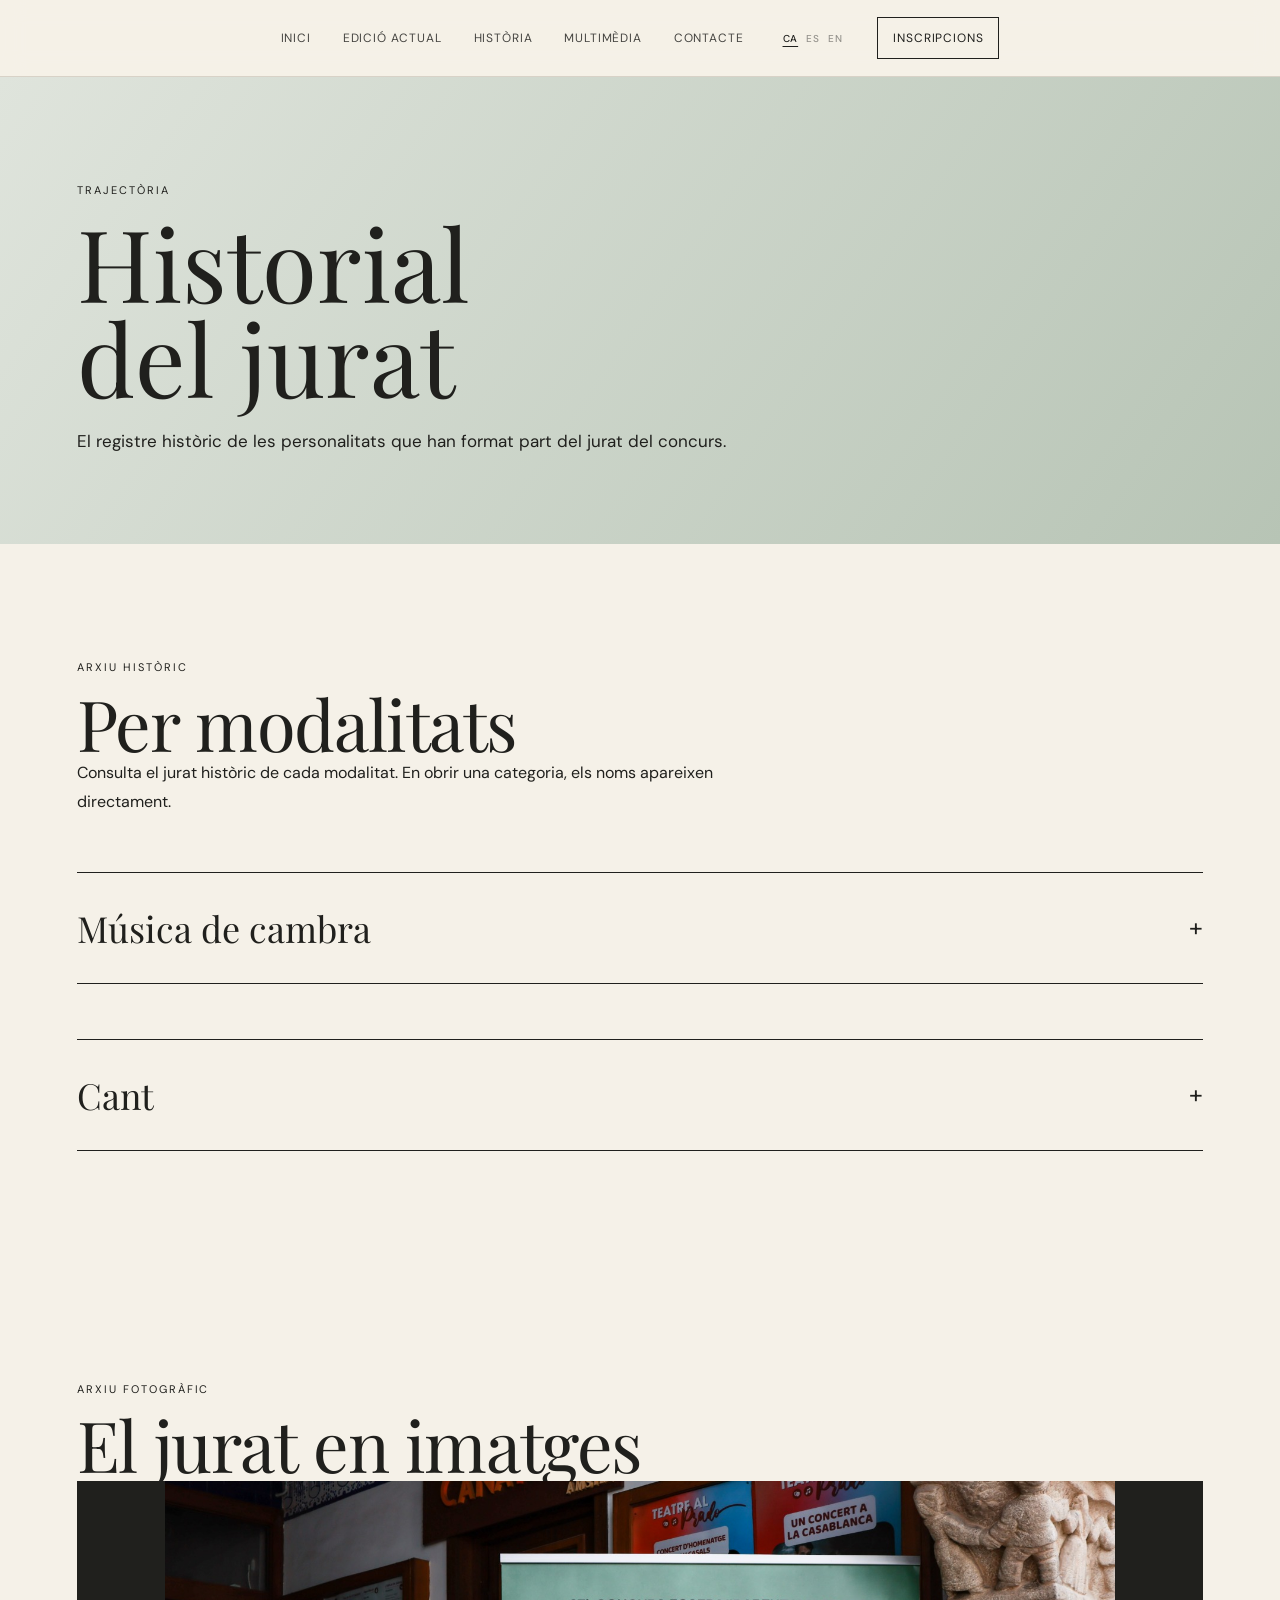
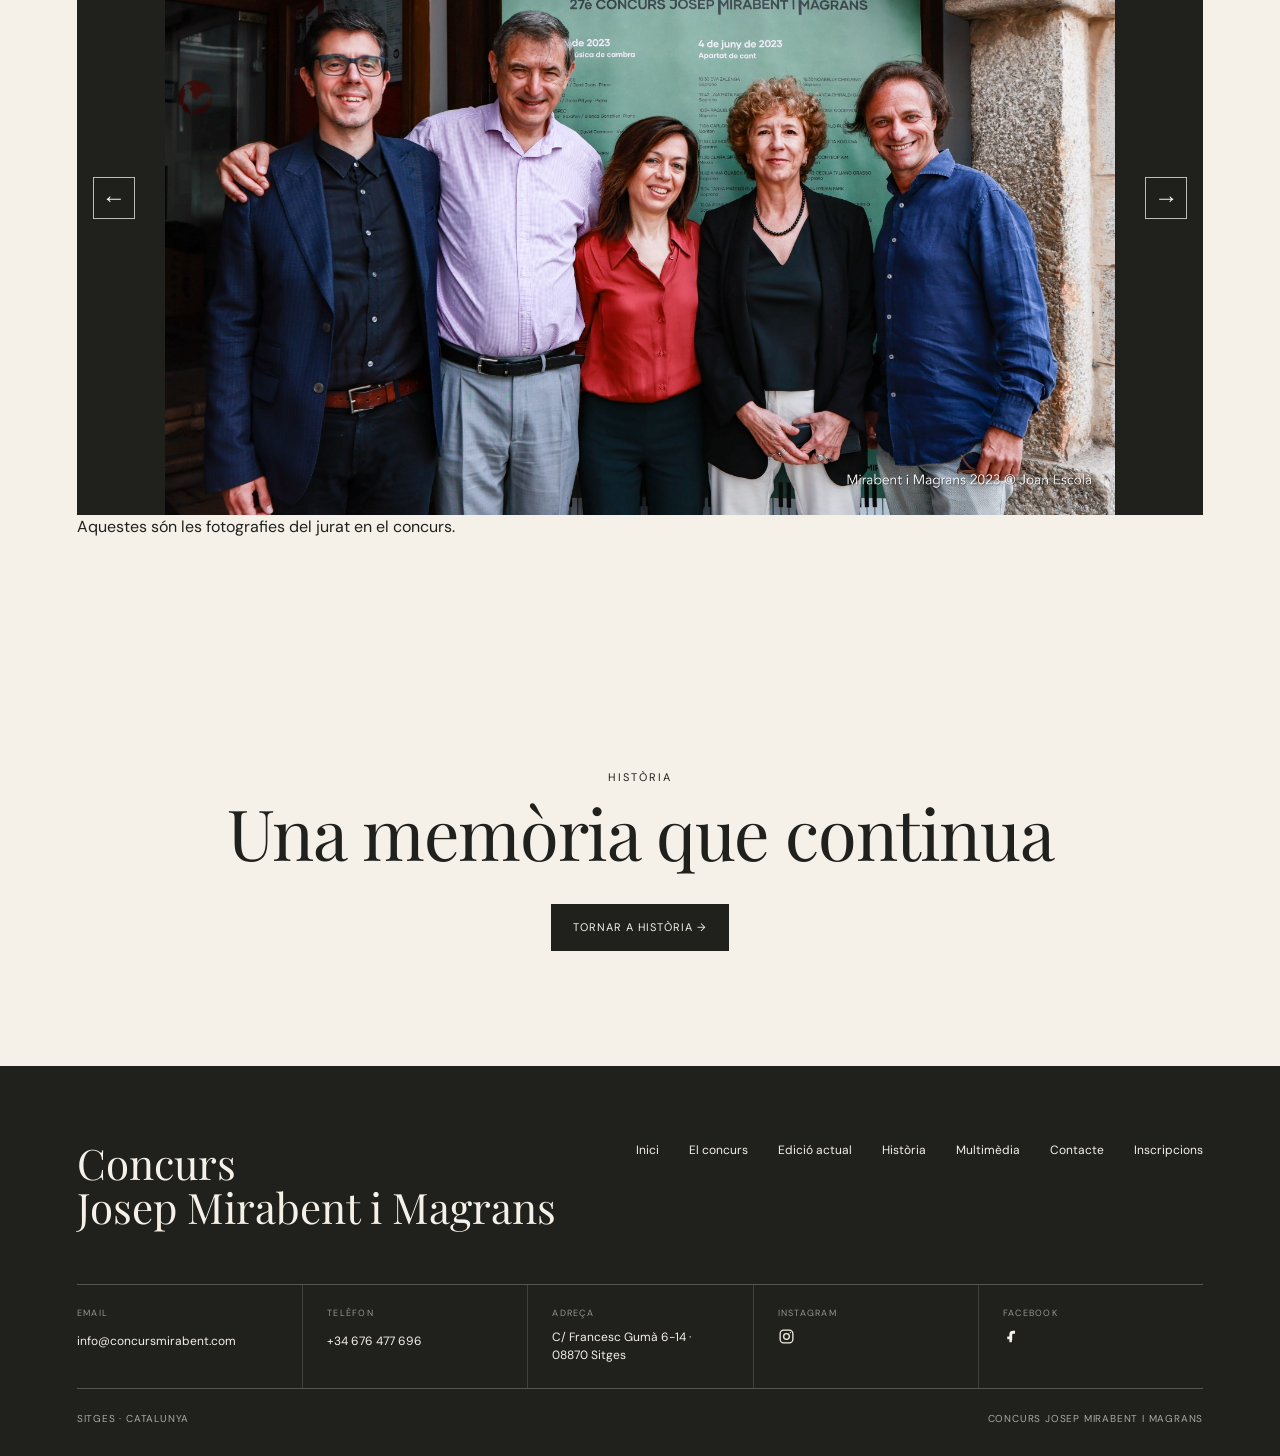
<file: historia/historial-jurat.html>
<!doctype html><html lang="ca"><head><meta charset="UTF-8"><meta name="viewport" content="width=device-width, initial-scale=1.0"><meta name="description" content="Historial del jurat del Concurs Josep Mirabent i Magrans."><title>Historial del jurat — Concurs Josep Mirabent i Magrans</title><link rel="preconnect" href="https://fonts.googleapis.com"><link rel="preconnect" href="https://fonts.gstatic.com" crossorigin><link href="https://fonts.googleapis.com/css2?family=DM+Sans:wght@400;500;600&family=Playfair+Display:wght@400;500;600&display=swap" rel="stylesheet"><link rel="stylesheet" href="../css/style.css"><style>
.jury-history-intro{max-width:700px;line-height:1.8}.jury-category{margin-top:55px}.jury-category>summary{list-style:none;cursor:pointer;border-top:1px solid #20201d;border-bottom:1px solid #20201d;padding:28px 0;display:flex;justify-content:space-between;align-items:center;font-family:'Playfair Display',Georgia,serif;font-size:36px}.jury-category>summary::-webkit-details-marker{display:none}.jury-category>summary::after{content:'+';font-family:'DM Sans',Arial,sans-serif;font-size:25px;font-weight:400}.jury-category[open]>summary::after{content:'−'}.jury-category-body{padding:35px 0 10px}.jury-old-list{columns:2;column-gap:70px;border-top:1px solid rgba(32,32,29,.25);padding-top:10px}.jury-old-list p{padding:13px 0;border-bottom:1px solid rgba(32,32,29,.18);font-size:14px;break-inside:avoid}.jury-note{font-size:12px;line-height:1.7;opacity:.65;margin-top:25px;max-width:700px}@media(max-width:850px){.jury-old-list{columns:1}}@media(max-width:480px){.jury-category>summary{font-size:30px}}
</style></head><body><header class="site-header" id="site-header"><nav class="nav container" aria-label="Navegació principal"><button class="menu-toggle" aria-label="Obrir menú" aria-expanded="false">☰</button><div class="nav-links"><a href="../index.html">Inici</a><a href="../el-concurs.html">El concurs</a><a href="../edicio.html">Edició actual</a><a href="../historia.html" aria-current="page">Història</a><a href="../multimedia.html">Multimèdia</a><a href="../contacte.html">Contacte</a><a class="nav-cta" href="../inscripcions.html">Inscripcions</a></div></nav></header><main><section class="page-hero"><div class="container"><p class="section-label">Trajectòria</p><h1>Historial<br>del jurat</h1><p>El registre històric de les personalitats que han format part del jurat del concurs.</p></div></section><section class="section"><div class="container"><p class="section-label">Arxiu històric</p><h2>Per modalitats</h2><p class="jury-history-intro">Consulta el jurat històric de cada modalitat. En obrir una categoria, els noms apareixen directament.</p><details class="jury-category"><summary>Música de cambra</summary><div class="jury-category-body"><div class="jury-old-list"><p>Alba Ventura</p><p>Albert Guinovart</p><p>Àngel Soler</p><p>Anna Crexells</p><p>Anton Serra</p><p>Assumpta Coma</p><p>Assunto Nese</p><p>Edmon Colomer</p><p>Elisenda Fàbregas</p><p>Isabel Fèlix</p><p>Salvador Brotons</p><p>Ramon Gener</p><p>Roger Alier</p><p>Xavier Pagès-Corella</p></div><p class="jury-note">L'arxiu històric de la web antiga no assigna cada nom a una edició concreta; per això aquí es conserva el registre de noms sense inventar anys ni composicions.</p></div></details><details class="jury-category"><summary>Cant</summary><div class="jury-category-body"><div class="jury-old-list"><p>Carme Bustamante</p><p>Christina Scheppelmann</p><p>Fernando Sans Riviere</p><p>Fiorenza Cedolins</p><p>Luciana Serra</p><p>Mirna Lacambra</p></div><p class="jury-note">L'arxiu històric de la web antiga no assigna cada nom a una edició concreta; per això aquí es conserva el registre de noms sense inventar anys ni composicions.</p></div></details></div></section><section class="section jury-archive-gallery"><div class="container"><p class="section-label">Arxiu fotogràfic</p><h2>El jurat en imatges</h2><div class="jury-carousel" aria-label="Galeria de fotografies del jurat"><div class="jury-carousel-frame"><button class="jury-carousel-control prev" type="button" aria-label="Fotografia anterior">←</button><button class="jury-carousel-control next" type="button" aria-label="Fotografia següent">→</button></div><p class="jury-carousel-caption">Aquestes són les fotografies del jurat en el concurs.</p></div></div></section><section class="section history"><div class="container history-inner"><p class="section-label">Història</p><h2>Una memòria que continua</h2><a class="button button-dark section-button" href="../historia.html">Tornar a Història →</a></div></section></main><footer class="footer"><div class="container footer-top"><div><h2>Concurs<br>Josep Mirabent i Magrans</h2></div><div class="footer-links"><a href="../index.html">Inici</a><a href="../el-concurs.html">El concurs</a><a href="../edicio.html">Edició actual</a><a href="../historia.html">Història</a><a href="../multimedia.html">Multimèdia</a><a href="../contacte.html">Contacte</a><a href="../inscripcions.html">Inscripcions</a></div></div><div class="container footer-contact"><div><span>Email</span><a href="mailto:info@concursmirabent.com">info@concursmirabent.com</a></div><div><span>Telèfon</span><a href="tel:+34676477696">+34 676 477 696</a></div><div><span>Adreça</span><p>C/ Francesc Gumà 6-14 · 08870 Sitges</p></div><div class="footer-social"><span>Instagram</span><a href="https://www.instagram.com/concurs_mirabent_magrans/" target="_blank" rel="noopener noreferrer" aria-label="Instagram"><svg viewBox="0 0 24 24" aria-hidden="true"><rect x="3" y="3" width="18" height="18" rx="5" fill="none" stroke="currentColor" stroke-width="1.8"/><circle cx="12" cy="12" r="4" fill="none" stroke="currentColor" stroke-width="1.8"/><circle cx="17.5" cy="6.5" r="1" fill="currentColor"/></svg></a></div><div class="footer-social"><span>Facebook</span><a href="https://www.facebook.com/concursjmm/" target="_blank" rel="noopener noreferrer" aria-label="Facebook"><svg viewBox="0 0 24 24" aria-hidden="true"><path d="M14 8h3V4h-3c-3.3 0-5 1.9-5 5v3H6v4h3v4h3.2l.8-4H13V9c0-.7.3-1 1-1Z" fill="currentColor"/></svg></a></div></div><div class="container footer-bottom"><span>Sitges · Catalunya</span><span>Concurs Josep Mirabent i Magrans</span></div></footer><script src="../js/script.js"></script></body></html>
</file>
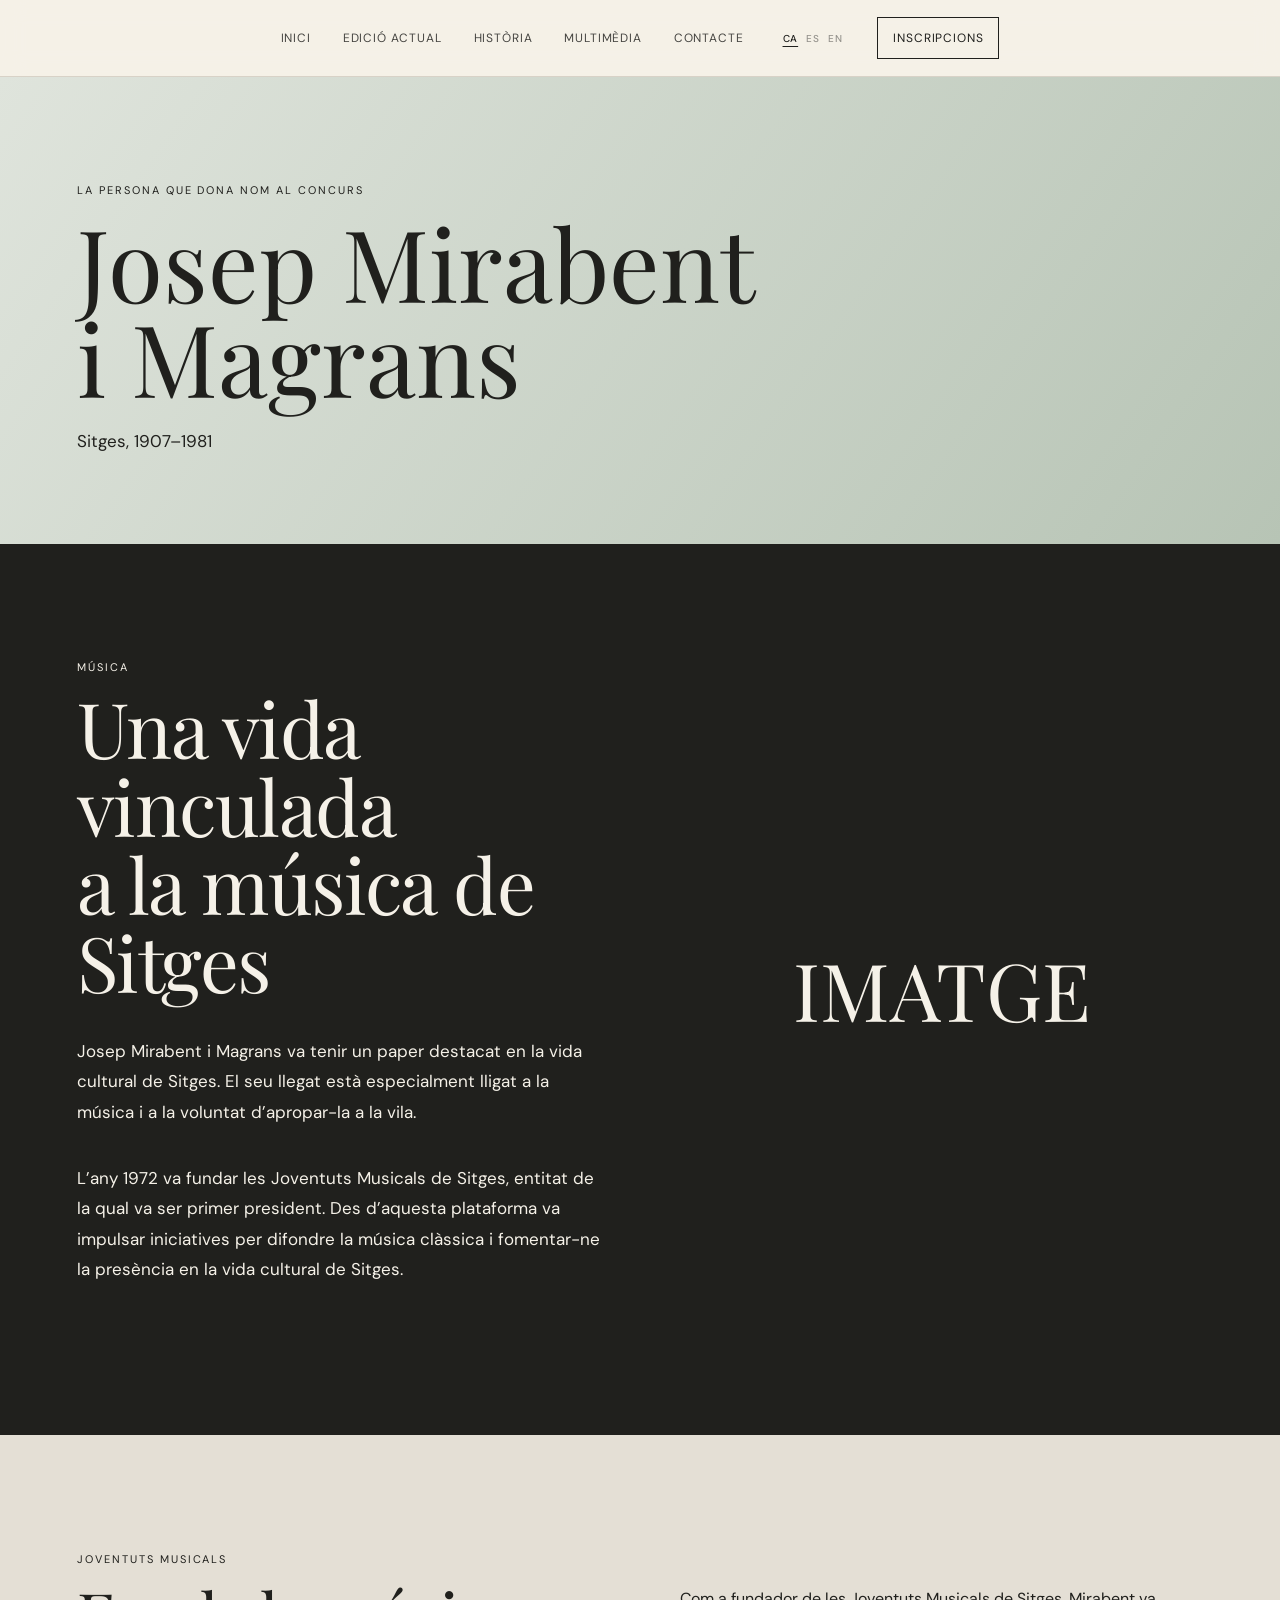
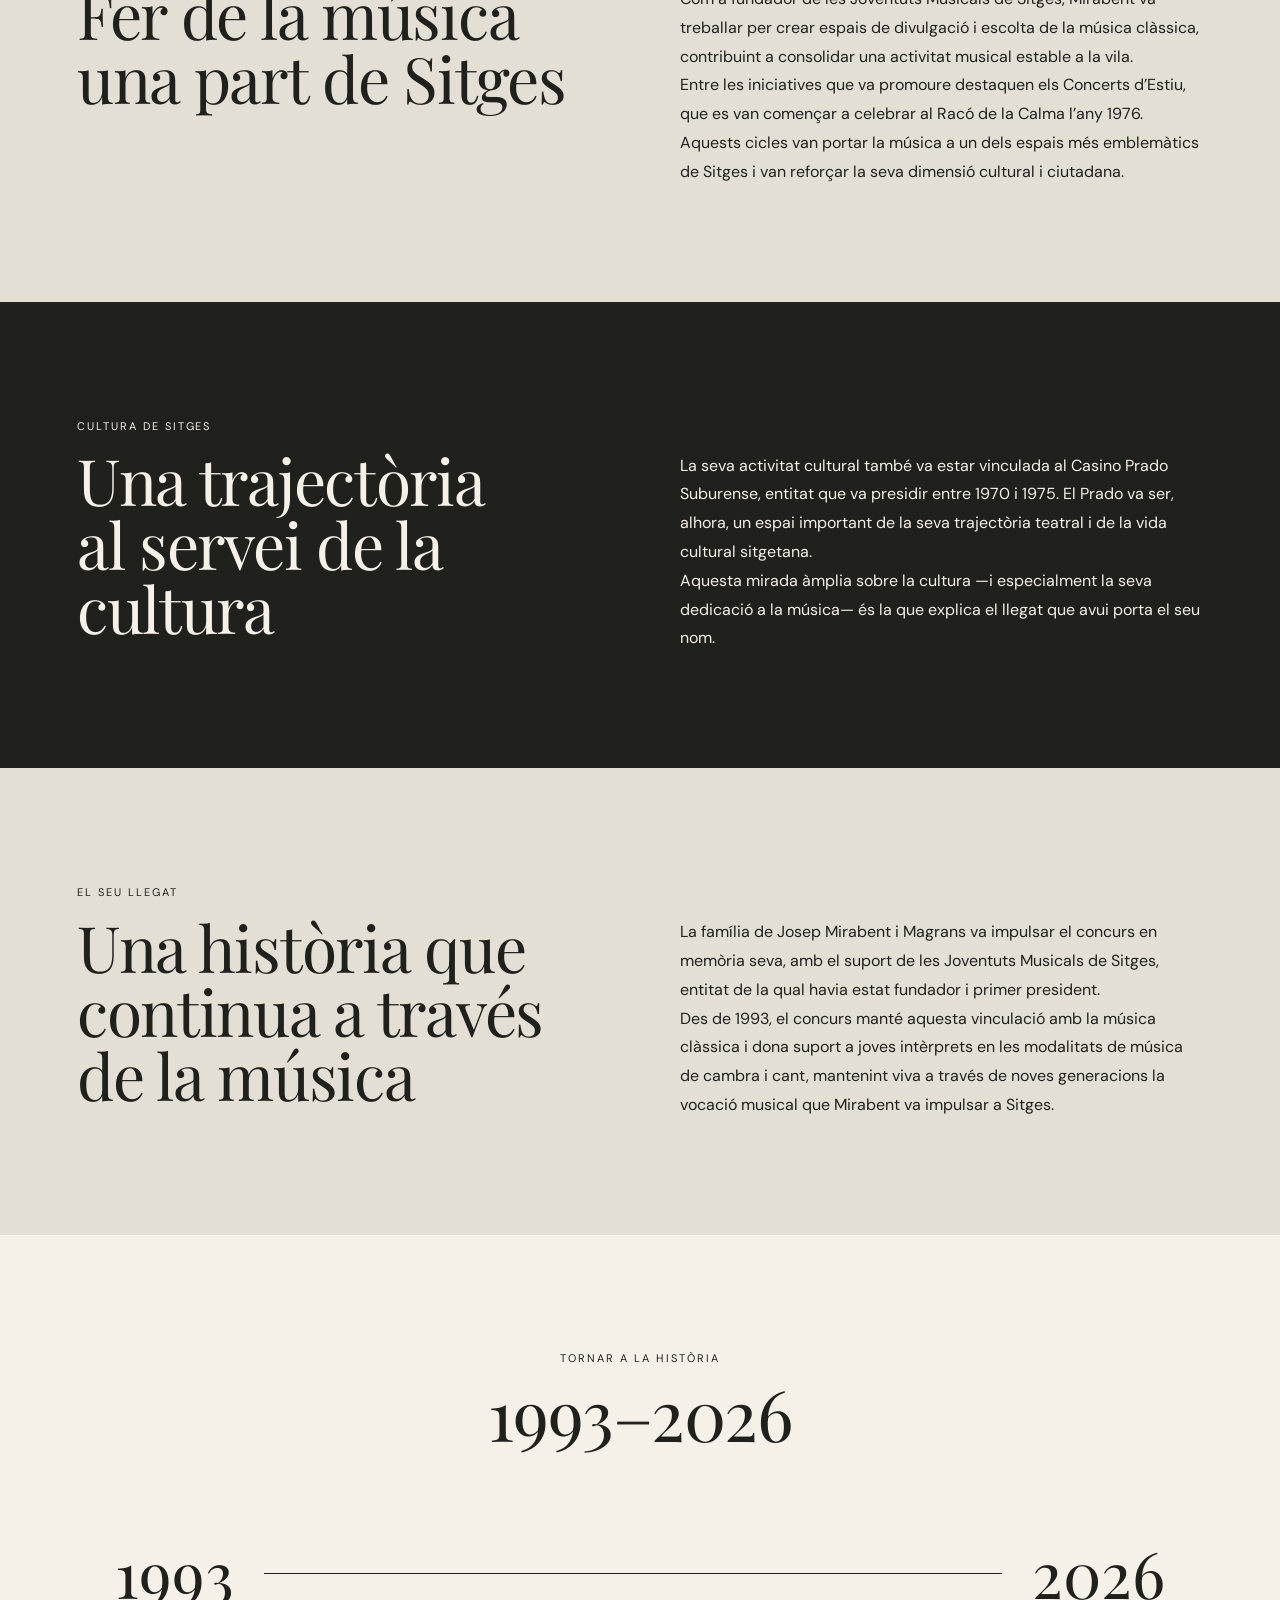
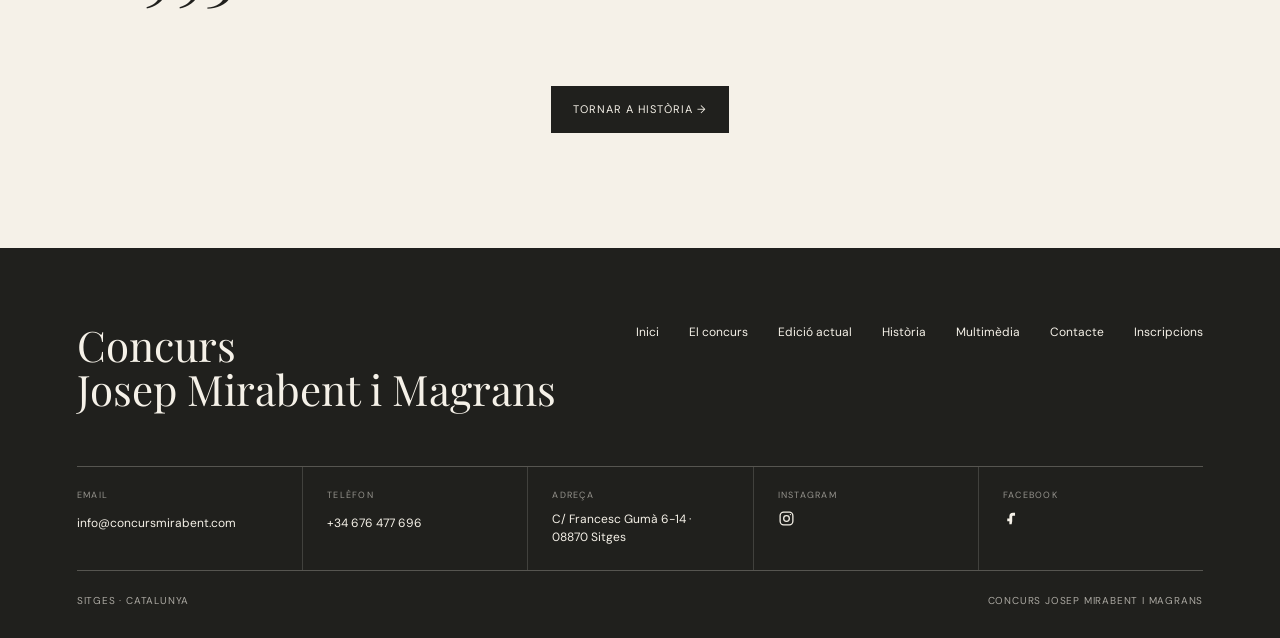
<file: historia/josep-mirabent-i-magrans.html>
<!doctype html><html lang="ca"><head><meta charset="UTF-8"><meta name="viewport" content="width=device-width, initial-scale=1.0"><meta name="description" content="Josep Mirabent i Magrans i la seva vinculació amb la música i la cultura de Sitges."><title>Josep Mirabent i Magrans — Concurs Josep Mirabent i Magrans</title><link rel="preconnect" href="https://fonts.googleapis.com"><link rel="preconnect" href="https://fonts.gstatic.com" crossorigin><link href="https://fonts.googleapis.com/css2?family=DM+Sans:wght@400;500;600&family=Playfair+Display:wght@400;500;600&display=swap" rel="stylesheet"><link rel="stylesheet" href="../css/style.css"></head><body><header class="site-header" id="site-header"><nav class="nav container" aria-label="Navegació principal"><button class="menu-toggle" aria-label="Obrir menú" aria-expanded="false">☰</button><div class="nav-links"><a href="../index.html">Inici</a><a href="../el-concurs.html">El concurs</a><a href="../edicio.html">Edició actual</a><a href="../historia.html" aria-current="page">Història</a><a href="../multimedia.html">Multimèdia</a><a href="../contacte.html">Contacte</a><a class="nav-cta" href="../inscripcions.html">Inscripcions</a></div></nav></header><main><section class="page-hero"><div class="container"><p class="section-label">La persona que dona nom al concurs</p><h1>Josep Mirabent<br>i Magrans</h1><p>Sitges, 1907–1981</p></div></section><section class="section about"><div class="container about-grid"><div><p class="section-label">Música</p><h2>Una vida vinculada<br>a la música de Sitges</h2><p class="large-text">Josep Mirabent i Magrans va tenir un paper destacat en la vida cultural de Sitges. El seu llegat està especialment lligat a la música i a la voluntat d’apropar-la a la vila.</p><p class="large-text">L’any 1972 va fundar les Joventuts Musicals de Sitges, entitat de la qual va ser primer president. Des d’aquesta plataforma va impulsar iniciatives per difondre la música clàssica i fomentar-ne la presència en la vida cultural de Sitges.</p></div><div class="about-mark image-slot" aria-label="Espai reservat per a una imatge històrica"><span>IMATGE</span></div></div></section><section class="section detail-section light"><div class="container detail-grid"><div><p class="section-label">Joventuts Musicals</p><h2>Fer de la música<br>una part de Sitges</h2></div><div><p>Com a fundador de les Joventuts Musicals de Sitges, Mirabent va treballar per crear espais de divulgació i escolta de la música clàssica, contribuint a consolidar una activitat musical estable a la vila.</p><p>Entre les iniciatives que va promoure destaquen els Concerts d’Estiu, que es van començar a celebrar al Racó de la Calma l’any 1976. Aquests cicles van portar la música a un dels espais més emblemàtics de Sitges i van reforçar la seva dimensió cultural i ciutadana.</p></div></div></section><section class="section detail-section"><div class="container detail-grid"><div><p class="section-label">Cultura de Sitges</p><h2>Una trajectòria<br>al servei de la cultura</h2></div><div><p>La seva activitat cultural també va estar vinculada al Casino Prado Suburense, entitat que va presidir entre 1970 i 1975. El Prado va ser, alhora, un espai important de la seva trajectòria teatral i de la vida cultural sitgetana.</p><p>Aquesta mirada àmplia sobre la cultura —i especialment la seva dedicació a la música— és la que explica el llegat que avui porta el seu nom.</p></div></div></section><section class="section detail-section light"><div class="container detail-grid"><div><p class="section-label">El seu llegat</p><h2>Una història que<br>continua a través de la música</h2></div><div><p>La família de Josep Mirabent i Magrans va impulsar el concurs en memòria seva, amb el suport de les Joventuts Musicals de Sitges, entitat de la qual havia estat fundador i primer president.</p><p>Des de 1993, el concurs manté aquesta vinculació amb la música clàssica i dona suport a joves intèrprets en les modalitats de música de cambra i cant, mantenint viva a través de noves generacions la vocació musical que Mirabent va impulsar a Sitges.</p></div></div></section><section class="section history"><div class="container history-inner"><p class="section-label">Tornar a la història</p><h2>1993–2026</h2><div class="timeline"><span>1993</span><i></i><span>2026</span></div><a class="button button-dark section-button" href="../historia.html">Tornar a Història →</a></div></section></main><footer class="footer"><div class="container footer-top"><div><h2>Concurs<br>Josep Mirabent i Magrans</h2></div><div class="footer-links"><a href="../index.html">Inici</a><a href="../el-concurs.html">El concurs</a><a href="../edicio.html">Edició actual</a><a href="../historia.html">Història</a><a href="../multimedia.html">Multimèdia</a><a href="../contacte.html">Contacte</a><a href="../inscripcions.html">Inscripcions</a></div></div><div class="container footer-contact"><div><span>Email</span><a href="mailto:info@concursmirabent.com">info@concursmirabent.com</a></div><div><span>Telèfon</span><a href="tel:+34676477696">+34 676 477 696</a></div><div><span>Adreça</span><p>C/ Francesc Gumà 6-14 · 08870 Sitges</p></div><div><span>Instagram</span><a href="https://www.instagram.com/concurs_mirabent_magrans/">Instagram</a></div><div><span>Facebook</span><a href="https://www.facebook.com/concursjmm/">Facebook</a></div></div><div class="container footer-bottom"><span>Sitges · Catalunya</span><span>Concurs Josep Mirabent i Magrans</span></div></footer><script src="../js/script.js"></script></body></html>
</file>
<file: css/style.css>
*{box-sizing:border-box;margin:0;padding:0}html{scroll-behavior:smooth}body{font-family:'DM Sans',Arial,sans-serif;background:#f5f1e8;color:#20201d;line-height:1.5}a{text-decoration:none;color:inherit}.container{width:min(1180px,88vw);margin:auto}.site-header{position:sticky;top:0;z-index:100;background:rgba(245,241,232,.96);backdrop-filter:blur(12px);border-bottom:1px solid #d8d2c7;transition:box-shadow .25s ease}.site-header.scrolled{box-shadow:0 5px 24px rgba(30,30,25,.08)}.nav{min-height:76px;display:flex;align-items:center;justify-content:center}.site-wordmark{position:absolute;left:6vw;font-family:'Playfair Display',Georgia,serif;font-size:22px;letter-spacing:.04em}.nav-links{display:flex;align-items:center;gap:clamp(16px,2.5vw,34px);font-size:12px;letter-spacing:.07em;text-transform:uppercase}.nav-links a{white-space:nowrap}.nav-links a:not(.nav-cta){opacity:.82}.nav-links a:hover{opacity:1}.nav-cta{border:1px solid #20201d;padding:11px 15px}.menu-toggle{display:none;background:none;border:0;font-size:24px}.hero{min-height:720px;display:flex;align-items:center;background:linear-gradient(125deg,#dfe4dc,#b7c4b5);overflow:hidden;position:relative}.hero:after{content:'';position:absolute;width:760px;height:760px;border:1px solid rgba(255,255,255,.45);border-radius:50%;right:-300px;top:-130px}.hero-inner{position:relative;z-index:1;padding:100px 0}.eyebrow,.section-label,.card-label{font-size:11px;letter-spacing:.18em;text-transform:uppercase}.eyebrow{margin-bottom:25px}.hero h1{font-family:'Playfair Display',Georgia,serif;font-weight:400;font-size:clamp(48px,6.2vw,88px);line-height:.98;letter-spacing:-.025em;max-width:1100px}.hero-subtitle{font-size:18px;margin-top:32px;max-width:550px}.hero-edition{margin-top:22px;text-transform:uppercase;letter-spacing:.18em;font-size:11px}.hero-actions{display:flex;gap:12px;flex-wrap:wrap;margin-top:36px}.button{display:inline-block;border:1px solid #20201d;padding:14px 21px;font-size:11px;letter-spacing:.09em;text-transform:uppercase;transition:.2s}.button:hover{background:#20201d;color:#f5f1e8}.button-dark{background:#20201d;color:#f5f1e8}.section-button{margin-top:35px}.section{padding:115px 0}.section-heading{display:flex;justify-content:space-between;align-items:end;gap:50px;margin-bottom:65px}.section h2{font-family:'Playfair Display',Georgia,serif;font-weight:400;font-size:clamp(45px,5.5vw,76px);line-height:1.02;letter-spacing:-.02em;margin-top:12px}.section-intro{max-width:440px;font-size:15px;line-height:1.8}.edition{background:#f5f1e8}.edition-grid{display:grid;grid-template-columns:1fr 1fr;border-top:1px solid #20201d}.edition-card{padding:48px 0;min-height:220px}.edition-card+ .edition-card{border-left:1px solid #20201d;padding-left:55px}.edition-card h3{font-family:'Playfair Display',Georgia,serif;font-size:36px;font-weight:400;margin:25px 0 15px}.about{background:#20201d;color:#f5f1e8}.about-grid{display:grid;grid-template-columns:1fr 1fr;gap:80px;align-items:center}.about h2{font-size:clamp(48px,6vw,82px)}.large-text{max-width:570px;font-size:17px;line-height:1.8;margin:35px 0}.text-link{display:inline-block;border-bottom:1px solid currentColor;padding-bottom:5px;font-size:12px;letter-spacing:.1em;text-transform:uppercase}.about-mark{height:480px;background:#20201d;display:flex;align-items:center;justify-content:center;padding:10px;overflow:hidden}.about-mark img{width:100%;height:100%;object-fit:contain;display:block}.about-mark span{font-family:'Playfair Display',Georgia,serif;font-size:80px}.jury{background:#e4dfd5}.jury-group{margin-top:65px}.jury-group+.jury-group{margin-top:85px}.jury-group h3{font-family:'Playfair Display',Georgia,serif;font-size:35px;font-weight:400;margin-bottom:25px}.jury-grid{display:grid;grid-template-columns:repeat(5,1fr);border-top:1px solid #20201d}.jury-grid article{padding:28px 20px 35px 0;min-height:130px}.jury-grid article+article{border-left:1px solid #20201d;padding-left:20px}.jury-grid span{display:block;font-size:10px;letter-spacing:.15em;margin-bottom:40px}.jury-grid strong{font-family:'Playfair Display',Georgia,serif;font-size:21px;font-weight:400}.history{text-align:center;background:#f5f1e8}.history-inner{max-width:1050px}.timeline{display:flex;align-items:center;gap:30px;margin:75px 0 30px;font-family:'Playfair Display',Georgia,serif;font-size:clamp(34px,5vw,68px)}.timeline i{height:1px;background:#20201d;flex:1}.centered{margin:0 auto}.media{background:#d7ded4}.media-home-gallery{display:block;margin-top:60px}.media-home-grid{display:grid;grid-template-columns:repeat(6,1fr);grid-auto-rows:minmax(150px,1fr);gap:8px}.media-home-photo{aspect-ratio:1/1;overflow:hidden;background:#20201d}.media-home-photo img{width:100%;height:100%;object-fit:cover;display:block;transition:transform .35s ease,filter .35s ease}.media-home-gallery:hover .media-home-photo img{transform:scale(1.03);filter:brightness(.88)}.media-home-photo:nth-child(1){grid-column:span 2}.media-home-photo:nth-child(2){grid-column:span 2}.media-home-photo:nth-child(3){grid-column:span 2}.media-home-photo:nth-child(4){grid-column:2 / span 2}.media-home-photo:nth-child(5){grid-column:4 / span 2}.media-home-link{display:block;margin-top:24px;font-size:11px;letter-spacing:.1em;text-transform:uppercase}.media-home-gallery:hover .media-home-link{text-decoration:underline}.media-grid{display:grid;grid-template-columns:1fr 1fr;gap:2px;margin-top:60px}.media-card{min-height:340px;background:#8c9b8a;padding:32px;display:flex;align-items:end;color:#fff;transition:filter .2s}.media-card+ .media-card{background:#69776a}.media-card:hover{filter:brightness(.9)}.media-card span{font-family:'Playfair Display',Georgia,serif;font-size:40px}.registration{background:#ebe6dc}.registration-inner{display:grid;grid-template-columns:1fr 1fr;gap:80px;align-items:end}.registration-inner p:not(.section-label){max-width:500px;line-height:1.8;margin-bottom:30px}.footer{background:#20201d;color:#f5f1e8;padding:75px 0 30px}.footer-top{display:flex;justify-content:space-between;gap:50px;padding-bottom:55px}.footer h2{font-family:'Playfair Display',Georgia,serif;font-weight:400;font-size:42px;line-height:1.05}.footer-links{display:flex;gap:30px;flex-wrap:wrap;align-content:flex-start;font-size:12px}.footer-contact{display:grid;grid-template-columns:repeat(5,minmax(0,1fr));border-top:1px solid rgba(245,241,232,.25);border-bottom:1px solid rgba(245,241,232,.25)}.footer-contact>div{padding:22px 24px 24px 0;min-width:0}.footer-contact>div+div{border-left:1px solid rgba(245,241,232,.16);padding-left:24px}.footer-contact span{display:block;font-size:9px;letter-spacing:.14em;text-transform:uppercase;opacity:.55;margin-bottom:8px}.footer-contact a,.footer-contact p{font-size:12px;line-height:1.5;word-break:break-word}.footer-contact a:hover{text-decoration:underline}.footer-bottom{border-top:0;padding-top:22px;display:flex;justify-content:space-between;font-size:10px;letter-spacing:.08em;text-transform:uppercase;opacity:.65}.edition-hero{padding:115px 0 100px;background:linear-gradient(125deg,#dfe4dc,#b7c4b5)}.edition-hero h1{font-family:'Playfair Display',Georgia,serif;font-size:clamp(58px,8vw,110px);font-weight:400;line-height:.95;margin:18px 0 25px}.edition-hero p:last-child{font-size:18px;max-width:500px}.current-info{background:#f5f1e8}.info-menu{border-top:1px solid #20201d}.info-item{display:grid;grid-template-columns:70px 1fr 30px;gap:20px;align-items:center;padding:30px 0;border-bottom:1px solid #20201d;transition:padding .2s,background .2s}.info-item:hover{padding-left:18px;padding-right:18px;background:#e9e4da}.info-item>span{font-size:10px;letter-spacing:.15em}.info-item h3{font-family:'Playfair Display',Georgia,serif;font-size:30px;font-weight:400;margin-bottom:5px}.info-item p{font-size:14px;max-width:650px;opacity:.75}.info-item b{font-size:22px;font-weight:400}.detail-section{background:#20201d;color:#f5f1e8}.detail-section.light{background:#e4dfd5;color:#20201d}.detail-grid{display:grid;grid-template-columns:1fr 1fr;gap:80px}.detail-grid h2{font-family:'Playfair Display',Georgia,serif;font-size:clamp(46px,5vw,72px);font-weight:400;line-height:1}.detail-grid>div:last-child{padding-top:35px;max-width:560px}.detail-grid p{line-height:1.8}.detail-grid .button{margin-top:30px}.disabled{opacity:.55;pointer-events:none}.facts{border-top:1px solid currentColor}.facts p{display:flex;justify-content:space-between;gap:30px;padding:17px 0;border-bottom:1px solid currentColor}.facts span{opacity:.7}.page-jury{margin-top:45px}.page-jury+.page-jury{margin-top:55px}.muted{margin-top:25px;opacity:.65}.page-hero{padding:105px 0 90px;background:linear-gradient(125deg,#dfe4dc,#b7c4b5)}.page-hero h1{font-family:'Playfair Display',Georgia,serif;font-weight:400;font-size:clamp(55px,8vw,100px);line-height:.95;margin:15px 0 25px}.page-hero p:last-child{font-size:17px;max-width:650px}.form-section{background:#f5f1e8}.form-layout{display:grid;grid-template-columns:.8fr 1.2fr;gap:100px;align-items:start}.form-note{max-width:470px;margin-top:30px;line-height:1.8}.registration-form{border-top:1px solid #20201d;padding-top:30px;display:flex;flex-direction:column;gap:22px}.registration-form label{display:flex;flex-direction:column;gap:8px;font-size:11px;letter-spacing:.09em;text-transform:uppercase}.registration-form input:not([type=checkbox]){font:inherit;font-size:15px;letter-spacing:normal;text-transform:none;background:transparent;border:0;border-bottom:1px solid #8e897f;padding:10px 2px;outline:none;border-radius:0}.registration-form input:focus{border-bottom-color:#20201d}.form-row{display:grid;grid-template-columns:1fr 1fr;gap:25px}.registration-form .consent{flex-direction:row;align-items:flex-start;text-transform:none;letter-spacing:normal;font-size:12px;line-height:1.5}.registration-form .consent input{margin-top:3px;accent-color:#20201d}.form-disclaimer{font-size:10px;line-height:1.6;opacity:.65;max-width:600px}.registration-form .button{align-self:flex-start;cursor:pointer}.footer-social svg,.contact-detail svg{width:17px;height:17px;display:block;flex:0 0 17px}.footer-social a,.contact-detail a[aria-label="Instagram"],.contact-detail a[aria-label="Facebook"]{display:inline-flex;align-items:center;width:max-content;height:17px;line-height:0}.contact-page .contact-grid{display:grid;grid-template-columns:1fr 1fr;gap:80px;align-items:start}.contact-details{display:grid;grid-template-columns:repeat(3,1fr);border-top:1px solid #20201d;border-left:1px solid #20201d}.contact-detail{padding:22px 24px;border-right:1px solid #20201d;border-bottom:1px solid #20201d;min-height:110px}.contact-detail span{display:block;font-size:9px;letter-spacing:.14em;text-transform:uppercase;opacity:.55;margin-bottom:10px}.contact-detail>a,.contact-detail>p{font-size:13px;line-height:1.55;word-break:break-word}.contact-detail:nth-child(4),.contact-detail:nth-child(5){min-height:120px}.contact-detail:nth-child(4) a,.contact-detail:nth-child(5) a{height:28px!important;margin-top:4px}.contact-detail:nth-child(4) svg,.contact-detail:nth-child(5) svg{width:28px;height:28px;flex:0 0 28px}.contact-detail:nth-child(4) a:hover,.contact-detail:nth-child(5) a:hover{text-decoration:none;opacity:.72}@media(max-width:850px){.container{width:88vw}.nav{justify-content:flex-end;min-height:65px}.site-wordmark{left:6vw}.nav-links{display:none;position:absolute;top:65px;left:0;right:0;background:#f5f1e8;border-bottom:1px solid #d8d2c7;padding:25px 6vw;flex-direction:column;align-items:stretch;gap:20px}.nav-links.open{display:flex}.menu-toggle{display:block}.hero{min-height:650px}.hero-inner{padding:80px 0}.hero h1{font-size:clamp(45px,12vw,68px)}.section{padding:85px 0}.section-heading{display:block}.section-intro{margin-top:30px}.edition-grid,.about-grid,.media-grid,.registration-inner,.detail-grid,.form-layout{grid-template-columns:1fr}.edition-card+ .edition-card{border-left:0;border-top:1px solid #20201d;padding-left:0}.about-grid{gap:50px}.about-mark{height:350px}.jury-grid{grid-template-columns:1fr 1fr}.jury-grid article+article{border-left:0}.jury-grid article:nth-child(even){border-left:1px solid #20201d;padding-left:20px}.jury-grid article:nth-child(n+3){border-top:1px solid #20201d}.media-card{min-height:260px}.footer-top{display:block}.footer-links{margin-top:40px}.footer-bottom{display:block}.footer-bottom span+span{display:block;margin-top:8px}.footer-contact{grid-template-columns:repeat(2,1fr)}.footer-contact>div+div{border-left:0;padding-left:0}.footer-contact>div:nth-child(even){border-left:1px solid rgba(245,241,232,.16);padding-left:20px}.edition-hero{padding:85px 0}.info-item{grid-template-columns:45px 1fr 20px}.info-item h3{font-size:25px}.detail-grid>div:last-child{padding-top:0}.page-jury{grid-template-columns:1fr 1fr}.form-layout{gap:55px}.form-row{grid-template-columns:1fr}.contact-page .contact-grid{grid-template-columns:1fr;gap:55px}.contact-details{grid-template-columns:repeat(2,1fr)}}@media(max-width:480px){.footer-contact{grid-template-columns:1fr}.footer-contact>div:nth-child(even){border-left:0;padding-left:0;border-top:1px solid rgba(245,241,232,.16)}.media-card{min-height:270px}.media-card span{font-size:38px}.detail-section{padding:85px 0}.hero h1{font-size:44px}.jury-grid,.page-jury{grid-template-columns:1fr}.jury-grid article:nth-child(even){border-left:0;padding-left:0}.jury-grid article{border-top:1px solid #20201d!important}.timeline{gap:12px;font-size:28px}.footer h2{font-size:34px}.info-item{grid-template-columns:35px 1fr 15px}.info-item h3{font-size:23px}.info-item p{font-size:13px}.page-hero{padding:80px 0 70px}.contact-details{grid-template-columns:1fr}.contact-detail:nth-child(4),.contact-detail:nth-child(5){min-height:105px}}

/* Registration page: quiet accordions and aligned document downloads */
.info-item{transition:none}.info-item:hover{padding-left:0;padding-right:0;background:transparent}.info-item>summary{list-style:none;display:grid;grid-template-columns:70px 1fr 30px;gap:20px;align-items:center;cursor:pointer}.info-item>summary::-webkit-details-marker{display:none}.info-item>summary>span{font-size:10px;letter-spacing:.15em}.info-item>summary b{font-size:22px;font-weight:400}.info-item[open]>summary b{transform:none}.info-item[open]>summary p{display:none}.registration-documents{border-top:1px solid currentColor}.document-item{border-bottom:1px solid currentColor}.document-item summary{list-style:none;display:grid;grid-template-columns:50px 1fr 25px;gap:18px;align-items:center;padding:17px 0;cursor:pointer}.document-item summary::-webkit-details-marker{display:none}.document-item summary span{font-size:10px;letter-spacing:.15em;opacity:.7}.document-item summary strong{font-size:14px;font-weight:500;line-height:1.6}.document-item summary b{font-size:22px;font-weight:400;text-align:right}.document-downloads{padding:4px 0 22px 68px}.document-downloads p{font-size:13px;opacity:.72;margin-bottom:14px}.language-links{display:grid;grid-template-columns:repeat(2,minmax(0,1fr));border-top:1px solid rgba(32,32,29,.35)}.language-links a{display:flex;justify-content:space-between;align-items:center;padding:12px 0;border-bottom:1px solid rgba(32,32,29,.35);font-size:12px}.language-links a:nth-child(odd){margin-right:24px}.language-links a span{font-size:9px;letter-spacing:.12em;text-transform:uppercase;opacity:.55}.language-links a:hover{text-decoration:underline}@media(max-width:850px){.info-item>summary{grid-template-columns:45px 1fr 20px}.document-downloads{padding-left:63px}.language-links{grid-template-columns:1fr}.language-links a:nth-child(odd){margin-right:0}}@media(max-width:480px){.info-item>summary{grid-template-columns:35px 1fr 15px}.info-item>summary h3{font-size:23px}.info-item>summary p{font-size:13px}.document-item summary{grid-template-columns:35px 1fr 18px;gap:12px}.document-downloads{padding-left:47px}.document-item summary strong{font-size:13px}}
</file>
<file: css/gallery.css>
.media-gallery-links{display:grid;grid-template-columns:repeat(2,minmax(0,1fr));column-gap:32px;row-gap:64px;margin-top:55px}.media-gallery-card{display:block}.media-gallery-card h3{font-family:'Playfair Display',Georgia,serif;font-size:28px;font-weight:400;margin:0 0 18px}.gallery-photo-placeholder{aspect-ratio:4/3;background:linear-gradient(145deg,#a8b5a5,#738273);display:flex;align-items:center;justify-content:center;color:#f5f1e8;transition:filter .2s,transform .2s;overflow:hidden}.gallery-photo-placeholder span{font-size:10px;letter-spacing:.16em;text-transform:uppercase;opacity:.8}.gallery-photo-image{width:100%;height:100%;display:block;object-fit:cover}.media-gallery-card:hover .gallery-photo-placeholder{filter:brightness(.9);transform:translateY(-3px)}.hemeroteca-gallery-section{padding-top:20px}.hemeroteca-gallery-top{display:flex;align-items:flex-end;justify-content:space-between;gap:30px;margin-bottom:45px}.hemeroteca-gallery-top h2{margin:0}.hemeroteca-page-indicator{font-size:14px;letter-spacing:.08em;color:#667267;white-space:nowrap;padding-bottom:5px}.hemeroteca-gallery{display:grid;grid-template-columns:repeat(2,minmax(0,1fr));gap:28px}.hemeroteca-item{margin:0;background:#f5f1e8;border:1px solid rgba(0,0,0,.08);overflow:hidden}.hemeroteca-item img{display:block;width:100%;height:auto}.hemeroteca-controls{display:flex;justify-content:center;align-items:center;gap:18px;margin-top:48px}.hemeroteca-arrow{width:48px;height:48px;border:1px solid rgba(0,0,0,.2);background:transparent;color:inherit;font:inherit;font-size:22px;cursor:pointer;transition:background .2s,color .2s,opacity .2s}.hemeroteca-arrow:hover:not(:disabled){background:#1d261f;color:#f5f1e8}.hemeroteca-arrow:disabled{opacity:.25;cursor:default}@media(max-width:850px){.media-gallery-links{column-gap:20px;row-gap:45px}.media-gallery-card h3{font-size:23px}.hemeroteca-gallery-top{margin-bottom:35px}.hemeroteca-gallery{gap:20px}}@media(max-width:480px){.media-gallery-links{grid-template-columns:1fr;row-gap:42px}.media-gallery-card h3{font-size:26px}.hemeroteca-gallery-top{align-items:flex-start;flex-direction:column;gap:10px}.hemeroteca-gallery{grid-template-columns:1fr}.hemeroteca-controls{margin-top:35px}}
</file>
